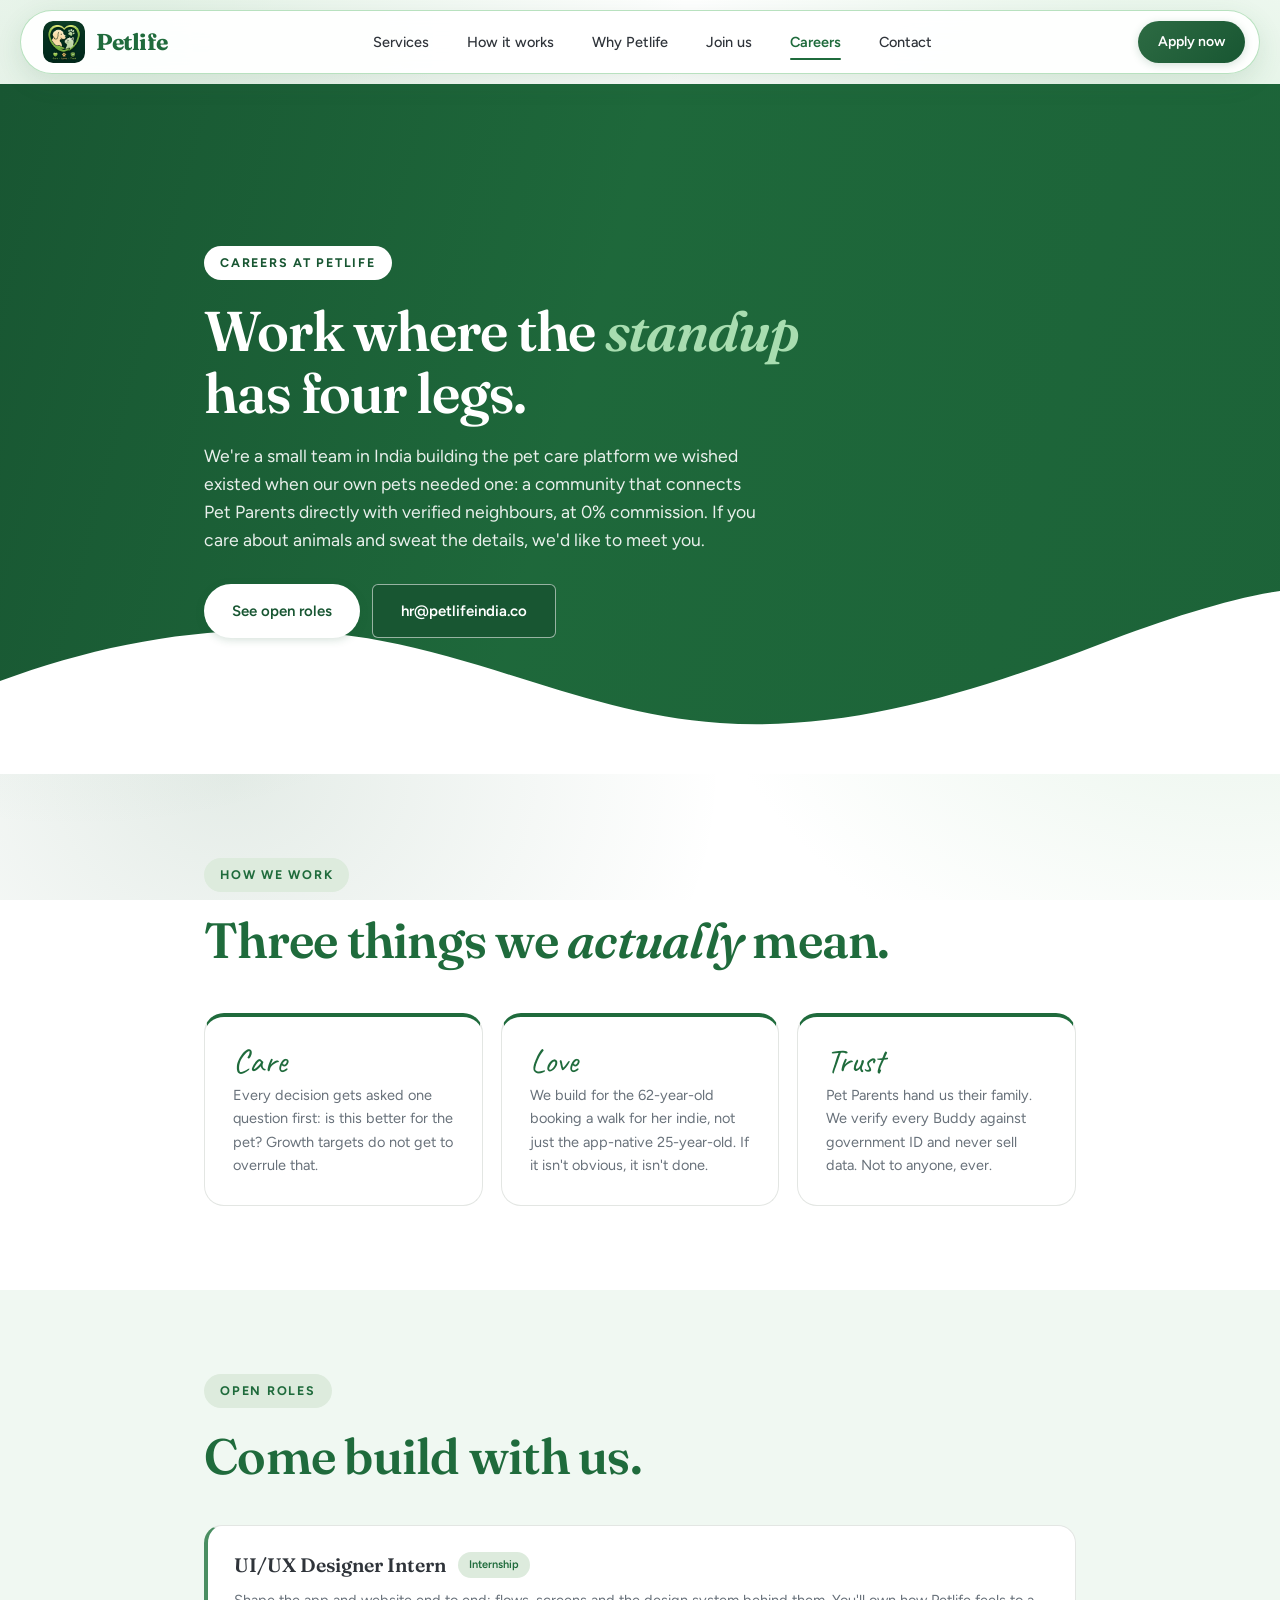
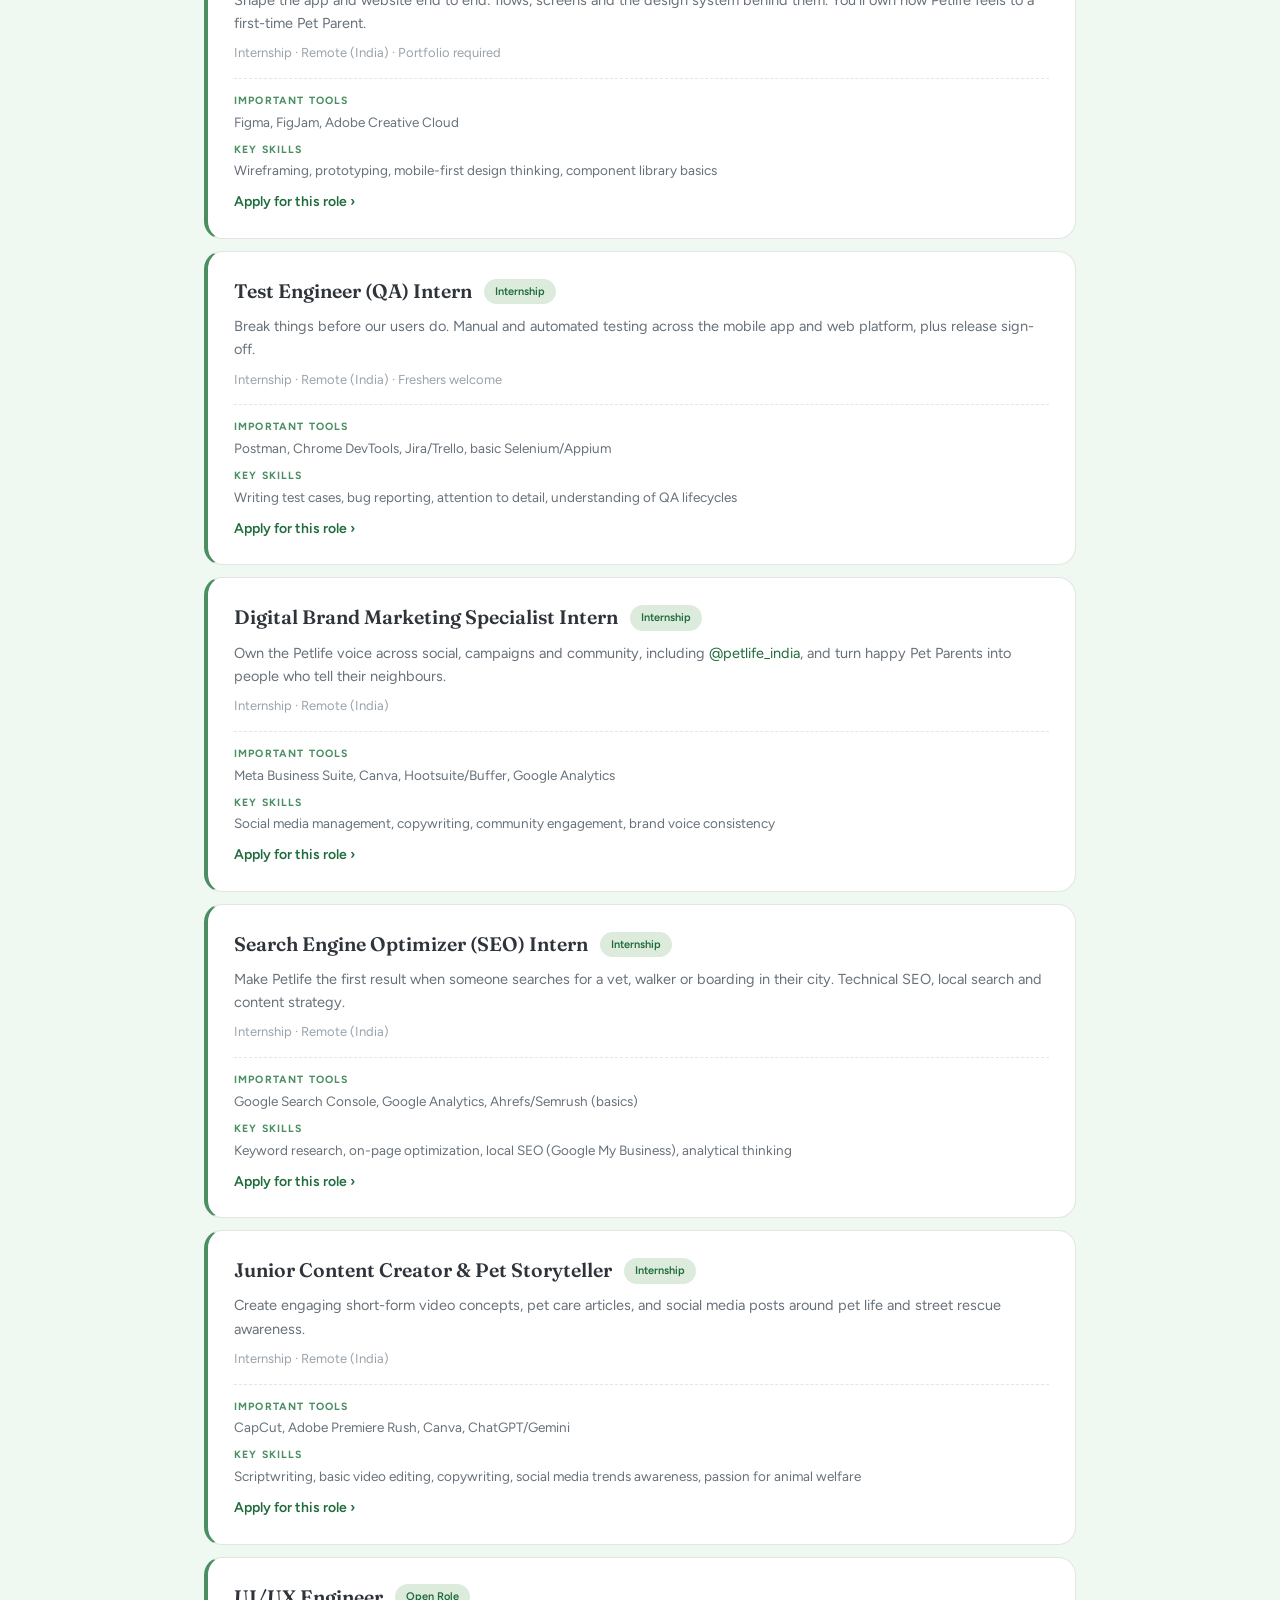
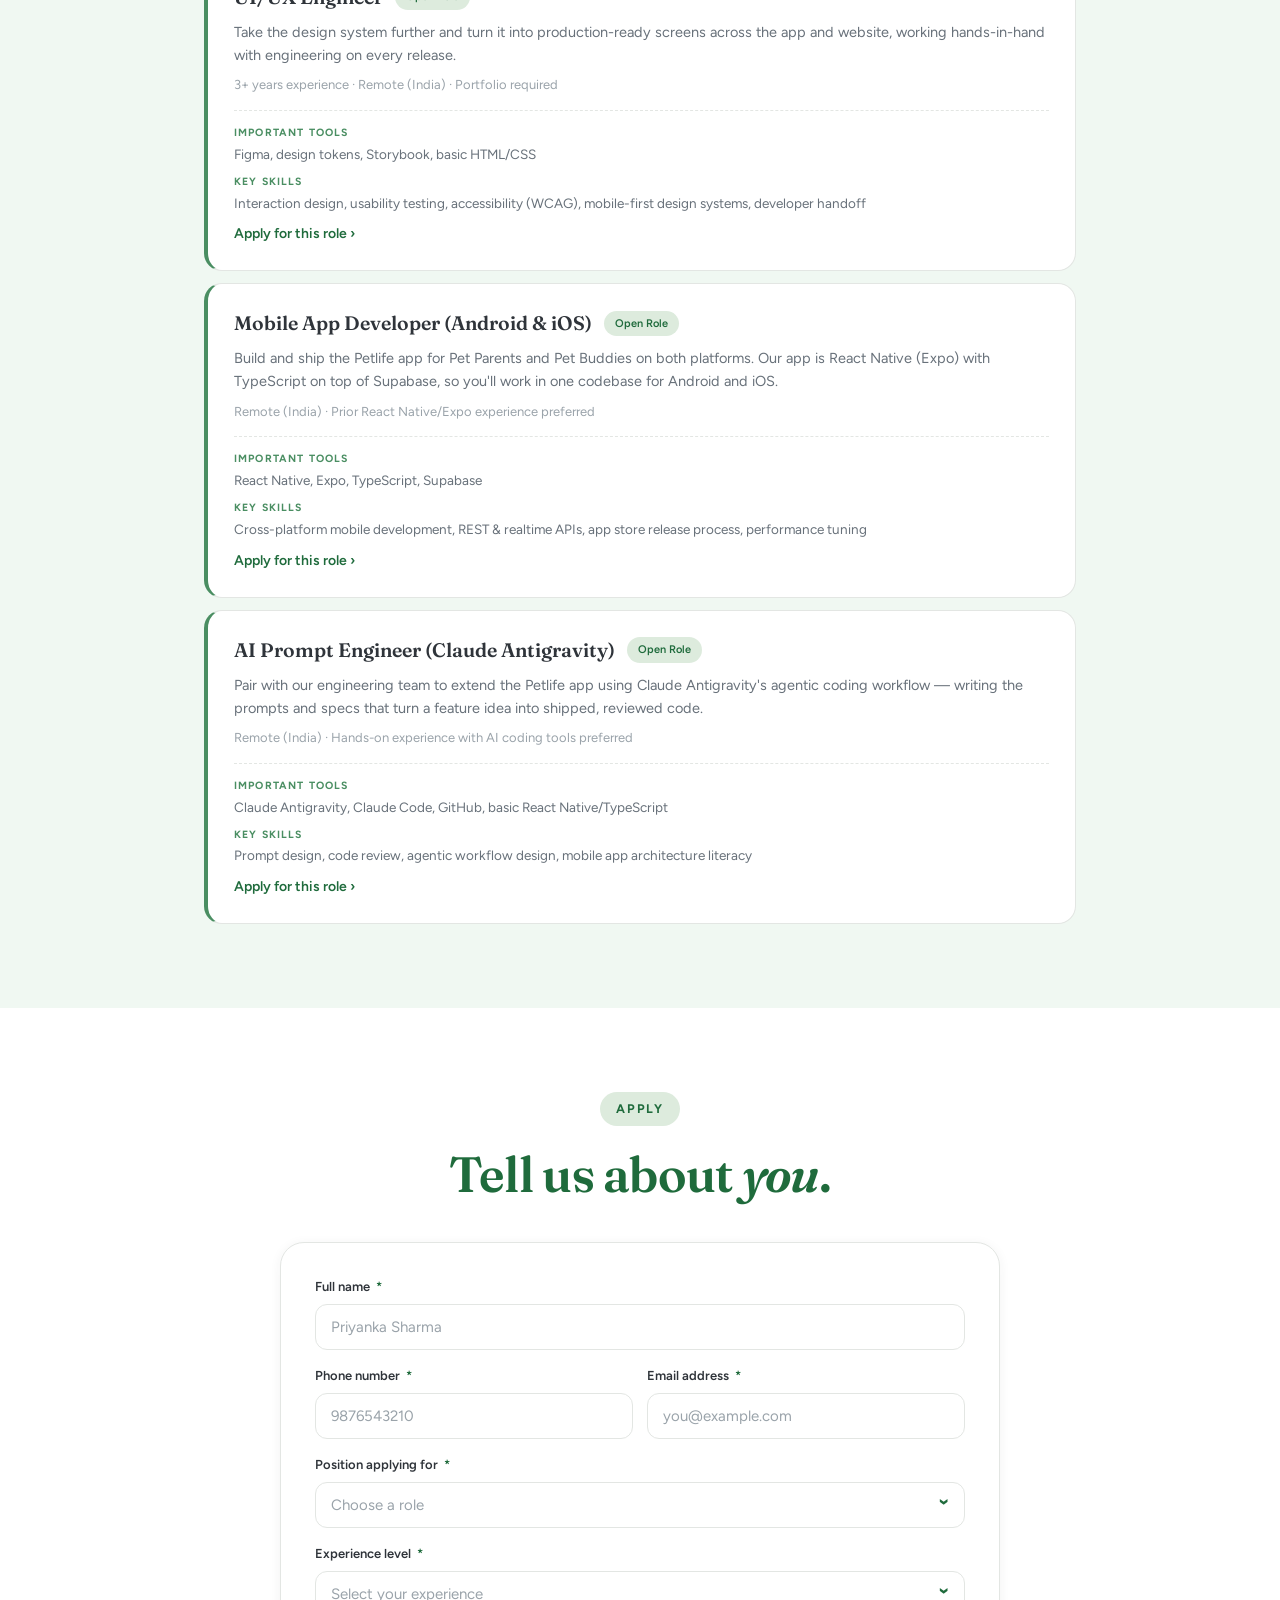
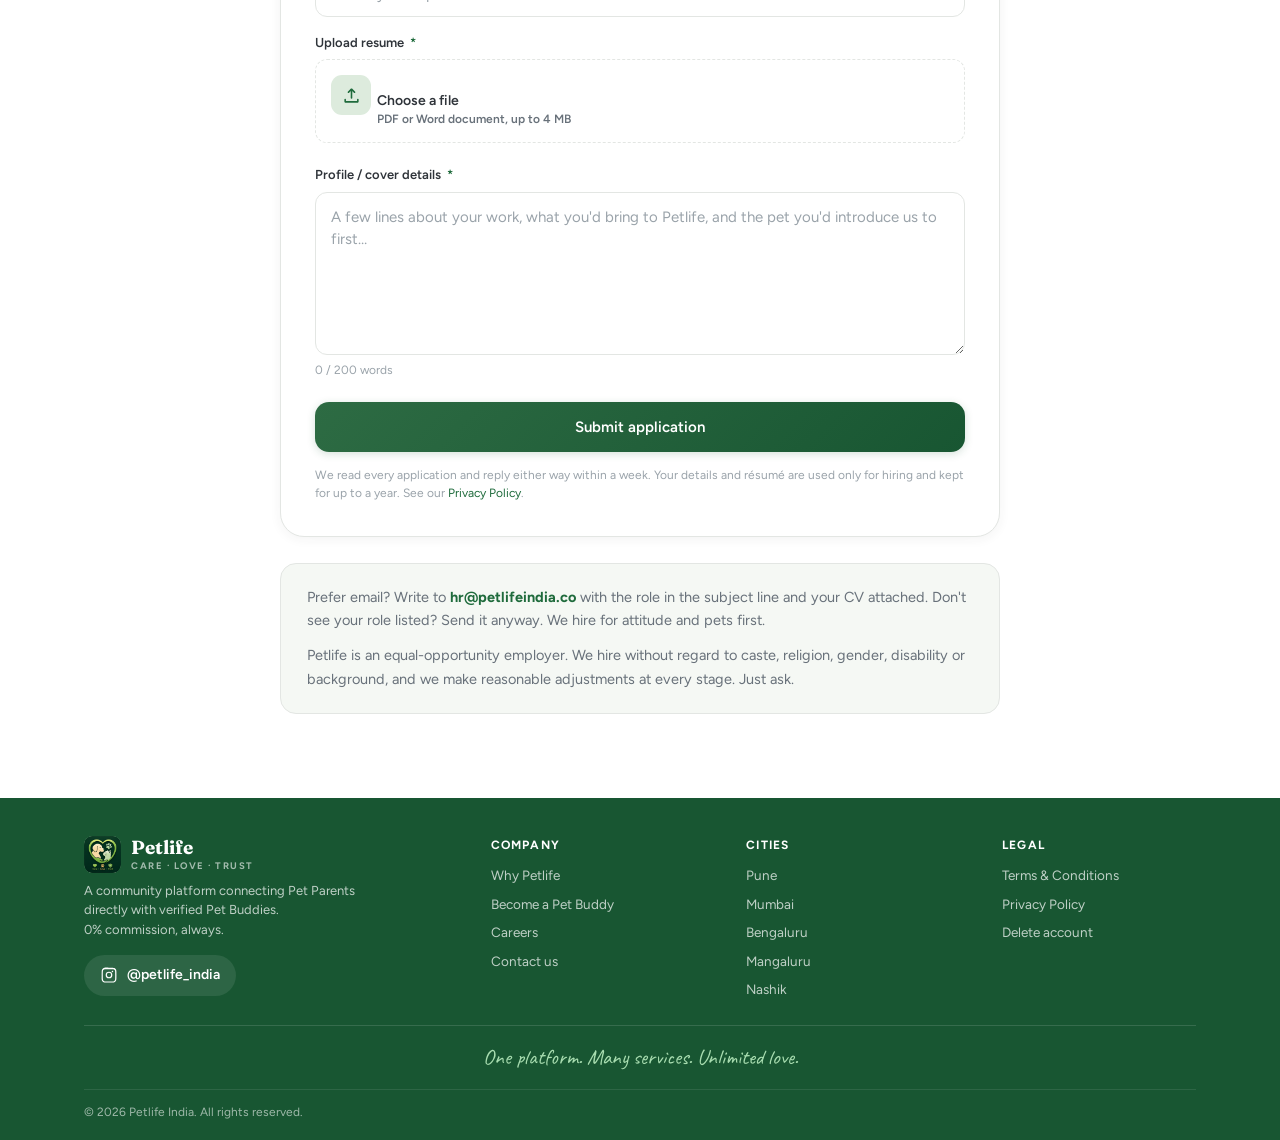
<file: Website/careers.html>
<!DOCTYPE html>
<html lang="en">
<head>
  <meta charset="UTF-8">
  <meta name="viewport" content="width=device-width, initial-scale=1.0">
  <title>Careers at Petlife India | Open Roles &amp; Internships</title>
  <meta name="description" content="Open roles and internships at Petlife: UI/UX, mobile development, AI prompt engineering, QA, marketing, SEO and content. Apply online.">
  <meta name="robots" content="index, follow">
  <link rel="canonical" href="https://petlifeindia.co/careers">
  <meta property="og:site_name" content="Petlife India">
  <meta property="og:title" content="Careers at Petlife India | Open Roles &amp; Internships">
  <meta property="og:description" content="Open roles at Petlife: UI/UX Engineer, Mobile App Developer, AI Prompt Engineer, plus internships in UI/UX Design, QA, Digital Brand Marketing, SEO and Content Creation. Apply in about two minutes.">
  <meta property="og:type" content="website">
  <meta property="og:url" content="https://petlifeindia.co/careers">
  <meta property="og:image" content="https://petlifeindia.co/petlife/logo.png">
  <meta property="og:locale" content="en_IN">
  <meta name="twitter:card" content="summary">
  <meta name="twitter:title" content="Careers at Petlife India | Open Roles &amp; Internships">
  <meta name="twitter:description" content="Open roles at Petlife: UI/UX Engineer, Mobile App Developer, AI Prompt Engineer, plus internships in UI/UX Design, QA, Digital Brand Marketing, SEO and Content Creation. Apply in about two minutes.">
  <meta name="twitter:image" content="https://petlifeindia.co/petlife/logo.png">
  <meta name="theme-color" content="#1F6B3C">
  <link rel="icon" href="/favicon.ico" sizes="any">
  <link rel="icon" type="image/png" sizes="48x48" href="/petlife/favicon-48.png">
  <link rel="icon" type="image/png" sizes="32x32" href="/petlife/favicon-32.png">
  <link rel="icon" type="image/png" sizes="16x16" href="/petlife/favicon-16.png">
  <link rel="apple-touch-icon" sizes="180x180" href="/petlife/apple-touch-icon.png">
  <link rel="manifest" href="/manifest.json">
  <link rel="preconnect" href="https://fonts.googleapis.com">
  <link rel="preconnect" href="https://fonts.gstatic.com" crossorigin>
  <link href="https://fonts.googleapis.com/css2?family=Fraunces:ital,opsz,wght@0,9..144,400;0,9..144,500;0,9..144,600;0,9..144,700;1,9..144,400;1,9..144,600&family=Figtree:wght@400;500;600;700;800&family=Caveat:wght@600;700&display=swap" rel="stylesheet">
  <link rel="stylesheet" href="css/styles.css?v=20261117">
  <!-- Google Jobs eligibility: one JobPosting per open role. Keep validThrough
       current and remove entries as roles close - Google drops expired postings
       and stale ones breach its job-posting policy. -->
  <script type="application/ld+json">
  [
    {
      "@context": "https://schema.org",
      "@type": "JobPosting",
      "title": "UI/UX Designer Intern",
      "description": "<p>Shape the app and website end to end: flows, screens and the design system behind them. You'll own how Petlife feels to a first-time Pet Parent.</p><p><strong>Important tools:</strong> Figma, FigJam, Adobe Creative Cloud</p><p><strong>Key skills:</strong> Wireframing, prototyping, mobile-first design thinking, component library basics</p>",
      "identifier": {
        "@type": "PropertyValue",
        "name": "Petlife",
        "value": "ui_ux_designer"
      },
      "datePosted": "2026-07-28",
      "validThrough": "2027-01-31",
      "employmentType": "INTERN",
      "hiringOrganization": {
        "@type": "Organization",
        "name": "Petlife",
        "sameAs": "https://petlifeindia.co",
        "logo": "https://petlifeindia.co/petlife/logo.png",
        "address": {
          "@type": "PostalAddress",
          "streetAddress": "Plot No. 97, Ulwe",
          "addressLocality": "Navi Mumbai",
          "addressRegion": "Maharashtra",
          "postalCode": "410206",
          "addressCountry": "IN"
        }
      },
      "url": "https://petlifeindia.co/careers",
      "directApply": true,
      "jobLocationType": "TELECOMMUTE",
      "applicantLocationRequirements": {
        "@type": "Country",
        "name": "India"
      },
      "experienceRequirements": "Internship. Portfolio required."
    },
    {
      "@context": "https://schema.org",
      "@type": "JobPosting",
      "title": "Test Engineer (QA) Intern",
      "description": "<p>Break things before our users do. Manual and automated testing across the mobile app and web platform, plus release sign-off. Freshers welcome.</p><p><strong>Important tools:</strong> Postman, Chrome DevTools, Jira/Trello, basic Selenium/Appium</p><p><strong>Key skills:</strong> Writing test cases, bug reporting, attention to detail, understanding of QA lifecycles</p>",
      "identifier": {
        "@type": "PropertyValue",
        "name": "Petlife",
        "value": "test_engineer"
      },
      "datePosted": "2026-07-28",
      "validThrough": "2027-01-31",
      "employmentType": "INTERN",
      "hiringOrganization": {
        "@type": "Organization",
        "name": "Petlife",
        "sameAs": "https://petlifeindia.co",
        "logo": "https://petlifeindia.co/petlife/logo.png",
        "address": {
          "@type": "PostalAddress",
          "streetAddress": "Plot No. 97, Ulwe",
          "addressLocality": "Navi Mumbai",
          "addressRegion": "Maharashtra",
          "postalCode": "410206",
          "addressCountry": "IN"
        }
      },
      "url": "https://petlifeindia.co/careers",
      "directApply": true,
      "jobLocationType": "TELECOMMUTE",
      "applicantLocationRequirements": {
        "@type": "Country",
        "name": "India"
      },
      "experienceRequirements": "Internship. Freshers welcome."
    },
    {
      "@context": "https://schema.org",
      "@type": "JobPosting",
      "title": "Digital Brand Marketing Specialist Intern",
      "description": "<p>Own the Petlife voice across social, campaigns and community, and turn happy Pet Parents into people who tell their neighbours.</p><p><strong>Important tools:</strong> Meta Business Suite, Canva, Hootsuite/Buffer, Google Analytics</p><p><strong>Key skills:</strong> Social media management, copywriting, community engagement, brand voice consistency</p>",
      "identifier": {
        "@type": "PropertyValue",
        "name": "Petlife",
        "value": "digital_brand_marketing"
      },
      "datePosted": "2026-07-28",
      "validThrough": "2027-01-31",
      "employmentType": "INTERN",
      "hiringOrganization": {
        "@type": "Organization",
        "name": "Petlife",
        "sameAs": "https://petlifeindia.co",
        "logo": "https://petlifeindia.co/petlife/logo.png",
        "address": {
          "@type": "PostalAddress",
          "streetAddress": "Plot No. 97, Ulwe",
          "addressLocality": "Navi Mumbai",
          "addressRegion": "Maharashtra",
          "postalCode": "410206",
          "addressCountry": "IN"
        }
      },
      "url": "https://petlifeindia.co/careers",
      "directApply": true,
      "jobLocationType": "TELECOMMUTE",
      "applicantLocationRequirements": {
        "@type": "Country",
        "name": "India"
      },
      "experienceRequirements": "Internship."
    },
    {
      "@context": "https://schema.org",
      "@type": "JobPosting",
      "title": "Search Engine Optimizer (SEO) Intern",
      "description": "<p>Make Petlife the first result when someone searches for a vet, walker or boarding in their city. Technical SEO, local search and content strategy.</p><p><strong>Important tools:</strong> Google Search Console, Google Analytics, Ahrefs/Semrush (basics)</p><p><strong>Key skills:</strong> Keyword research, on-page optimization, local SEO (Google Business Profile), analytical thinking</p>",
      "identifier": {
        "@type": "PropertyValue",
        "name": "Petlife",
        "value": "seo"
      },
      "datePosted": "2026-07-28",
      "validThrough": "2027-01-31",
      "employmentType": "INTERN",
      "hiringOrganization": {
        "@type": "Organization",
        "name": "Petlife",
        "sameAs": "https://petlifeindia.co",
        "logo": "https://petlifeindia.co/petlife/logo.png",
        "address": {
          "@type": "PostalAddress",
          "streetAddress": "Plot No. 97, Ulwe",
          "addressLocality": "Navi Mumbai",
          "addressRegion": "Maharashtra",
          "postalCode": "410206",
          "addressCountry": "IN"
        }
      },
      "url": "https://petlifeindia.co/careers",
      "directApply": true,
      "jobLocationType": "TELECOMMUTE",
      "applicantLocationRequirements": {
        "@type": "Country",
        "name": "India"
      },
      "experienceRequirements": "Internship."
    },
    {
      "@context": "https://schema.org",
      "@type": "JobPosting",
      "title": "Junior Content Creator & Pet Storyteller",
      "description": "<p>Create engaging short-form video concepts, pet care articles, and social media posts around pet life and street rescue awareness.</p><p><strong>Important tools:</strong> CapCut, Adobe Premiere Rush, Canva, ChatGPT/Gemini</p><p><strong>Key skills:</strong> Scriptwriting, basic video editing, copywriting, social media trends awareness, passion for animal welfare</p>",
      "identifier": {
        "@type": "PropertyValue",
        "name": "Petlife",
        "value": "content_creator"
      },
      "datePosted": "2026-07-28",
      "validThrough": "2027-01-31",
      "employmentType": "INTERN",
      "hiringOrganization": {
        "@type": "Organization",
        "name": "Petlife",
        "sameAs": "https://petlifeindia.co",
        "logo": "https://petlifeindia.co/petlife/logo.png",
        "address": {
          "@type": "PostalAddress",
          "streetAddress": "Plot No. 97, Ulwe",
          "addressLocality": "Navi Mumbai",
          "addressRegion": "Maharashtra",
          "postalCode": "410206",
          "addressCountry": "IN"
        }
      },
      "url": "https://petlifeindia.co/careers",
      "directApply": true,
      "jobLocationType": "TELECOMMUTE",
      "applicantLocationRequirements": {
        "@type": "Country",
        "name": "India"
      },
      "experienceRequirements": "Internship."
    },
    {
      "@context": "https://schema.org",
      "@type": "JobPosting",
      "title": "UI/UX Engineer",
      "description": "<p>Take the design system further and turn it into production-ready screens across the app and website, working hands-in-hand with engineering on every release. 3+ years of experience; portfolio required.</p><p><strong>Important tools:</strong> Figma, design tokens, Storybook, basic HTML/CSS</p><p><strong>Key skills:</strong> Interaction design, usability testing, accessibility (WCAG), mobile-first design systems, developer handoff</p>",
      "identifier": {
        "@type": "PropertyValue",
        "name": "Petlife",
        "value": "ui_ux_engineer"
      },
      "datePosted": "2026-07-28",
      "validThrough": "2027-01-31",
      "employmentType": "FULL_TIME",
      "hiringOrganization": {
        "@type": "Organization",
        "name": "Petlife",
        "sameAs": "https://petlifeindia.co",
        "logo": "https://petlifeindia.co/petlife/logo.png",
        "address": {
          "@type": "PostalAddress",
          "streetAddress": "Plot No. 97, Ulwe",
          "addressLocality": "Navi Mumbai",
          "addressRegion": "Maharashtra",
          "postalCode": "410206",
          "addressCountry": "IN"
        }
      },
      "url": "https://petlifeindia.co/careers",
      "directApply": true,
      "jobLocationType": "TELECOMMUTE",
      "applicantLocationRequirements": {
        "@type": "Country",
        "name": "India"
      },
      "experienceRequirements": "3+ years of professional UI/UX experience. Portfolio required."
    },
    {
      "@context": "https://schema.org",
      "@type": "JobPosting",
      "title": "Mobile App Developer (Android & iOS)",
      "description": "<p>Build and ship the Petlife app for Pet Parents and Pet Buddies on both platforms. Our app is React Native (Expo) with TypeScript on top of Supabase, so you'll work in one codebase for Android and iOS. Prior React Native/Expo experience preferred.</p><p><strong>Important tools:</strong> React Native, Expo, TypeScript, Supabase</p><p><strong>Key skills:</strong> Cross-platform mobile development, REST & realtime APIs, app store release process, performance tuning</p>",
      "identifier": {
        "@type": "PropertyValue",
        "name": "Petlife",
        "value": "mobile_developer"
      },
      "datePosted": "2026-07-28",
      "validThrough": "2027-01-31",
      "employmentType": "FULL_TIME",
      "hiringOrganization": {
        "@type": "Organization",
        "name": "Petlife",
        "sameAs": "https://petlifeindia.co",
        "logo": "https://petlifeindia.co/petlife/logo.png",
        "address": {
          "@type": "PostalAddress",
          "streetAddress": "Plot No. 97, Ulwe",
          "addressLocality": "Navi Mumbai",
          "addressRegion": "Maharashtra",
          "postalCode": "410206",
          "addressCountry": "IN"
        }
      },
      "url": "https://petlifeindia.co/careers",
      "directApply": true,
      "jobLocationType": "TELECOMMUTE",
      "applicantLocationRequirements": {
        "@type": "Country",
        "name": "India"
      },
      "experienceRequirements": "Prior React Native / Expo experience preferred."
    },
    {
      "@context": "https://schema.org",
      "@type": "JobPosting",
      "title": "AI Prompt Engineer (Claude Antigravity)",
      "description": "<p>Pair with our engineering team to extend the Petlife app using Claude Antigravity's agentic coding workflow - writing the prompts and specs that turn a feature idea into shipped, reviewed code. Hands-on experience with AI coding tools preferred.</p><p><strong>Important tools:</strong> Claude Antigravity, Claude Code, GitHub, basic React Native/TypeScript</p><p><strong>Key skills:</strong> Prompt design, code review, agentic workflow design, mobile app architecture literacy</p>",
      "identifier": {
        "@type": "PropertyValue",
        "name": "Petlife",
        "value": "prompt_engineer_ai"
      },
      "datePosted": "2026-07-28",
      "validThrough": "2027-01-31",
      "employmentType": "FULL_TIME",
      "hiringOrganization": {
        "@type": "Organization",
        "name": "Petlife",
        "sameAs": "https://petlifeindia.co",
        "logo": "https://petlifeindia.co/petlife/logo.png",
        "address": {
          "@type": "PostalAddress",
          "streetAddress": "Plot No. 97, Ulwe",
          "addressLocality": "Navi Mumbai",
          "addressRegion": "Maharashtra",
          "postalCode": "410206",
          "addressCountry": "IN"
        }
      },
      "url": "https://petlifeindia.co/careers",
      "directApply": true,
      "jobLocationType": "TELECOMMUTE",
      "applicantLocationRequirements": {
        "@type": "Country",
        "name": "India"
      },
      "experienceRequirements": "Hands-on experience with AI coding tools preferred."
    }
  ]
  </script>
</head>
<body>
  <header class="nav is-solid" id="nav">
    <div class="nav__inner">
      <a href="/" class="nav__logo" aria-label="Petlife home">
        <img src="petlife/logo.png" alt="" width="42" height="42">
        <span class="nav__logo-text">Petlife</span>
      </a>
      <nav class="nav__links" id="navLinks" aria-label="Main">
        <a href="/#services">Services</a>
        <a href="/#how">How it works</a>
        <a href="/#why">Why Petlife</a>
        <a href="/#join">Join us</a>
        <a href="/careers" aria-current="page">Careers</a>
        <a href="/#contact">Contact</a>
      </nav>
      <div class="nav__actions">
        <a href="#apply" class="btn btn--primary btn--sm">Apply now</a>
        <button class="nav__burger" id="navBurger" aria-label="Open menu" aria-expanded="false">
          <span></span><span></span><span></span>
        </button>
      </div>
    </div>
  </header>

  <main>

    <!-- ======================= PAGE HERO ======================= -->
    <section class="page-hero page-hero--photo">
      <div class="page-hero__media" aria-hidden="true"></div>
      <svg class="deco__wave" viewBox="0 0 1440 190" preserveAspectRatio="none" fill="currentColor" aria-hidden="true"><path d="M0 96c140-46 286-64 430-40 132 22 244 74 380 82 148 9 292-33 428-79 76-26 148-46 202-53v184H0Z"/></svg>
      <div class="container container--mid">
        <p class="eyebrow reveal">Careers at Petlife</p>
        <h1 class="page-hero__title reveal">Work where the <em>standup</em><br>has four legs.</h1>
        <p class="page-hero__sub reveal">
          We're a small team in India building the pet care platform we wished existed
          when our own pets needed one: a community that connects Pet Parents directly
          with verified neighbours, at 0% commission. If you care about animals and
          sweat the details, we'd like to meet you.
        </p>
        <div class="page-hero__ctas reveal">
          <a href="#roles" class="btn btn--primary">See open roles</a>
          <a href="mailto:hr@petlifeindia.co" class="btn btn--outline">hr@petlifeindia.co</a>
        </div>
      </div>
    </section>

    <!-- ======================= VALUES ======================= -->
    <section class="section section--tight">
      <div class="container container--mid">
        <p class="eyebrow reveal">How we work</p>
        <h2 class="section__title section__title--wide reveal">Three things we <em>actually</em> mean.</h2>

        <div class="values">
          <article class="value reveal">
            <span class="value__word">Care</span>
            <p>Every decision gets asked one question first: is this better for the pet? Growth targets do not get to overrule that.</p>
          </article>
          <article class="value reveal">
            <span class="value__word">Love</span>
            <p>We build for the 62-year-old booking a walk for her indie, not just the app-native 25-year-old. If it isn't obvious, it isn't done.</p>
          </article>
          <article class="value reveal">
            <span class="value__word">Trust</span>
            <p>Pet Parents hand us their family. We verify every Buddy against government ID and never sell data. Not to anyone, ever.</p>
          </article>
        </div>
      </div>
    </section>

    <!-- ======================= OPEN ROLES ======================= -->
    <section class="section section--tight section--surface" id="roles">
      <div class="container container--mid">
        <p class="eyebrow reveal">Open roles</p>
        <h2 class="section__title reveal">Come build with us.</h2>
        <div class="roles reveal">
          <article class="role">
            <div class="role__head">
              <h3>UI/UX Designer Intern</h3>
              <span class="badge badge--green">Internship</span>
            </div>
            <p>Shape the app and website end to end: flows, screens and the design system behind them. You'll own how Petlife feels to a first-time Pet Parent.</p>
            <p class="role__meta">Internship · Remote (India) · Portfolio required</p>
            <dl class="role__specs">
              <div><dt>Important tools</dt><dd>Figma, FigJam, Adobe Creative Cloud</dd></div>
              <div><dt>Key skills</dt><dd>Wireframing, prototyping, mobile-first design thinking, component library basics</dd></div>
            </dl>
            <button type="button" class="role__apply" data-apply="ui_ux_designer">Apply for this role ›</button>
          </article>

          <article class="role">
            <div class="role__head">
              <h3>Test Engineer (QA) Intern</h3>
              <span class="badge badge--green">Internship</span>
            </div>
            <p>Break things before our users do. Manual and automated testing across the mobile app and web platform, plus release sign-off.</p>
            <p class="role__meta">Internship · Remote (India) · Freshers welcome</p>
            <dl class="role__specs">
              <div><dt>Important tools</dt><dd>Postman, Chrome DevTools, Jira/Trello, basic Selenium/Appium</dd></div>
              <div><dt>Key skills</dt><dd>Writing test cases, bug reporting, attention to detail, understanding of QA lifecycles</dd></div>
            </dl>
            <button type="button" class="role__apply" data-apply="test_engineer">Apply for this role ›</button>
          </article>

          <article class="role">
            <div class="role__head">
              <h3>Digital Brand Marketing Specialist Intern</h3>
              <span class="badge badge--green">Internship</span>
            </div>
            <p>Own the Petlife voice across social, campaigns and community, including <a href="https://www.instagram.com/petlife_india" target="_blank" rel="noopener noreferrer">@petlife_india</a>, and turn happy Pet Parents into people who tell their neighbours.</p>
            <p class="role__meta">Internship · Remote (India)</p>
            <dl class="role__specs">
              <div><dt>Important tools</dt><dd>Meta Business Suite, Canva, Hootsuite/Buffer, Google Analytics</dd></div>
              <div><dt>Key skills</dt><dd>Social media management, copywriting, community engagement, brand voice consistency</dd></div>
            </dl>
            <button type="button" class="role__apply" data-apply="digital_brand_marketing">Apply for this role ›</button>
          </article>

          <article class="role">
            <div class="role__head">
              <h3>Search Engine Optimizer (SEO) Intern</h3>
              <span class="badge badge--green">Internship</span>
            </div>
            <p>Make Petlife the first result when someone searches for a vet, walker or boarding in their city. Technical SEO, local search and content strategy.</p>
            <p class="role__meta">Internship · Remote (India)</p>
            <dl class="role__specs">
              <div><dt>Important tools</dt><dd>Google Search Console, Google Analytics, Ahrefs/Semrush (basics)</dd></div>
              <div><dt>Key skills</dt><dd>Keyword research, on-page optimization, local SEO (Google My Business), analytical thinking</dd></div>
            </dl>
            <button type="button" class="role__apply" data-apply="seo">Apply for this role ›</button>
          </article>

          <article class="role">
            <div class="role__head">
              <h3>Junior Content Creator &amp; Pet Storyteller</h3>
              <span class="badge badge--green">Internship</span>
            </div>
            <p>Create engaging short-form video concepts, pet care articles, and social media posts around pet life and street rescue awareness.</p>
            <p class="role__meta">Internship · Remote (India)</p>
            <dl class="role__specs">
              <div><dt>Important tools</dt><dd>CapCut, Adobe Premiere Rush, Canva, ChatGPT/Gemini</dd></div>
              <div><dt>Key skills</dt><dd>Scriptwriting, basic video editing, copywriting, social media trends awareness, passion for animal welfare</dd></div>
            </dl>
            <button type="button" class="role__apply" data-apply="content_creator">Apply for this role ›</button>
          </article>

          <article class="role">
            <div class="role__head">
              <h3>UI/UX Engineer</h3>
              <span class="badge badge--green">Open Role</span>
            </div>
            <p>Take the design system further and turn it into production-ready screens across the app and website, working hands-in-hand with engineering on every release.</p>
            <p class="role__meta">3+ years experience · Remote (India) · Portfolio required</p>
            <dl class="role__specs">
              <div><dt>Important tools</dt><dd>Figma, design tokens, Storybook, basic HTML/CSS</dd></div>
              <div><dt>Key skills</dt><dd>Interaction design, usability testing, accessibility (WCAG), mobile-first design systems, developer handoff</dd></div>
            </dl>
            <button type="button" class="role__apply" data-apply="ui_ux_engineer">Apply for this role ›</button>
          </article>

          <article class="role">
            <div class="role__head">
              <h3>Mobile App Developer (Android &amp; iOS)</h3>
              <span class="badge badge--green">Open Role</span>
            </div>
            <p>Build and ship the Petlife app for Pet Parents and Pet Buddies on both platforms. Our app is React Native (Expo) with TypeScript on top of Supabase, so you'll work in one codebase for Android and iOS.</p>
            <p class="role__meta">Remote (India) · Prior React Native/Expo experience preferred</p>
            <dl class="role__specs">
              <div><dt>Important tools</dt><dd>React Native, Expo, TypeScript, Supabase</dd></div>
              <div><dt>Key skills</dt><dd>Cross-platform mobile development, REST &amp; realtime APIs, app store release process, performance tuning</dd></div>
            </dl>
            <button type="button" class="role__apply" data-apply="mobile_developer">Apply for this role ›</button>
          </article>

          <article class="role">
            <div class="role__head">
              <h3>AI Prompt Engineer (Claude Antigravity)</h3>
              <span class="badge badge--green">Open Role</span>
            </div>
            <p>Pair with our engineering team to extend the Petlife app using Claude Antigravity's agentic coding workflow — writing the prompts and specs that turn a feature idea into shipped, reviewed code.</p>
            <p class="role__meta">Remote (India) · Hands-on experience with AI coding tools preferred</p>
            <dl class="role__specs">
              <div><dt>Important tools</dt><dd>Claude Antigravity, Claude Code, GitHub, basic React Native/TypeScript</dd></div>
              <div><dt>Key skills</dt><dd>Prompt design, code review, agentic workflow design, mobile app architecture literacy</dd></div>
            </dl>
            <button type="button" class="role__apply" data-apply="prompt_engineer_ai">Apply for this role ›</button>
          </article>
        </div>
      </div>
    </section>

    <!-- ======================= APPLICATION FORM ======================= -->
    <section class="section section--tight" id="apply">
      <div class="container">
        <div class="apply-wrap">
          <p class="eyebrow eyebrow--center reveal">Apply</p>
          <h2 class="section__title section__title--center reveal">Tell us about <em>you</em>.</h2>

          <form class="form-card reveal" id="careerForm" novalidate style="margin-top:40px">
            <div class="field">
              <label for="j-name">Full name <span aria-hidden="true">*</span></label>
              <input type="text" id="j-name" name="name" autocomplete="name" required maxlength="80" placeholder="Priyanka Sharma">
              <p class="field__error" data-error-for="j-name"></p>
            </div>

            <div class="field-row">
              <div class="field">
                <label for="j-phone">Phone number <span aria-hidden="true">*</span></label>
                <input type="tel" id="j-phone" name="phone" autocomplete="tel" required maxlength="10" minlength="10" inputmode="numeric" pattern="[0-9]{10}" placeholder="9876543210">
                <p class="field__error" data-error-for="j-phone"></p>
              </div>
              <div class="field">
                <label for="j-email">Email address <span aria-hidden="true">*</span></label>
                <input type="email" id="j-email" name="email" autocomplete="email" required maxlength="80" placeholder="you@example.com">
                <p class="field__error" data-error-for="j-email"></p>
              </div>
            </div>

            <div class="field">
              <label for="j-position">Position applying for <span aria-hidden="true">*</span></label>
              <div class="select-wrap">
                <select id="j-position" name="position" required>
                  <option value="" selected disabled>Choose a role</option>
                  <option value="ui_ux_designer">UI/UX Designer Intern</option>
                  <option value="test_engineer">Test Engineer (QA) Intern</option>
                  <option value="digital_brand_marketing">Digital Brand Marketing Specialist Intern</option>
                  <option value="seo">Search Engine Optimizer (SEO) Intern</option>
                  <option value="content_creator">Junior Content Creator &amp; Pet Storyteller</option>
                  <option value="ui_ux_engineer">UI/UX Engineer</option>
                  <option value="mobile_developer">Mobile App Developer (Android &amp; iOS)</option>
                  <option value="prompt_engineer_ai">AI Prompt Engineer (Claude Antigravity)</option>
                </select>
              </div>
              <p class="field__error" data-error-for="j-position"></p>
            </div>

            <div class="field">
              <label for="j-experience">Experience level <span aria-hidden="true">*</span></label>
              <div class="select-wrap">
                <select id="j-experience" name="experience_level" required>
                  <option value="" selected disabled>Select your experience</option>
                  <option value="fresher">Fresher</option>
                  <option value="lt3">Less than 3 years</option>
                  <option value="3to6">3 to 6 years</option>
                  <option value="6to10">6 to 10 years</option>
                  <option value="10plus">10+ years</option>
                </select>
              </div>
              <p class="field__error" data-error-for="j-experience"></p>
            </div>

            <div class="field">
              <label for="j-resume">Upload resume <span aria-hidden="true">*</span></label>
              <label class="filedrop" id="fileDrop" for="j-resume">
                <span class="filedrop__ico" aria-hidden="true">
                  <svg viewBox="0 0 24 24" width="19" height="19" fill="currentColor"><path d="M12 3a1 1 0 0 1 .7.3l4 4a1 1 0 0 1-1.4 1.4L13 6.4V15a1 1 0 0 1-2 0V6.4L8.7 8.7a1 1 0 0 1-1.4-1.4l4-4A1 1 0 0 1 12 3ZM4 16a1 1 0 0 1 1 1v2h14v-2a1 1 0 1 1 2 0v3a1 1 0 0 1-1 1H4a1 1 0 0 1-1-1v-3a1 1 0 0 1 1-1Z"/></svg>
                </span>
                <span class="filedrop__text">
                  <strong id="fileName">Choose a file</strong>
                  <span id="fileHint">PDF or Word document, up to 4 MB</span>
                </span>
                <input type="file" id="j-resume" name="resume" accept=".pdf,.doc,.docx,application/pdf,application/msword,application/vnd.openxmlformats-officedocument.wordprocessingml.document" required>
              </label>
              <p class="field__error" data-error-for="j-resume"></p>
            </div>

            <div class="field">
              <label for="j-cover">Profile / cover details <span aria-hidden="true">*</span></label>
              <textarea id="j-cover" name="cover_note" rows="6" required placeholder="A few lines about your work, what you'd bring to Petlife, and the pet you'd introduce us to first…"></textarea>
              <p class="field__hint" id="wordCount">0 / 200 words</p>
              <p class="field__error" data-error-for="j-cover"></p>
            </div>

            <input type="text" name="company" class="honeypot" tabindex="-1" autocomplete="off" aria-hidden="true">

            <button type="submit" class="btn btn--primary btn--full">Submit application</button>
            <p class="form-card__status" data-status role="status" aria-live="polite"></p>
            <p class="form-card__fine">We read every application and reply either way within a week. Your details and résumé are used only for hiring and kept for up to a year. See our <a href="/privacy">Privacy Policy</a>.</p>
          </form>

          <div class="apply-note reveal">
            <p>Prefer email? Write to <strong><a href="mailto:hr@petlifeindia.co">hr@petlifeindia.co</a></strong>
              with the role in the subject line and your CV attached. Don't see your role listed?
              Send it anyway. We hire for attitude and pets first.</p>
            <p style="margin-top:12px">Petlife is an equal-opportunity employer. We hire without regard to
              caste, religion, gender, disability or background, and we make reasonable
              adjustments at every stage. Just ask.</p>
          </div>
        </div>
      </div>
    </section>
  </main>

  <!-- ======================= FOOTER ======================= -->
  <footer class="footer">
    <div class="container">
      <div class="footer__top">
        <div class="footer__brand">
          <div class="footer__logo">
            <img src="petlife/logo.png" alt="" width="46" height="46" loading="lazy" decoding="async">
            <span>Petlife<em>Care · Love · Trust</em></span>
          </div>
          <p>A community platform connecting Pet Parents<br>directly with verified Pet Buddies.<br>0% commission, always.</p>
          <div class="footer__social">
            <a href="https://www.instagram.com/petlife_india" target="_blank" rel="noopener noreferrer" aria-label="Petlife on Instagram">
              <svg viewBox="0 0 24 24" width="18" height="18" fill="currentColor" aria-hidden="true"><path d="M12 2.2c3.2 0 3.6 0 4.9.07 1.2.06 1.8.25 2.2.42.6.23 1 .5 1.4.94.44.43.71.84.94 1.4.17.44.36 1.05.42 2.2.06 1.3.07 1.7.07 4.9s0 3.6-.07 4.9c-.06 1.2-.25 1.8-.42 2.2-.23.6-.5 1-.94 1.4-.43.44-.84.71-1.4.94-.44.17-1.05.36-2.2.42-1.3.06-1.7.07-4.9.07s-3.6 0-4.9-.07c-1.2-.06-1.8-.25-2.2-.42-.6-.23-1-.5-1.4-.94-.44-.43-.71-.84-.94-1.4-.17-.44-.36-1.05-.42-2.2C2.2 15.6 2.2 15.2 2.2 12s0-3.6.07-4.9c.06-1.2.25-1.8.42-2.2.23-.6.5-1 .94-1.4.43-.44.84-.71 1.4-.94.44-.17 1.05-.36 2.2-.42C8.4 2.2 8.8 2.2 12 2.2Zm0 1.98c-3.15 0-3.5.01-4.73.07-.94.04-1.4.2-1.72.32-.35.14-.6.3-.86.56-.26.26-.42.5-.56.86-.13.33-.28.78-.32 1.72-.06 1.23-.07 1.58-.07 4.73s.01 3.5.07 4.73c.4.94.2 1.4.32 1.72.14.35.3.6.56.86.26.26.5.42.86.56.33.13.78.28 1.72.32 1.23.06 1.58.07 4.73.07s3.5-.01 4.73-.07c.94-.04 1.4-.2 1.72-.32.35-.14.6-.3.86-.56.26-.26.42-.5.56-.86.13-.33.28-.78.32-1.72.06-1.23.07-1.58.07-4.73s-.01-3.5-.07-4.73c-.04-.94-.2-1.4-.32-1.72a2.3 2.3 0 0 0-.56-.86 2.3 2.3 0 0 0-.86-.56c-.33-.13-.78-.28-1.72-.32-1.23-.06-1.58-.07-4.73-.07Zm0 3.37a4.45 4.45 0 1 1 0 8.9 4.45 4.45 0 0 1 0-8.9Zm0 7.34a2.89 2.89 0 1 0 0-5.78 2.89 2.89 0 0 0 0 5.78Zm5.67-7.54a1.04 1.04 0 1 1-2.08 0 1.04 1.04 0 0 1 2.08 0Z"/></svg>
              <span>@petlife_india</span>
            </a>
          </div>
        </div>
        <nav class="footer__col" aria-label="Company">
          <h4>Company</h4>
          <a href="/#why">Why Petlife</a>
          <a href="/#join">Become a Pet Buddy</a>
          <a href="/careers">Careers</a>
          <a href="/#contact">Contact us</a>
        </nav>
        <nav class="footer__col" aria-label="Cities">
          <h4>Cities</h4>
          <a href="/pet-services/pune">Pune</a>
          <a href="/pet-services/mumbai">Mumbai</a>
          <a href="/pet-services/bangalore">Bengaluru</a>
          <a href="/pet-services/mangaluru">Mangaluru</a>
          <a href="/pet-services/nashik">Nashik</a>
        </nav>
        <nav class="footer__col" aria-label="Legal">
          <h4>Legal</h4>
          <a href="/terms">Terms &amp; Conditions</a>
          <a href="/privacy">Privacy Policy</a>
          <a href="/delete-account">Delete account</a>
        </nav>
      </div>
      <p class="footer__script" aria-hidden="true">One platform. Many services. Unlimited love.</p>


      <div class="footer__bottom">
        <p>&copy; 2026 Petlife India. All rights reserved.</p>
      </div>
    </div>
  </footer>

  <script src="js/config.js?v=20261117"></script>
  <script src="js/main.js?v=20261117"></script>
</body>
</html>
</file>
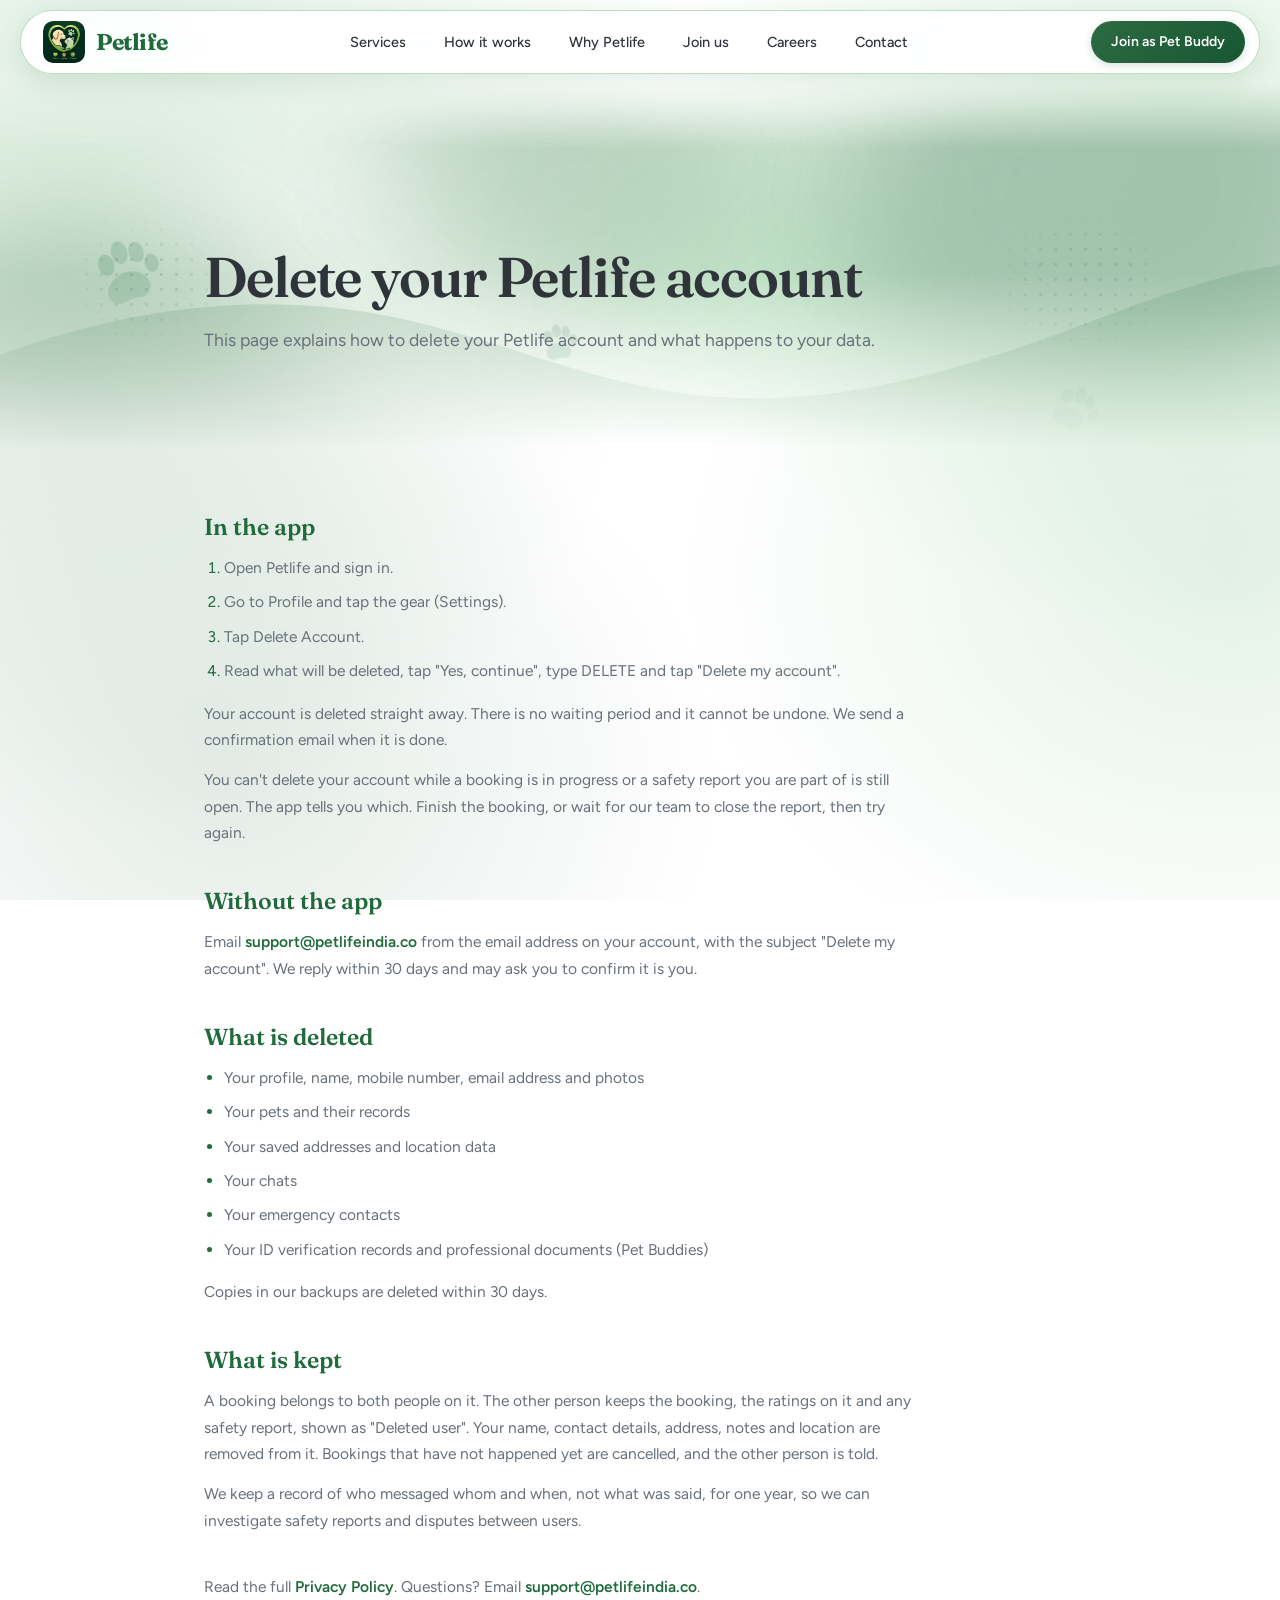
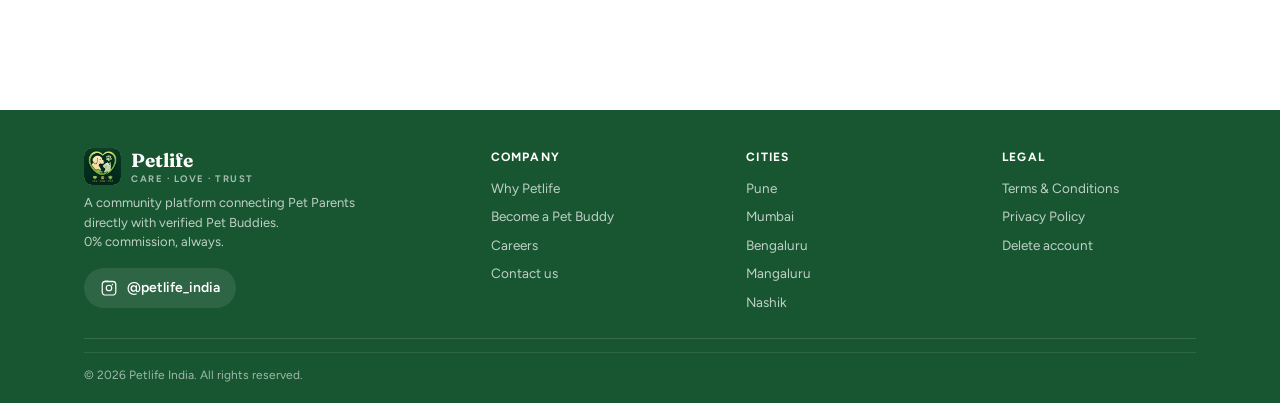
<file: Website/delete-account.html>
<!DOCTYPE html>
<html lang="en">
<head>
  <meta charset="UTF-8">
  <meta name="viewport" content="width=device-width, initial-scale=1.0">
  <title>Delete your Petlife account | Petlife India</title>
  <meta name="description" content="How to delete your Petlife account, in the app or by email, and what is deleted and kept.">
  <meta name="robots" content="index, follow">
  <link rel="canonical" href="https://petlifeindia.co/delete-account">
  <meta property="og:site_name" content="Petlife India">
  <meta property="og:title" content="Delete your Petlife account | Petlife India">
  <meta property="og:type" content="website">
  <meta property="og:url" content="https://petlifeindia.co/delete-account">
  <meta name="twitter:card" content="summary">
  <meta name="twitter:title" content="Delete your Petlife account | Petlife India">
  <meta name="twitter:description" content="How to delete your Petlife account, in the app or by email, and what is deleted and kept.">
  <meta name="twitter:image" content="https://petlifeindia.co/petlife/logo.png">
  <meta name="theme-color" content="#1F6B3C">
  <link rel="icon" href="/favicon.ico" sizes="any">
  <link rel="icon" type="image/png" sizes="48x48" href="/petlife/favicon-48.png">
  <link rel="icon" type="image/png" sizes="32x32" href="/petlife/favicon-32.png">
  <link rel="icon" type="image/png" sizes="16x16" href="/petlife/favicon-16.png">
  <link rel="apple-touch-icon" sizes="180x180" href="/petlife/apple-touch-icon.png">
  <link rel="manifest" href="/manifest.json">
  <link rel="preconnect" href="https://fonts.googleapis.com">
  <link rel="preconnect" href="https://fonts.gstatic.com" crossorigin>
  <link href="https://fonts.googleapis.com/css2?family=Fraunces:ital,opsz,wght@0,9..144,400;0,9..144,500;0,9..144,600;0,9..144,700;1,9..144,400;1,9..144,600&family=Figtree:wght@400;500;600;700;800&family=Caveat:wght@600;700&display=swap" rel="stylesheet">
  <link rel="stylesheet" href="css/styles.css?v=20261117">
</head>
<body>
  <header class="nav is-solid" id="nav">
    <div class="nav__inner">
      <a href="/" class="nav__logo" aria-label="Petlife home">
        <img src="petlife/logo.png" alt="" width="42" height="42">
        <span class="nav__logo-text">Petlife</span>
      </a>
      <nav class="nav__links" id="navLinks" aria-label="Main">
        <a href="/#services">Services</a>
        <a href="/#how">How it works</a>
        <a href="/#why">Why Petlife</a>
        <a href="/#join">Join us</a>
        <a href="/careers">Careers</a>
        <a href="/#contact">Contact</a>
      </nav>
      <div class="nav__actions">
        <a href="/#join" class="btn btn--primary btn--sm">Join as Pet Buddy</a>
        <button class="nav__burger" id="navBurger" aria-label="Open menu" aria-expanded="false">
          <span></span><span></span><span></span>
        </button>
      </div>
    </div>
  </header>

  <main>
    <section class="page-hero">
      <!-- Same decorative layer as the home hero, so every page header shares its greens. -->
      <div class="deco" aria-hidden="true">
        <span class="deco__wash"></span>
        <span class="deco__blob deco__blob--4"></span>
        <span class="deco__blob deco__blob--3"></span>
        <span class="deco__blob deco__blob--5"></span>
        <span class="deco__blob deco__blob--6"></span>
        <span class="deco__blob deco__blob--1"></span>
        <span class="deco__blob deco__blob--2"></span>
        <span class="deco__dots deco__dots--1"></span>
        <span class="deco__dots deco__dots--2"></span>
        <svg class="deco__paw deco__paw--1" viewBox="0 0 64 64" fill="currentColor"><ellipse cx="17" cy="20" rx="7" ry="9.5"/><ellipse cx="31" cy="13" rx="7" ry="10"/><ellipse cx="45" cy="17" rx="6.5" ry="9"/><ellipse cx="55" cy="30" rx="6" ry="8"/><path d="M31 31c8 0 15 5.4 17 12.2 1.9 6.4-2.6 12.3-9.2 12.6-3.9.2-6-1.3-9.5-1.3-3.4 0-5.6 1.6-9.4 1.3-6.6-.5-10.8-6.4-8.8-12.7C13.2 36.3 23 31 31 31Z"/></svg>
        <svg class="deco__paw deco__paw--2" viewBox="0 0 64 64" fill="currentColor"><ellipse cx="17" cy="20" rx="7" ry="9.5"/><ellipse cx="31" cy="13" rx="7" ry="10"/><ellipse cx="45" cy="17" rx="6.5" ry="9"/><ellipse cx="55" cy="30" rx="6" ry="8"/><path d="M31 31c8 0 15 5.4 17 12.2 1.9 6.4-2.6 12.3-9.2 12.6-3.9.2-6-1.3-9.5-1.3-3.4 0-5.6 1.6-9.4 1.3-6.6-.5-10.8-6.4-8.8-12.7C13.2 36.3 23 31 31 31Z"/></svg>
        <svg class="deco__paw deco__paw--3" viewBox="0 0 64 64" fill="currentColor"><ellipse cx="17" cy="20" rx="7" ry="9.5"/><ellipse cx="31" cy="13" rx="7" ry="10"/><ellipse cx="45" cy="17" rx="6.5" ry="9"/><ellipse cx="55" cy="30" rx="6" ry="8"/><path d="M31 31c8 0 15 5.4 17 12.2 1.9 6.4-2.6 12.3-9.2 12.6-3.9.2-6-1.3-9.5-1.3-3.4 0-5.6 1.6-9.4 1.3-6.6-.5-10.8-6.4-8.8-12.7C13.2 36.3 23 31 31 31Z"/></svg>
      </div>
      <svg class="deco__wave" viewBox="0 0 1440 190" preserveAspectRatio="none" fill="currentColor" aria-hidden="true"><path d="M0 96c140-46 286-64 430-40 132 22 244 74 380 82 148 9 292-33 428-79 76-26 148-46 202-53v184H0Z"/></svg>
      <div class="container container--mid">
        <h1 class="page-hero__title">Delete your Petlife account</h1>
        <p class="page-hero__sub page-hero__sub--wide">
          This page explains how to delete your Petlife account and what happens to your data.
        </p>
      </div>
    </section>

    <section class="legal">
      <div class="container container--mid">
          <div class="legal__body">

            <section id="in-the-app">
              <h2>In the app</h2>
              <ol>
              <li>Open Petlife and sign in.</li>
              <li>Go to Profile and tap the gear (Settings).</li>
              <li>Tap Delete Account.</li>
              <li>Read what will be deleted, tap "Yes, continue", type DELETE and tap "Delete my account".</li>
              </ol>
              <p>Your account is deleted straight away. There is no waiting period and it cannot be undone. We send a confirmation email when it is done.</p>
              <p>You can't delete your account while a booking is in progress or a safety report you are part of is still open. The app tells you which. Finish the booking, or wait for our team to close the report, then try again.</p>
            </section>

            <section id="without-the-app">
              <h2>Without the app</h2>
              <p>Email <a href="mailto:support@petlifeindia.co">support@petlifeindia.co</a> from the email address on your account, with the subject "Delete my account". We reply within 30 days and may ask you to confirm it is you.</p>
            </section>

            <section id="what-is-deleted">
              <h2>What is deleted</h2>
              <ul>
              <li>Your profile, name, mobile number, email address and photos</li>
              <li>Your pets and their records</li>
              <li>Your saved addresses and location data</li>
              <li>Your chats</li>
              <li>Your emergency contacts</li>
              <li>Your ID verification records and professional documents (Pet Buddies)</li>
              </ul>
              <p>Copies in our backups are deleted within 30 days.</p>
            </section>

            <section id="what-is-kept">
              <h2>What is kept</h2>
              <p>A booking belongs to both people on it. The other person keeps the booking, the ratings on it and any safety report, shown as "Deleted user". Your name, contact details, address, notes and location are removed from it. Bookings that have not happened yet are cancelled, and the other person is told.</p>
              <p>We keep a record of who messaged whom and when, not what was said, for one year, so we can investigate safety reports and disputes between users.</p>
            </section>

            <p>Read the full <a href="/privacy">Privacy Policy</a>. Questions? Email <a href="mailto:support@petlifeindia.co">support@petlifeindia.co</a>.</p>

          </div>
      </div>
    </section>
  </main>

  <footer class="footer">
    <div class="container">
      <div class="footer__top">
        <div class="footer__brand">
          <div class="footer__logo">
            <img src="petlife/logo.png" alt="" width="46" height="46" loading="lazy" decoding="async">
            <span>Petlife<em>Care · Love · Trust</em></span>
          </div>
          <p>A community platform connecting Pet Parents<br>directly with verified Pet Buddies.<br>0% commission, always.</p>
          <div class="footer__social">
            <a href="https://www.instagram.com/petlife_india" target="_blank" rel="noopener noreferrer" aria-label="Petlife on Instagram">
              <svg viewBox="0 0 24 24" width="18" height="18" fill="currentColor" aria-hidden="true"><path d="M12 2.2c3.2 0 3.6 0 4.9.07 1.2.06 1.8.25 2.2.42.6.23 1 .5 1.4.94.44.43.71.84.94 1.4.17.44.36 1.05.42 2.2.06 1.3.07 1.7.07 4.9s0 3.6-.07 4.9c-.06 1.2-.25 1.8-.42 2.2-.23.6-.5 1-.94 1.4-.43.44-.84.71-1.4.94-.44.17-1.05.36-2.2.42-1.3.06-1.7.07-4.9.07s-3.6 0-4.9-.07c-1.2-.06-1.8-.25-2.2-.42-.6-.23-1-.5-1.4-.94-.44-.43-.71-.84-.94-1.4-.17-.44-.36-1.05-.42-2.2C2.2 15.6 2.2 15.2 2.2 12s0-3.6.07-4.9c.06-1.2.25-1.8.42-2.2.23-.6.5-1 .94-1.4.43-.44.84-.71 1.4-.94.44-.17 1.05-.36 2.2-.42C8.4 2.2 8.8 2.2 12 2.2Zm0 1.98c-3.15 0-3.5.01-4.73.07-.94.04-1.4.2-1.72.32-.35.14-.6.3-.86.56-.26.26-.42.5-.56.86-.13.33-.28.78-.32 1.72-.06 1.23-.07 1.58-.07 4.73s.01 3.5.07 4.73c.4.94.2 1.4.32 1.72.14.35.3.6.56.86.26.26.5.42.86.56.33.13.78.28 1.72.32 1.23.06 1.58.07 4.73.07s3.5-.01 4.73-.07c.94-.04 1.4-.2 1.72-.32.35-.14.6-.3.86-.56.26-.26.42-.5.56-.86.13-.33.28-.78.32-1.72.06-1.23.07-1.58.07-4.73s-.01-3.5-.07-4.73c-.04-.94-.2-1.4-.32-1.72a2.3 2.3 0 0 0-.56-.86 2.3 2.3 0 0 0-.86-.56c-.33-.13-.78-.28-1.72-.32-1.23-.06-1.58-.07-4.73-.07Zm0 3.37a4.45 4.45 0 1 1 0 8.9 4.45 4.45 0 0 1 0-8.9Zm0 7.34a2.89 2.89 0 1 0 0-5.78 2.89 2.89 0 0 0 0 5.78Zm5.67-7.54a1.04 1.04 0 1 1-2.08 0 1.04 1.04 0 0 1 2.08 0Z"/></svg>
              <span>@petlife_india</span>
            </a>
          </div>
        </div>
        <nav class="footer__col" aria-label="Company">
          <h4>Company</h4>
          <a href="/#why">Why Petlife</a>
          <a href="/#join">Become a Pet Buddy</a>
          <a href="/careers">Careers</a>
          <a href="/#contact">Contact us</a>
        </nav>
        <nav class="footer__col" aria-label="Cities">
          <h4>Cities</h4>
          <a href="/pet-services/pune">Pune</a>
          <a href="/pet-services/mumbai">Mumbai</a>
          <a href="/pet-services/bangalore">Bengaluru</a>
          <a href="/pet-services/mangaluru">Mangaluru</a>
          <a href="/pet-services/nashik">Nashik</a>
        </nav>
        <nav class="footer__col" aria-label="Legal">
          <h4>Legal</h4>
          <a href="/terms">Terms &amp; Conditions</a>
          <a href="/privacy">Privacy Policy</a>
          <a href="/delete-account" aria-current="page">Delete account</a>
        </nav>
      </div>


      <div class="footer__bottom">
        <p>&copy; 2026 Petlife India. All rights reserved.</p>
      </div>
    </div>
  </footer>

  <script src="js/config.js?v=20261117"></script>
  <script src="js/main.js?v=20261117"></script>
</body>
</html>
</file>
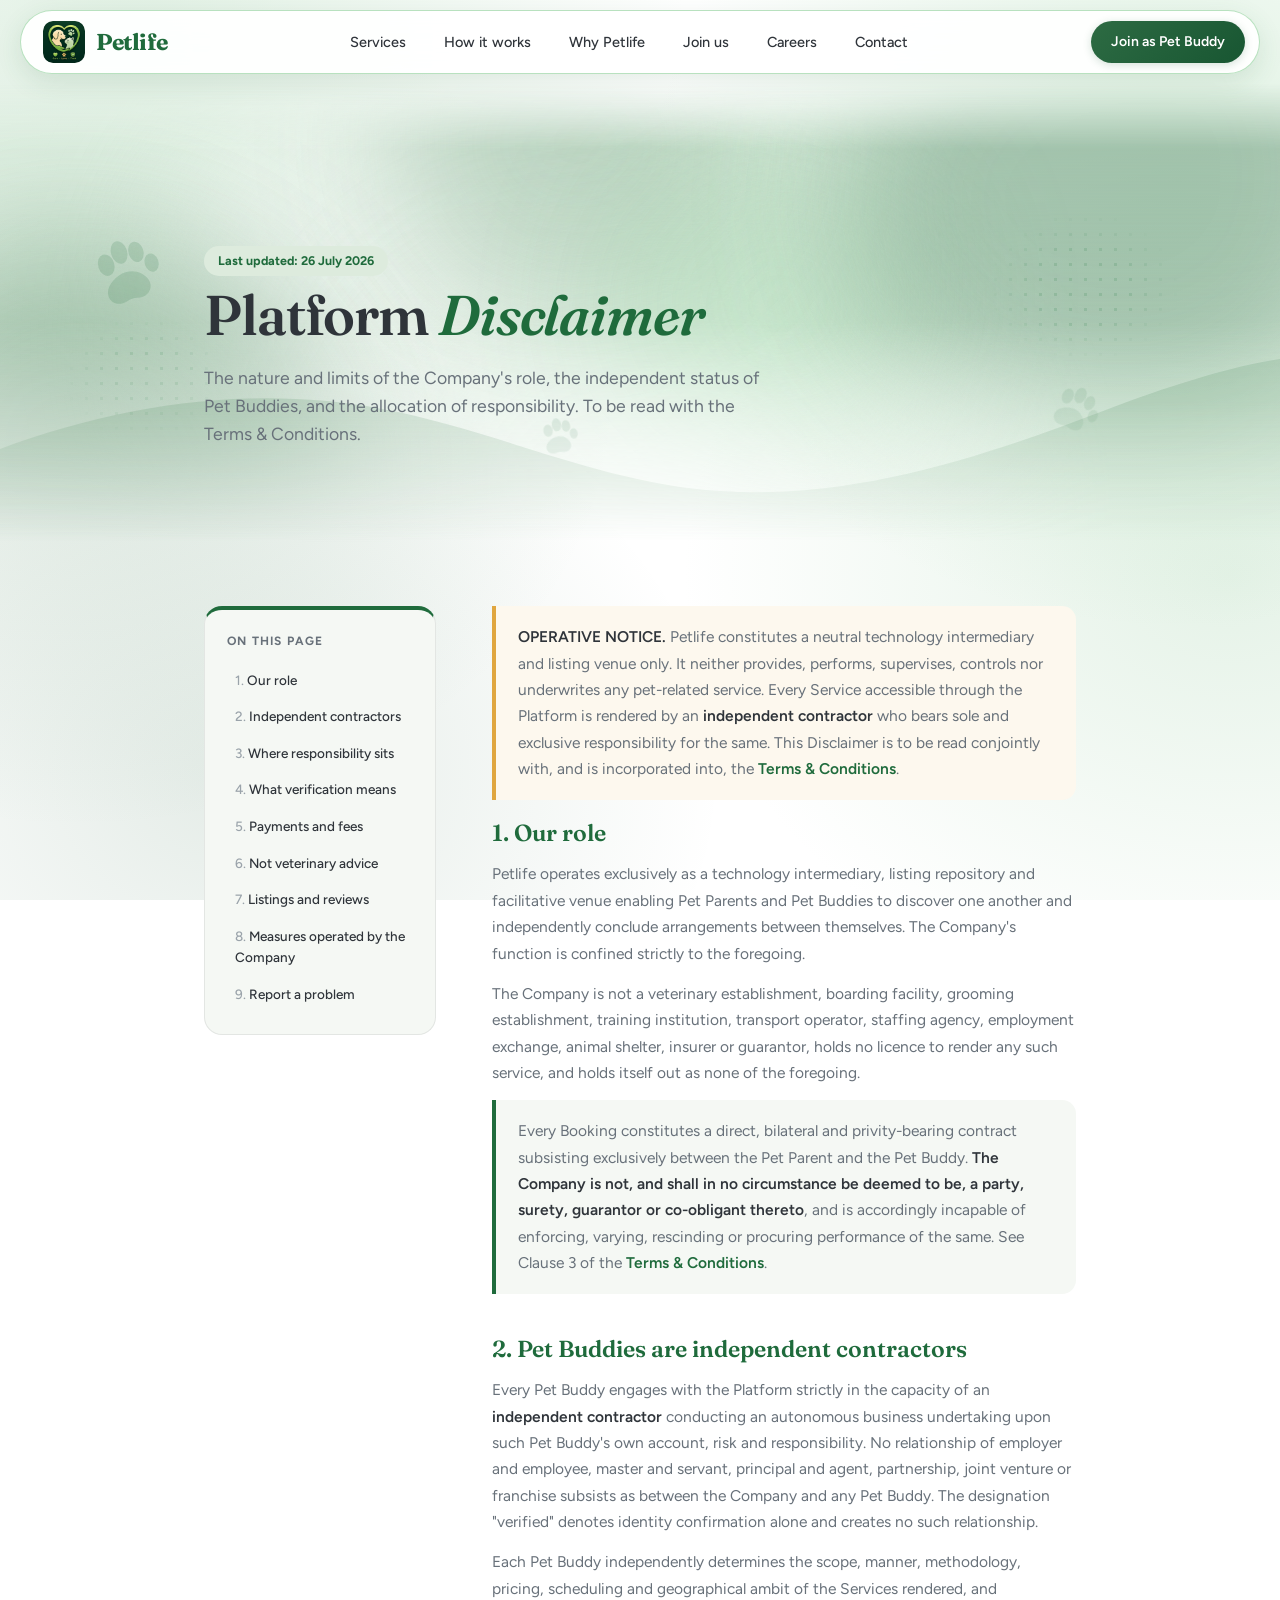
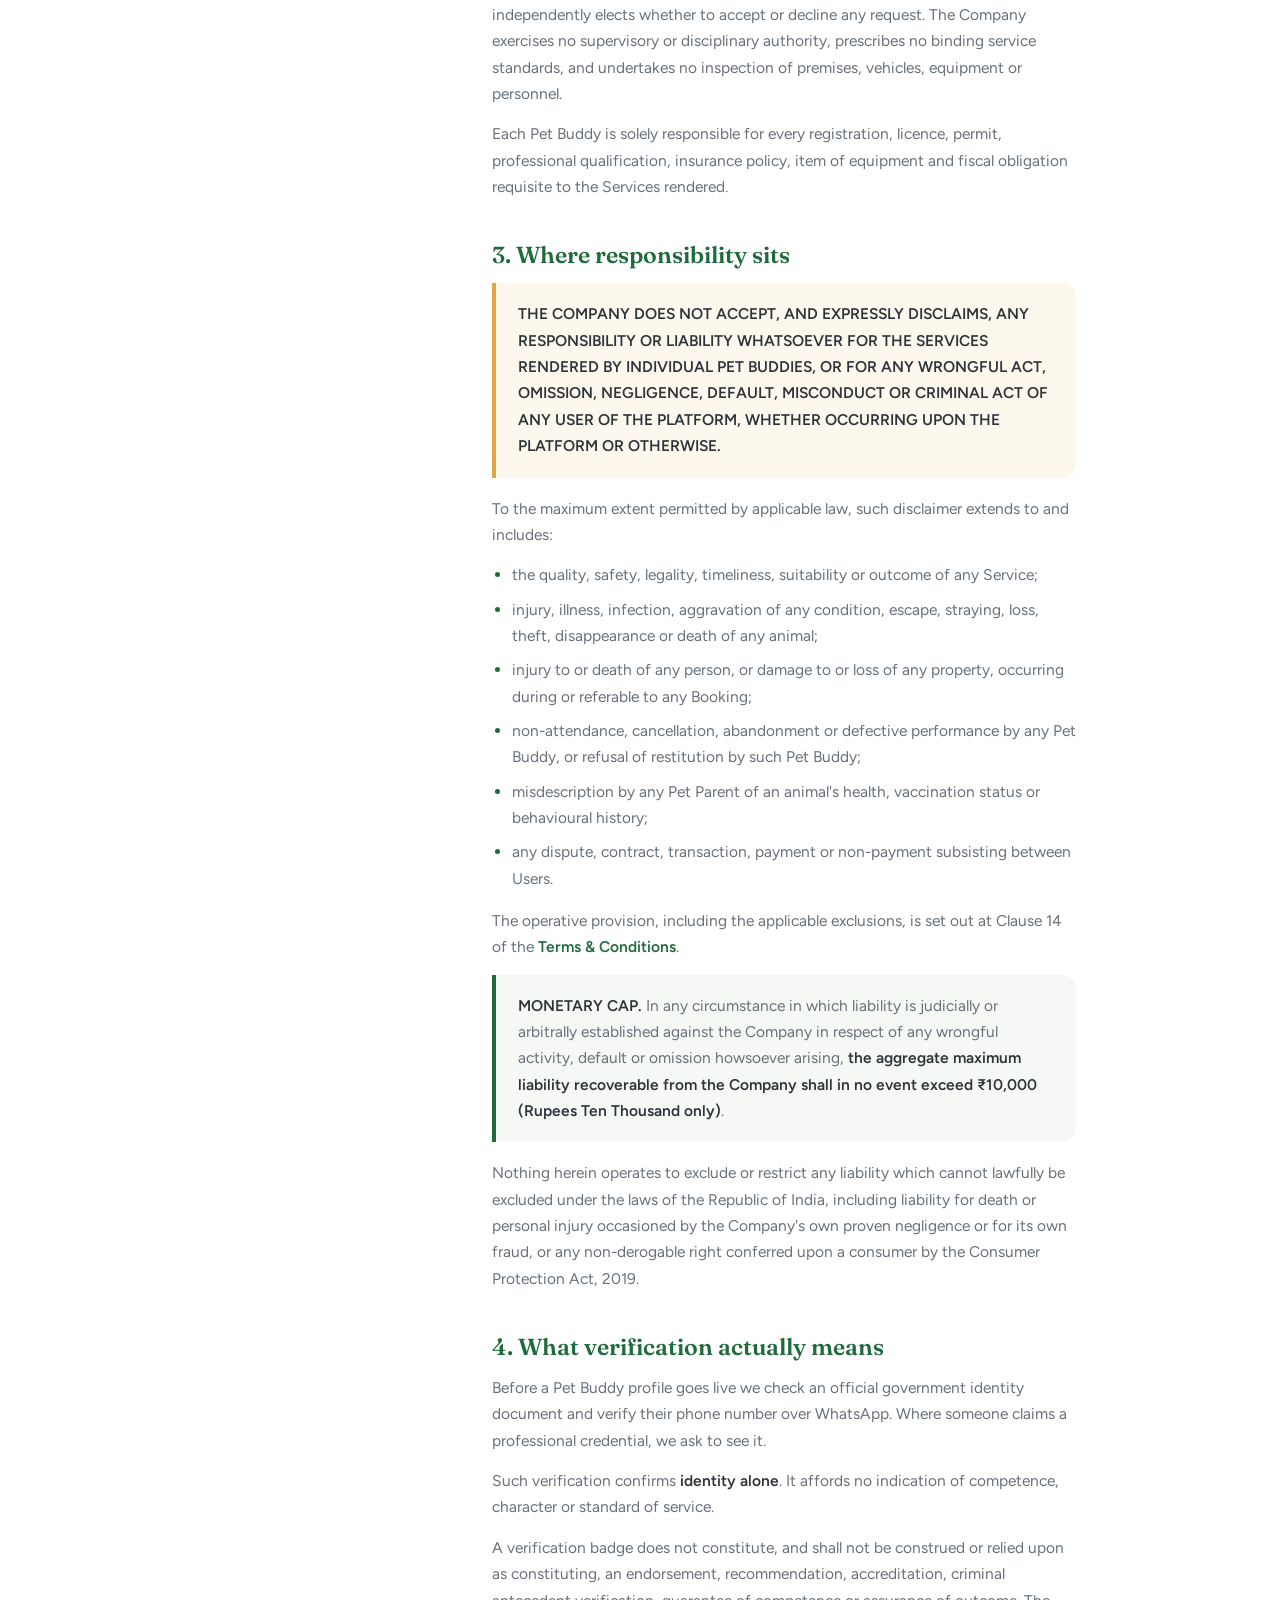
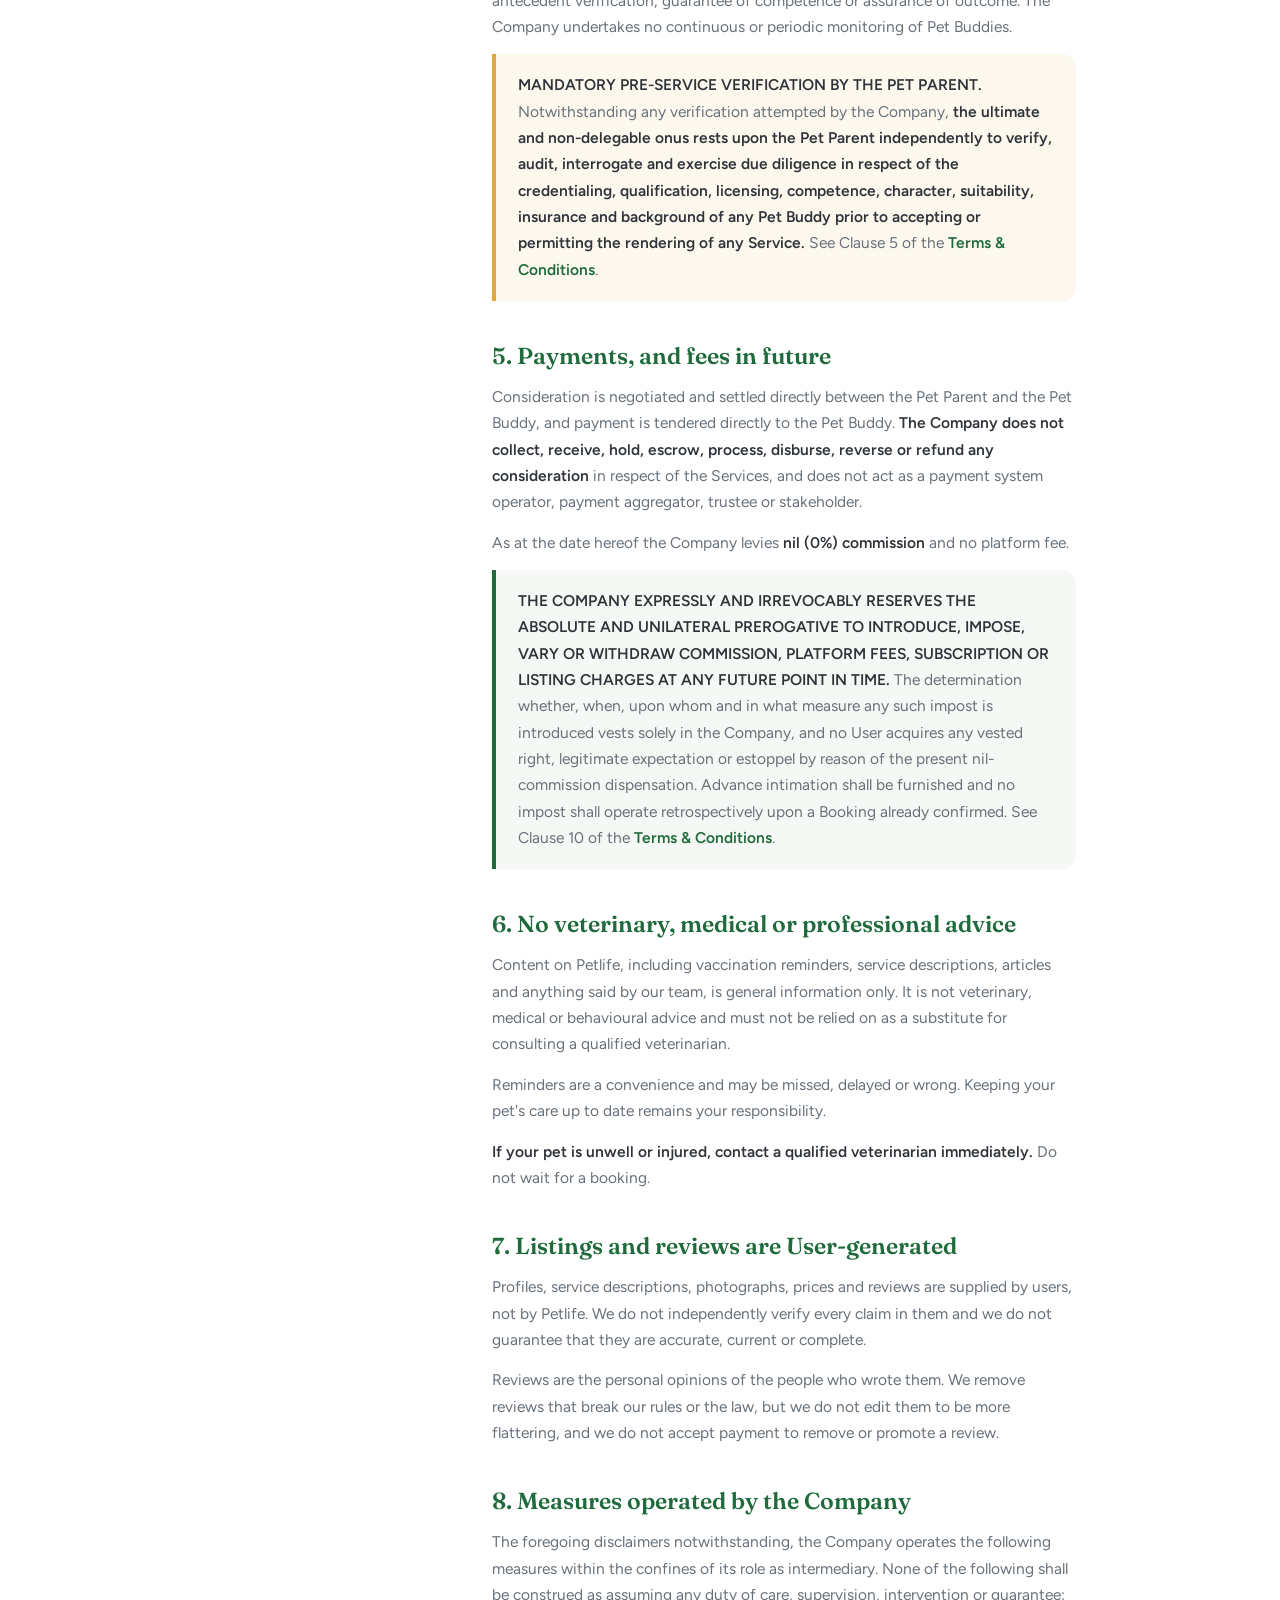
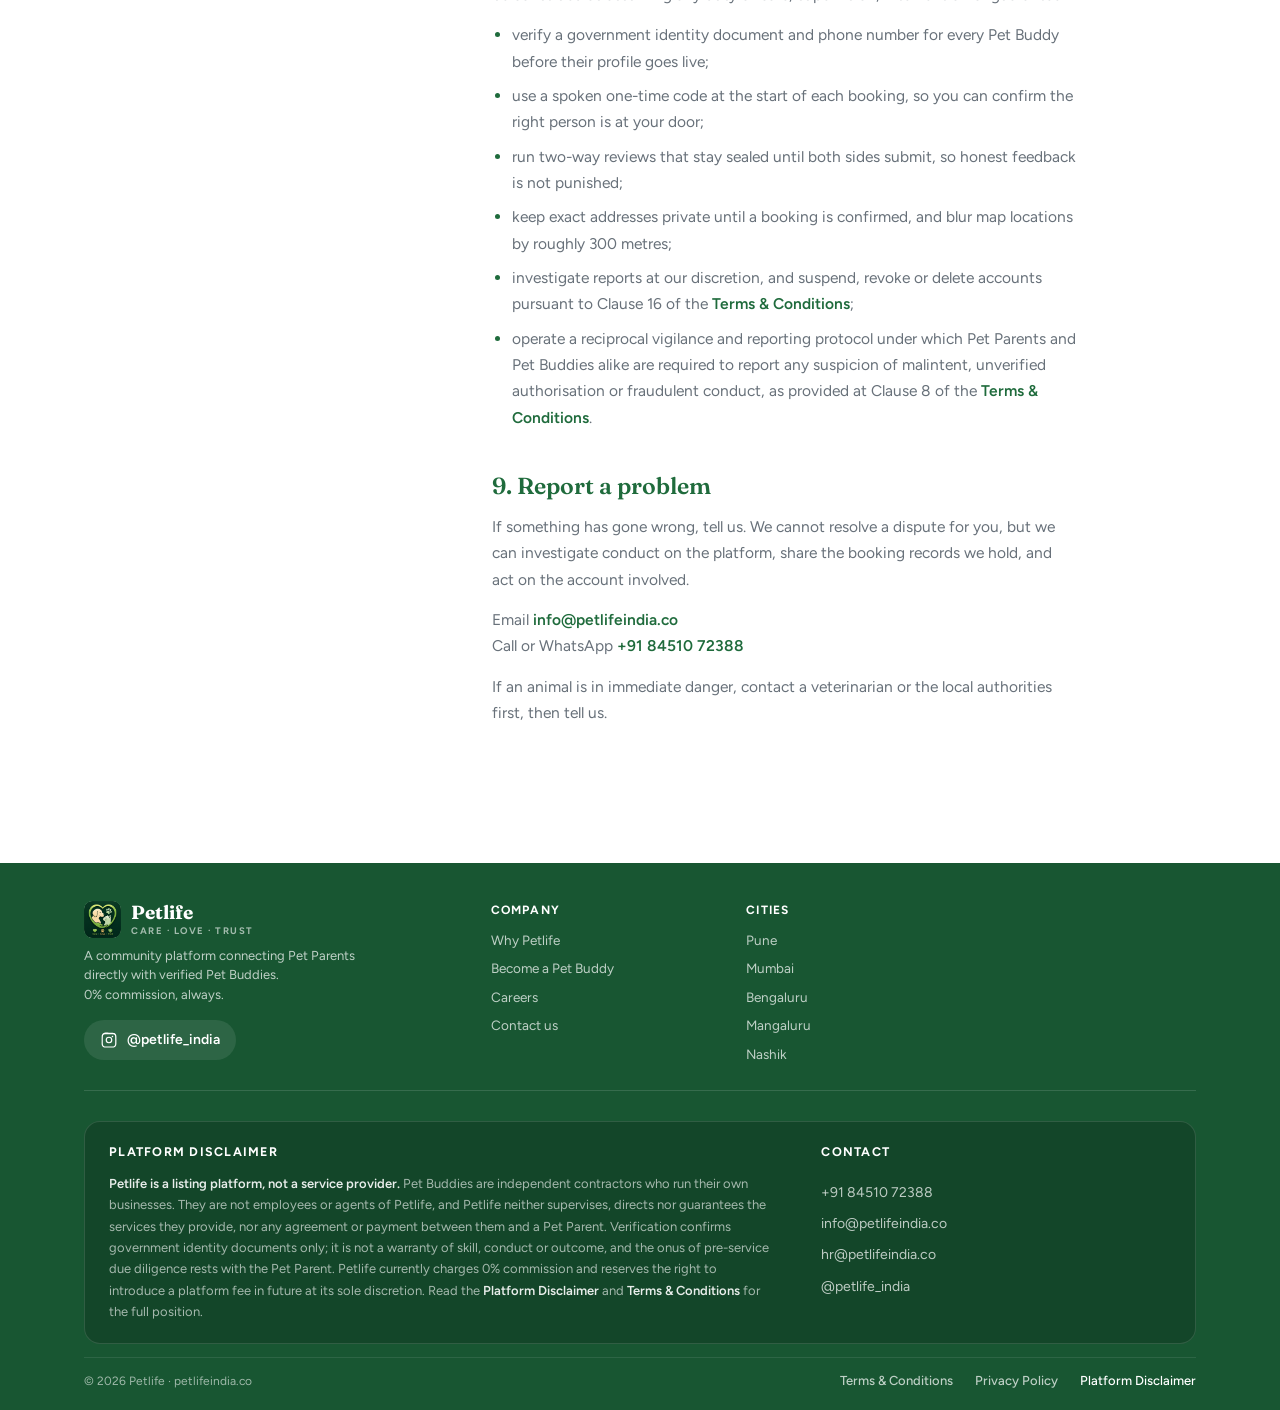
<file: Website/disclaimer.html>
<!DOCTYPE html>
<html lang="en">
<head>
  <meta charset="UTF-8">
  <meta name="viewport" content="width=device-width, initial-scale=1.0">
  <title>Platform Disclaimer | Petlife India</title>
  <meta name="description" content="Petlife is a listing platform connecting Pet Parents with independent Pet Buddies. We do not provide or supervise the pet care services delivered.">
  <meta name="robots" content="index, follow">
  <link rel="canonical" href="https://petlifeindia.co/disclaimer">
  <meta property="og:site_name" content="Petlife India">
  <meta property="og:title" content="Platform Disclaimer | Petlife India">
  <meta property="og:type" content="website">
  <meta property="og:url" content="https://petlifeindia.co/disclaimer">
  <meta name="twitter:card" content="summary">
  <meta name="twitter:title" content="Platform Disclaimer | Petlife India">
  <meta name="twitter:description" content="Petlife (Petlife India) is a listing platform that introduces Pet Parents to independent Pet Buddies. We do not provide pet care services and are not responsible for the services independent providers deliver.">
  <meta name="twitter:image" content="https://petlifeindia.co/petlife/logo.png">
  <meta name="theme-color" content="#1F6B3C">
  <link rel="icon" href="/favicon.ico" sizes="any">
  <link rel="icon" type="image/png" sizes="48x48" href="/petlife/favicon-48.png">
  <link rel="icon" type="image/png" sizes="32x32" href="/petlife/favicon-32.png">
  <link rel="icon" type="image/png" sizes="16x16" href="/petlife/favicon-16.png">
  <link rel="apple-touch-icon" sizes="180x180" href="/petlife/apple-touch-icon.png">
  <link rel="manifest" href="/manifest.json">
  <link rel="preconnect" href="https://fonts.googleapis.com">
  <link rel="preconnect" href="https://fonts.gstatic.com" crossorigin>
  <link href="https://fonts.googleapis.com/css2?family=Fraunces:ital,opsz,wght@0,9..144,400;0,9..144,500;0,9..144,600;0,9..144,700;1,9..144,400;1,9..144,600&family=Figtree:wght@400;500;600;700;800&family=Caveat:wght@600;700&display=swap" rel="stylesheet">
  <link rel="stylesheet" href="css/styles.css?v=20261117">
</head>
<body>

  <header class="nav is-solid" id="nav">
    <div class="nav__inner">
      <a href="/" class="nav__logo" aria-label="Petlife home">
        <img src="petlife/logo.png" alt="" width="42" height="42">
        <span class="nav__logo-text">Petlife</span>
      </a>
      <nav class="nav__links" id="navLinks" aria-label="Main">
        <a href="/#services">Services</a>
        <a href="/#how">How it works</a>
        <a href="/#why">Why Petlife</a>
        <a href="/#join">Join us</a>
        <a href="/careers">Careers</a>
        <a href="/#contact">Contact</a>
      </nav>
      <div class="nav__actions">
        <a href="/#join" class="btn btn--primary btn--sm">Join as Pet Buddy</a>
        <button class="nav__burger" id="navBurger" aria-label="Open menu" aria-expanded="false">
          <span></span><span></span><span></span>
        </button>
      </div>
    </div>
  </header>

  <main>
    <section class="page-hero">
      <!-- Same decorative layer as the home hero, so every page header shares its greens. -->
      <div class="deco" aria-hidden="true">
        <span class="deco__wash"></span>
        <span class="deco__blob deco__blob--4"></span>
        <span class="deco__blob deco__blob--3"></span>
        <span class="deco__blob deco__blob--5"></span>
        <span class="deco__blob deco__blob--6"></span>
        <span class="deco__blob deco__blob--1"></span>
        <span class="deco__blob deco__blob--2"></span>
        <span class="deco__dots deco__dots--1"></span>
        <span class="deco__dots deco__dots--2"></span>
        <svg class="deco__paw deco__paw--1" viewBox="0 0 64 64" fill="currentColor"><ellipse cx="17" cy="20" rx="7" ry="9.5"/><ellipse cx="31" cy="13" rx="7" ry="10"/><ellipse cx="45" cy="17" rx="6.5" ry="9"/><ellipse cx="55" cy="30" rx="6" ry="8"/><path d="M31 31c8 0 15 5.4 17 12.2 1.9 6.4-2.6 12.3-9.2 12.6-3.9.2-6-1.3-9.5-1.3-3.4 0-5.6 1.6-9.4 1.3-6.6-.5-10.8-6.4-8.8-12.7C13.2 36.3 23 31 31 31Z"/></svg>
        <svg class="deco__paw deco__paw--2" viewBox="0 0 64 64" fill="currentColor"><ellipse cx="17" cy="20" rx="7" ry="9.5"/><ellipse cx="31" cy="13" rx="7" ry="10"/><ellipse cx="45" cy="17" rx="6.5" ry="9"/><ellipse cx="55" cy="30" rx="6" ry="8"/><path d="M31 31c8 0 15 5.4 17 12.2 1.9 6.4-2.6 12.3-9.2 12.6-3.9.2-6-1.3-9.5-1.3-3.4 0-5.6 1.6-9.4 1.3-6.6-.5-10.8-6.4-8.8-12.7C13.2 36.3 23 31 31 31Z"/></svg>
        <svg class="deco__paw deco__paw--3" viewBox="0 0 64 64" fill="currentColor"><ellipse cx="17" cy="20" rx="7" ry="9.5"/><ellipse cx="31" cy="13" rx="7" ry="10"/><ellipse cx="45" cy="17" rx="6.5" ry="9"/><ellipse cx="55" cy="30" rx="6" ry="8"/><path d="M31 31c8 0 15 5.4 17 12.2 1.9 6.4-2.6 12.3-9.2 12.6-3.9.2-6-1.3-9.5-1.3-3.4 0-5.6 1.6-9.4 1.3-6.6-.5-10.8-6.4-8.8-12.7C13.2 36.3 23 31 31 31Z"/></svg>
      </div>
      <svg class="deco__wave" viewBox="0 0 1440 190" preserveAspectRatio="none" fill="currentColor" aria-hidden="true"><path d="M0 96c140-46 286-64 430-40 132 22 244 74 380 82 148 9 292-33 428-79 76-26 148-46 202-53v184H0Z"/></svg>
      <div class="container container--mid">
        <p class="legal__meta">
          <span class="legal__updated">Last updated: 26 July 2026</span>
        </p>
        <h1 class="page-hero__title">Platform <em>Disclaimer</em></h1>
        <p class="page-hero__sub">
          The nature and limits of the Company's role, the independent status of Pet
          Buddies, and the allocation of responsibility. To be read with the
          Terms &amp; Conditions.
        </p>
      </div>
    </section>

    <section class="legal">
      <div class="container container--mid">
        <div class="legal__layout">

          <nav class="legal__toc" aria-label="On this page">
            <h2>On this page</h2>
            <ol>
              <li><a href="#role">Our role</a></li>
              <li><a href="#contractors">Independent contractors</a></li>
              <li><a href="#responsibility">Where responsibility sits</a></li>
              <li><a href="#verification">What verification means</a></li>
              <li><a href="#payments">Payments and fees</a></li>
              <li><a href="#medical">Not veterinary advice</a></li>
              <li><a href="#content">Listings and reviews</a></li>
              <li><a href="#we-do">Measures operated by the Company</a></li>
              <li><a href="#report">Report a problem</a></li>
            </ol>
          </nav>

          <div class="legal__body">

            <div class="legal-note legal-note--warn">
              <p><strong>OPERATIVE NOTICE.</strong> Petlife constitutes a neutral technology intermediary and listing venue only. It neither provides, performs, supervises, controls nor underwrites any pet-related service. Every Service accessible through the Platform is rendered by an <strong>independent contractor</strong> who bears sole and exclusive responsibility for the same. This Disclaimer is to be read conjointly with, and is incorporated into, the <a href="/terms">Terms &amp; Conditions</a>.</p>
            </div>

            <section id="role">
              <h2>1. Our role</h2>
              <p>Petlife operates exclusively as a technology intermediary, listing repository and facilitative venue enabling Pet Parents and Pet Buddies to discover one another and independently conclude arrangements between themselves. The Company's function is confined strictly to the foregoing.</p>
              <p>The Company is not a veterinary establishment, boarding facility, grooming establishment, training institution, transport operator, staffing agency, employment exchange, animal shelter, insurer or guarantor, holds no licence to render any such service, and holds itself out as none of the foregoing.</p>
              <div class="legal-note">
                <p>Every Booking constitutes a direct, bilateral and privity-bearing contract subsisting exclusively between the Pet Parent and the Pet Buddy. <strong>The Company is not, and shall in no circumstance be deemed to be, a party, surety, guarantor or co-obligant thereto</strong>, and is accordingly incapable of enforcing, varying, rescinding or procuring performance of the same. See Clause 3 of the <a href="/terms#nature">Terms &amp; Conditions</a>.</p>
              </div>
            </section>

            <section id="contractors">
              <h2>2. Pet Buddies are independent contractors</h2>
              <p>Every Pet Buddy engages with the Platform strictly in the capacity of an <strong>independent contractor</strong> conducting an autonomous business undertaking upon such Pet Buddy's own account, risk and responsibility. No relationship of employer and employee, master and servant, principal and agent, partnership, joint venture or franchise subsists as between the Company and any Pet Buddy. The designation "verified" denotes identity confirmation alone and creates no such relationship.</p>
              <p>Each Pet Buddy independently determines the scope, manner, methodology, pricing, scheduling and geographical ambit of the Services rendered, and independently elects whether to accept or decline any request. The Company exercises no supervisory or disciplinary authority, prescribes no binding service standards, and undertakes no inspection of premises, vehicles, equipment or personnel.</p>
              <p>Each Pet Buddy is solely responsible for every registration, licence, permit, professional qualification, insurance policy, item of equipment and fiscal obligation requisite to the Services rendered.</p>
            </section>

            <section id="responsibility">
              <h2>3. Where responsibility sits</h2>
              <div class="legal-note legal-note--warn">
                <p><strong>THE COMPANY DOES NOT ACCEPT, AND EXPRESSLY DISCLAIMS, ANY RESPONSIBILITY OR LIABILITY WHATSOEVER FOR THE SERVICES RENDERED BY INDIVIDUAL PET BUDDIES, OR FOR ANY WRONGFUL ACT, OMISSION, NEGLIGENCE, DEFAULT, MISCONDUCT OR CRIMINAL ACT OF ANY USER OF THE PLATFORM, WHETHER OCCURRING UPON THE PLATFORM OR OTHERWISE.</strong></p>
              </div>
              <p>To the maximum extent permitted by applicable law, such disclaimer extends to and includes:</p>
              <ul>
                <li>the quality, safety, legality, timeliness, suitability or outcome of any Service;</li>
                <li>injury, illness, infection, aggravation of any condition, escape, straying, loss, theft, disappearance or death of any animal;</li>
                <li>injury to or death of any person, or damage to or loss of any property, occurring during or referable to any Booking;</li>
                <li>non-attendance, cancellation, abandonment or defective performance by any Pet Buddy, or refusal of restitution by such Pet Buddy;</li>
                <li>misdescription by any Pet Parent of an animal's health, vaccination status or behavioural history;</li>
                <li>any dispute, contract, transaction, payment or non-payment subsisting between Users.</li>
              </ul>
              <p>The operative provision, including the applicable exclusions, is set out at Clause 14 of the <a href="/terms#liability">Terms &amp; Conditions</a>.</p>
              <div class="legal-note">
                <p><strong>MONETARY CAP.</strong> In any circumstance in which liability is judicially or arbitrally established against the Company in respect of any wrongful activity, default or omission howsoever arising, <strong>the aggregate maximum liability recoverable from the Company shall in no event exceed ₹10,000 (Rupees Ten Thousand only)</strong>.</p>
              </div>
              <p>Nothing herein operates to exclude or restrict any liability which cannot lawfully be excluded under the laws of the Republic of India, including liability for death or personal injury occasioned by the Company's own proven negligence or for its own fraud, or any non-derogable right conferred upon a consumer by the Consumer Protection Act, 2019.</p>
            </section>

            <section id="verification">
              <h2>4. What verification actually means</h2>
              <p>Before a Pet Buddy profile goes live we check an official government identity document and verify their phone number over WhatsApp. Where someone claims a professional credential, we ask to see it.</p>
              <p>Such verification confirms <strong>identity alone</strong>. It affords no indication of competence, character or standard of service.</p>
              <p>A verification badge does not constitute, and shall not be construed or relied upon as constituting, an endorsement, recommendation, accreditation, criminal antecedent verification, guarantee of competence or assurance of outcome. The Company undertakes no continuous or periodic monitoring of Pet Buddies.</p>
              <div class="legal-note legal-note--warn">
                <p><strong>MANDATORY PRE-SERVICE VERIFICATION BY THE PET PARENT.</strong> Notwithstanding any verification attempted by the Company, <strong>the ultimate and non-delegable onus rests upon the Pet Parent independently to verify, audit, interrogate and exercise due diligence in respect of the credentialing, qualification, licensing, competence, character, suitability, insurance and background of any Pet Buddy prior to accepting or permitting the rendering of any Service.</strong> See Clause 5 of the <a href="/terms#verification">Terms &amp; Conditions</a>.</p>
              </div>
            </section>

            <section id="payments">
              <h2>5. Payments, and fees in future</h2>
              <p>Consideration is negotiated and settled directly between the Pet Parent and the Pet Buddy, and payment is tendered directly to the Pet Buddy. <strong>The Company does not collect, receive, hold, escrow, process, disburse, reverse or refund any consideration</strong> in respect of the Services, and does not act as a payment system operator, payment aggregator, trustee or stakeholder.</p>
              <p>As at the date hereof the Company levies <strong>nil (0%) commission</strong> and no platform fee.</p>
              <div class="legal-note">
                <p><strong>THE COMPANY EXPRESSLY AND IRREVOCABLY RESERVES THE ABSOLUTE AND UNILATERAL PREROGATIVE TO INTRODUCE, IMPOSE, VARY OR WITHDRAW COMMISSION, PLATFORM FEES, SUBSCRIPTION OR LISTING CHARGES AT ANY FUTURE POINT IN TIME.</strong> The determination whether, when, upon whom and in what measure any such impost is introduced vests solely in the Company, and no User acquires any vested right, legitimate expectation or estoppel by reason of the present nil-commission dispensation. Advance intimation shall be furnished and no impost shall operate retrospectively upon a Booking already confirmed. See Clause 10 of the <a href="/terms#commission">Terms &amp; Conditions</a>.</p>
              </div>
            </section>

            <section id="medical">
              <h2>6. No veterinary, medical or professional advice</h2>
              <p>Content on Petlife, including vaccination reminders, service descriptions, articles and anything said by our team, is general information only. It is not veterinary, medical or behavioural advice and must not be relied on as a substitute for consulting a qualified veterinarian.</p>
              <p>Reminders are a convenience and may be missed, delayed or wrong. Keeping your pet's care up to date remains your responsibility.</p>
              <p><strong>If your pet is unwell or injured, contact a qualified veterinarian immediately.</strong> Do not wait for a booking.</p>
            </section>

            <section id="content">
              <h2>7. Listings and reviews are User-generated</h2>
              <p>Profiles, service descriptions, photographs, prices and reviews are supplied by users, not by Petlife. We do not independently verify every claim in them and we do not guarantee that they are accurate, current or complete.</p>
              <p>Reviews are the personal opinions of the people who wrote them. We remove reviews that break our rules or the law, but we do not edit them to be more flattering, and we do not accept payment to remove or promote a review.</p>
            </section>

            <section id="we-do">
              <h2>8. Measures operated by the Company</h2>
              <p>The foregoing disclaimers notwithstanding, the Company operates the following measures within the confines of its role as intermediary. None of the following shall be construed as assuming any duty of care, supervision, intervention or guarantee:</p>
              <ul>
                <li>verify a government identity document and phone number for every Pet Buddy before their profile goes live;</li>
                <li>use a spoken one-time code at the start of each booking, so you can confirm the right person is at your door;</li>
                <li>run two-way reviews that stay sealed until both sides submit, so honest feedback is not punished;</li>
                <li>keep exact addresses private until a booking is confirmed, and blur map locations by roughly 300 metres;</li>
                <li>investigate reports at our discretion, and suspend, revoke or delete accounts pursuant to Clause 16 of the <a href="/terms#suspension">Terms &amp; Conditions</a>;</li>
                <li>operate a reciprocal vigilance and reporting protocol under which Pet Parents and Pet Buddies alike are required to report any suspicion of malintent, unverified authorisation or fraudulent conduct, as provided at Clause 8 of the <a href="/terms#vigilance">Terms &amp; Conditions</a>.</li>
              </ul>
            </section>

            <section id="report">
              <h2>9. Report a problem</h2>
              <p>If something has gone wrong, tell us. We cannot resolve a dispute for you, but we can investigate conduct on the platform, share the booking records we hold, and act on the account involved.</p>
              <p>
                Email <a href="mailto:info@petlifeindia.co">info@petlifeindia.co</a><br>
                Call or WhatsApp <a href="tel:+918451072388">+91 84510 72388</a>
              </p>
              <p>If an animal is in immediate danger, contact a veterinarian or the local authorities first, then tell us.</p>
            </section>

          </div>
        </div>
      </div>
    </section>
  </main>

  <footer class="footer">
    <div class="container">
      <div class="footer__top">
        <div class="footer__brand">
          <div class="footer__logo">
            <img src="petlife/logo.png" alt="" width="46" height="46" loading="lazy" decoding="async">
            <span>Petlife<em>Care · Love · Trust</em></span>
          </div>
          <p>A community platform connecting Pet Parents<br>directly with verified Pet Buddies.<br>0% commission, always.</p>
          <div class="footer__social">
            <a href="https://www.instagram.com/petlife_india" target="_blank" rel="noopener noreferrer" aria-label="Petlife on Instagram">
              <svg viewBox="0 0 24 24" width="18" height="18" fill="currentColor" aria-hidden="true"><path d="M12 2.2c3.2 0 3.6 0 4.9.07 1.2.06 1.8.25 2.2.42.6.23 1 .5 1.4.94.44.43.71.84.94 1.4.17.44.36 1.05.42 2.2.06 1.3.07 1.7.07 4.9s0 3.6-.07 4.9c-.06 1.2-.25 1.8-.42 2.2-.23.6-.5 1-.94 1.4-.43.44-.84.71-1.4.94-.44.17-1.05.36-2.2.42-1.3.06-1.7.07-4.9.07s-3.6 0-4.9-.07c-1.2-.06-1.8-.25-2.2-.42-.6-.23-1-.5-1.4-.94-.44-.43-.71-.84-.94-1.4-.17-.44-.36-1.05-.42-2.2C2.2 15.6 2.2 15.2 2.2 12s0-3.6.07-4.9c.06-1.2.25-1.8.42-2.2.23-.6.5-1 .94-1.4.43-.44.84-.71 1.4-.94.44-.17 1.05-.36 2.2-.42C8.4 2.2 8.8 2.2 12 2.2Zm0 1.98c-3.15 0-3.5.01-4.73.07-.94.04-1.4.2-1.72.32-.35.14-.6.3-.86.56-.26.26-.42.5-.56.86-.13.33-.28.78-.32 1.72-.06 1.23-.07 1.58-.07 4.73s.01 3.5.07 4.73c.4.94.2 1.4.32 1.72.14.35.3.6.56.86.26.26.5.42.86.56.33.13.78.28 1.72.32 1.23.06 1.58.07 4.73.07s3.5-.01 4.73-.07c.94-.04 1.4-.2 1.72-.32.35-.14.6-.3.86-.56.26-.26.42-.5.56-.86.13-.33.28-.78.32-1.72.06-1.23.07-1.58.07-4.73s-.01-3.5-.07-4.73c-.04-.94-.2-1.4-.32-1.72a2.3 2.3 0 0 0-.56-.86 2.3 2.3 0 0 0-.86-.56c-.33-.13-.78-.28-1.72-.32-1.23-.06-1.58-.07-4.73-.07Zm0 3.37a4.45 4.45 0 1 1 0 8.9 4.45 4.45 0 0 1 0-8.9Zm0 7.34a2.89 2.89 0 1 0 0-5.78 2.89 2.89 0 0 0 0 5.78Zm5.67-7.54a1.04 1.04 0 1 1-2.08 0 1.04 1.04 0 0 1 2.08 0Z"/></svg>
              <span>@petlife_india</span>
            </a>
          </div>
        </div>
        <nav class="footer__col" aria-label="Company">
          <h4>Company</h4>
          <a href="/#why">Why Petlife</a>
          <a href="/#join">Become a Pet Buddy</a>
          <a href="/careers">Careers</a>
          <a href="/#contact">Contact us</a>
        </nav>
        <nav class="footer__col" aria-label="Cities">
          <h4>Cities</h4>
          <a href="/pet-services/pune">Pune</a>
          <a href="/pet-services/mumbai">Mumbai</a>
          <a href="/pet-services/bangalore">Bengaluru</a>
          <a href="/pet-services/mangaluru">Mangaluru</a>
          <a href="/pet-services/nashik">Nashik</a>
        </nav>
      </div>

      <!-- ===== Legal footer area: disclaimer + contact; legal nav sits directly below ===== -->
      <div class="footer__legalbar">
        <div class="footer__legalbar-main">
          <h4>Platform disclaimer</h4>
          <p class="footer__notice">
            <strong>Petlife is a listing platform, not a service provider.</strong>
            Pet Buddies are independent contractors who run their own businesses. They are not
            employees or agents of Petlife, and Petlife neither supervises, directs nor guarantees
            the services they provide, nor any agreement or payment between them and a Pet Parent.
            Verification confirms government identity documents only; it is not a warranty of skill,
            conduct or outcome, and the onus of pre-service due diligence rests with the Pet Parent.
            Petlife currently charges 0% commission and reserves the right to introduce a platform
            fee in future at its sole discretion. Read the
            <a href="/disclaimer">Platform Disclaimer</a> and
            <a href="/terms">Terms &amp; Conditions</a> for the full position.
          </p>
        </div>
        <div class="footer__legalbar-contact">
          <h4>Contact</h4>
          <a href="tel:+918451072388">+91 84510 72388</a>
          <a href="mailto:info@petlifeindia.co">info@petlifeindia.co</a>
          <a href="mailto:hr@petlifeindia.co">hr@petlifeindia.co</a>
          <a href="https://www.instagram.com/petlife_india" target="_blank" rel="noopener noreferrer">@petlife_india</a>
        </div>
      </div>

      <div class="footer__bottom">
        <p>© 2026 Petlife · petlifeindia.co</p>
        <nav class="footer__legal" aria-label="Legal links">
          <a href="/terms">Terms &amp; Conditions</a>
          <a href="/privacy">Privacy Policy</a>
          <a href="/disclaimer" aria-current="page">Platform Disclaimer</a>
        </nav>
      </div>
    </div>
  </footer>

  <script src="js/config.js?v=20261117"></script>
  <script src="js/main.js?v=20261117"></script>
</body>
</html>
</file>
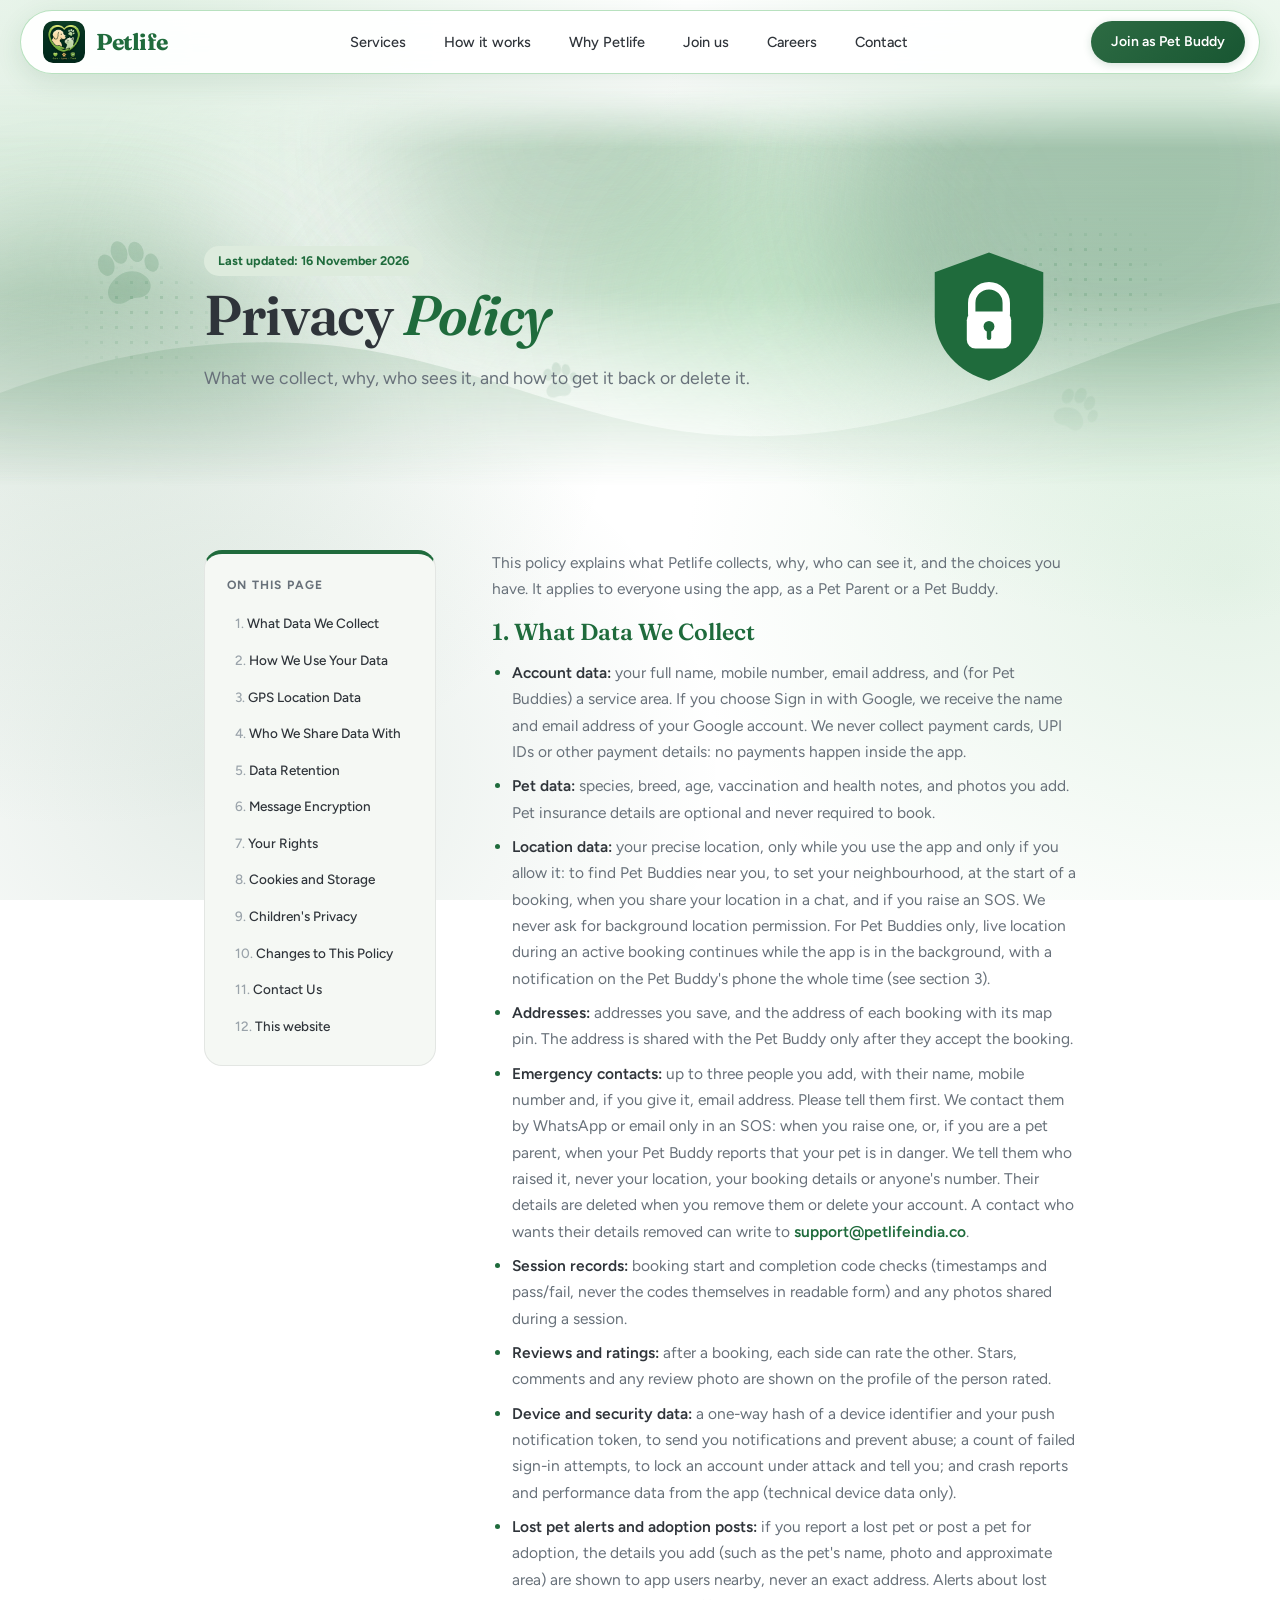
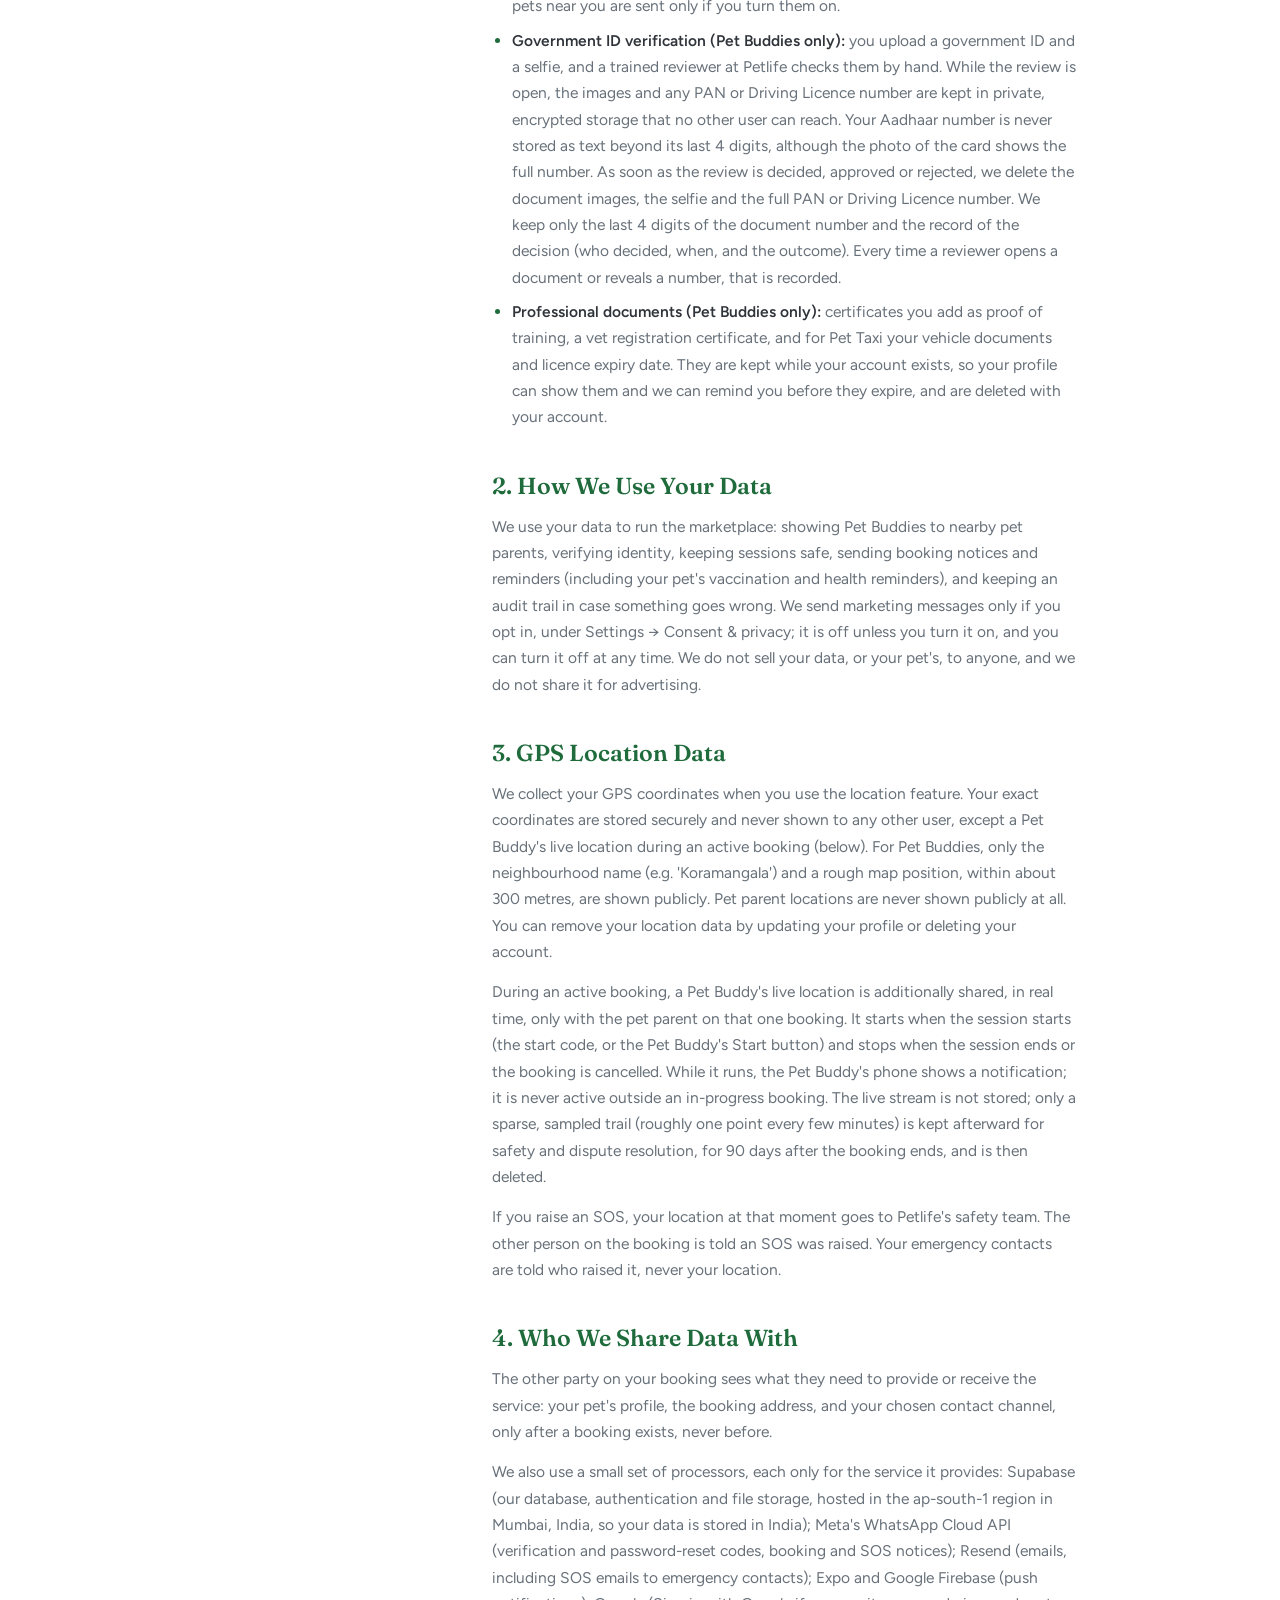
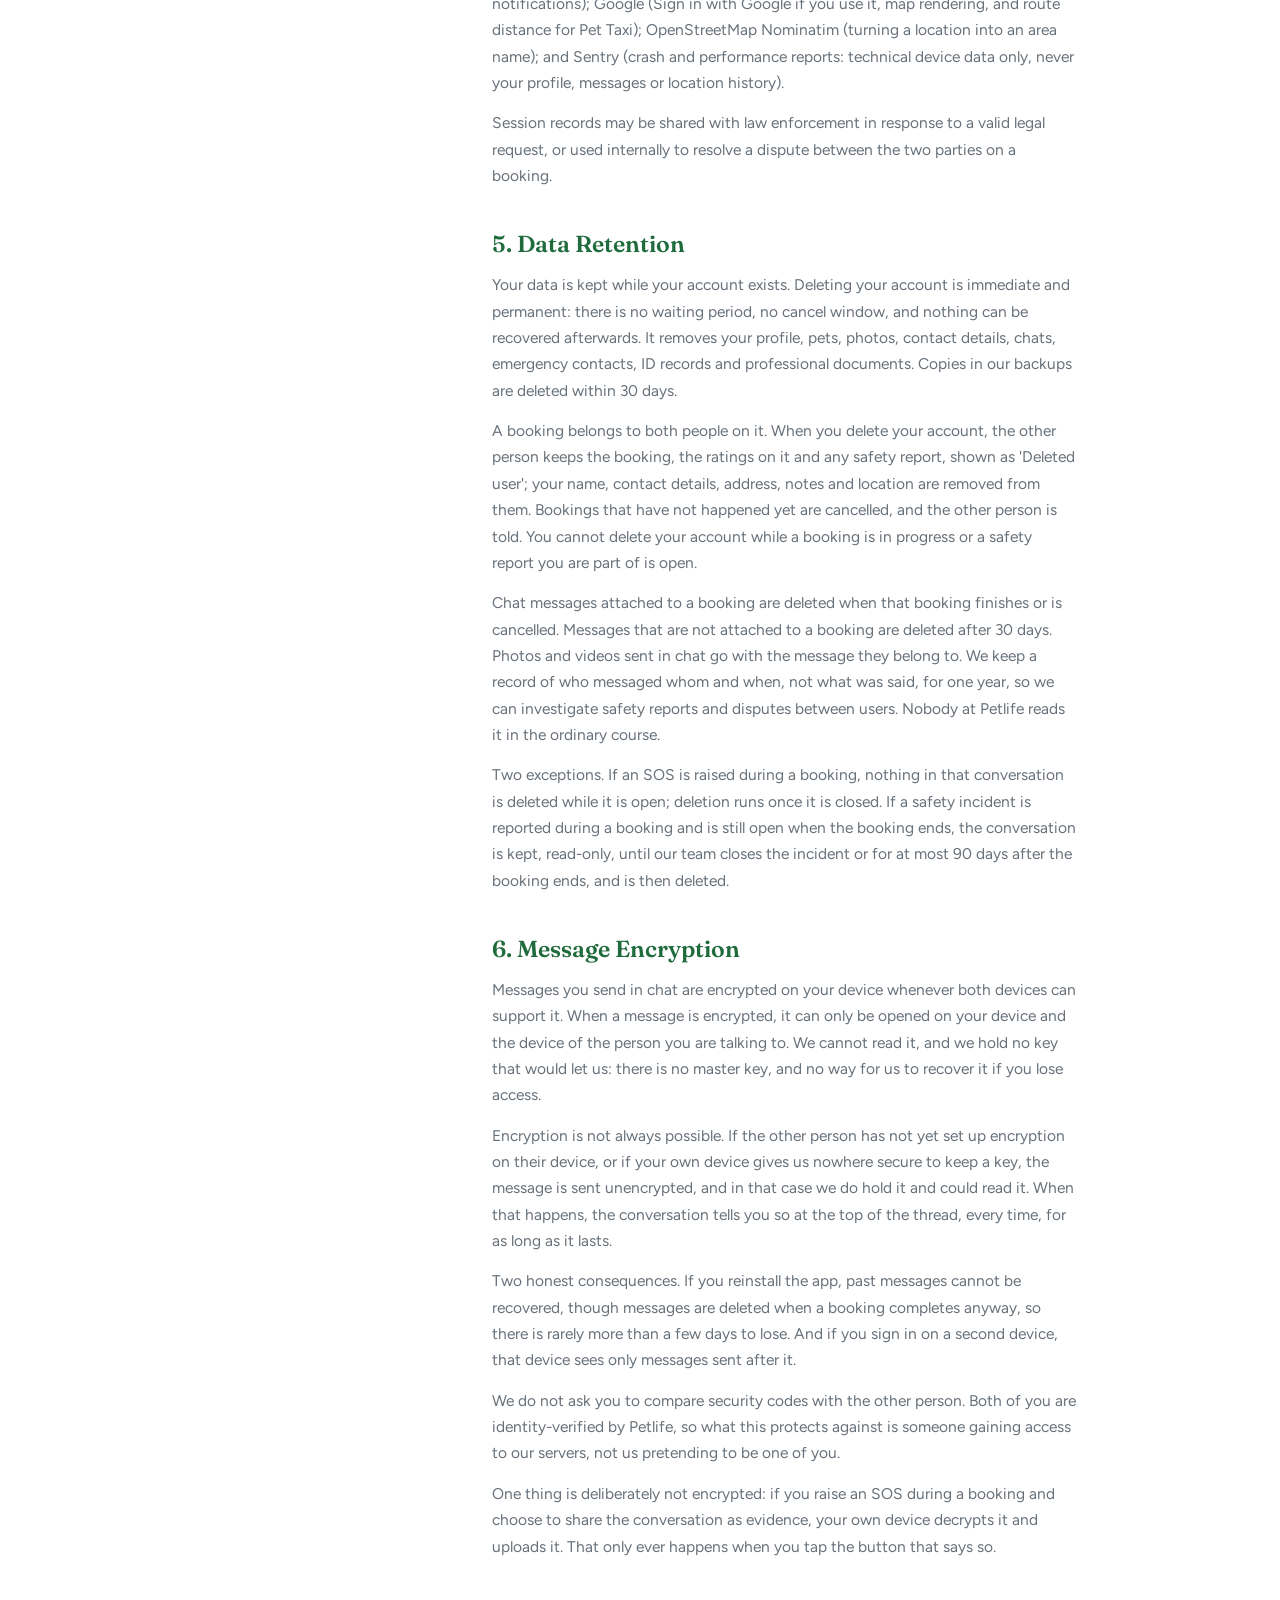
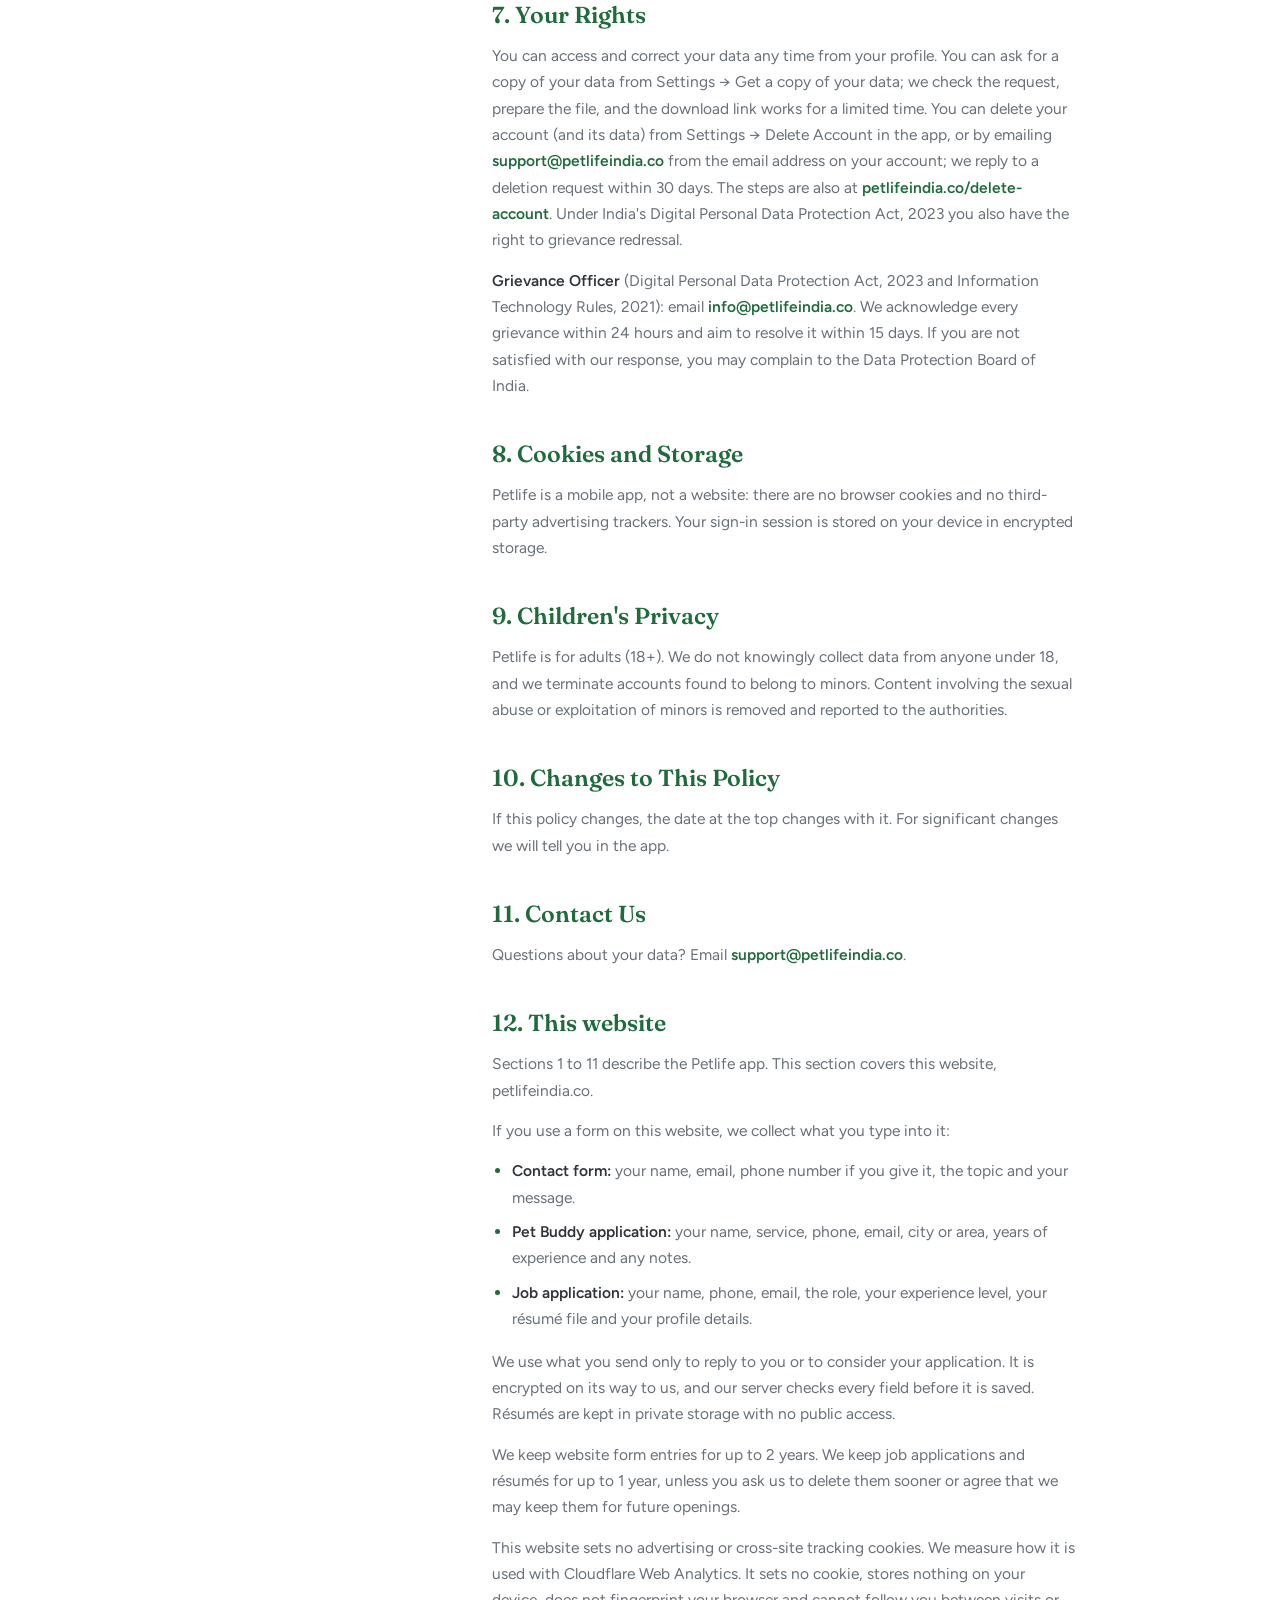
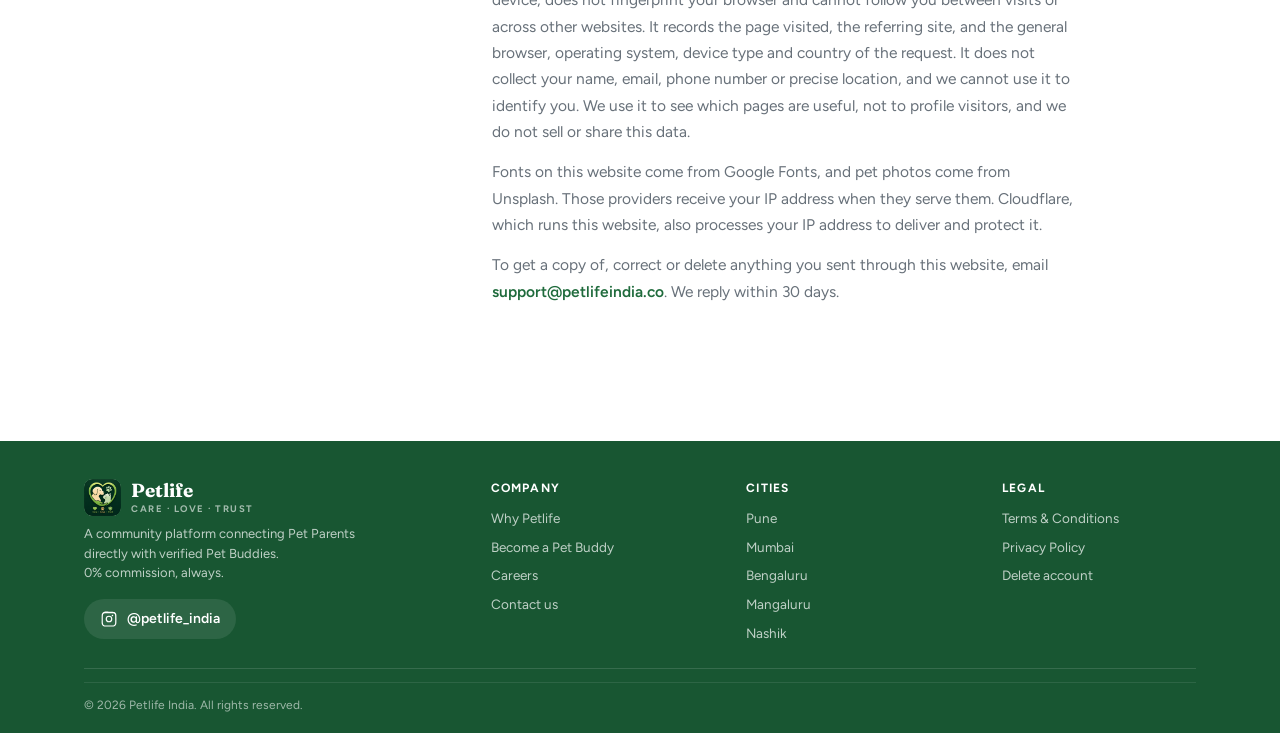
<file: Website/privacy.html>
<!DOCTYPE html>
<html lang="en">
<head>
  <meta charset="UTF-8">
  <meta name="viewport" content="width=device-width, initial-scale=1.0">
  <title>Privacy Policy | Petlife India</title>
  <meta name="description" content="How Petlife collects, uses, shares and protects your personal data, including ID documents and location. Your rights under India's DPDP Act.">
  <meta name="robots" content="index, follow">
  <link rel="canonical" href="https://petlifeindia.co/privacy">
  <meta property="og:site_name" content="Petlife India">
  <meta property="og:title" content="Privacy Policy | Petlife India">
  <meta property="og:type" content="website">
  <meta property="og:url" content="https://petlifeindia.co/privacy">
  <meta name="twitter:card" content="summary">
  <meta name="twitter:title" content="Privacy Policy | Petlife India">
  <meta name="twitter:description" content="How Petlife (Petlife India) collects, uses, shares and protects the personal data of Pet Parents and Pet Buddies, including identity documents, location and pet details. Your rights under India's DPDP Act.">
  <meta name="twitter:image" content="https://petlifeindia.co/petlife/logo.png">
  <meta name="theme-color" content="#1F6B3C">
  <link rel="icon" href="/favicon.ico" sizes="any">
  <link rel="icon" type="image/png" sizes="48x48" href="/petlife/favicon-48.png">
  <link rel="icon" type="image/png" sizes="32x32" href="/petlife/favicon-32.png">
  <link rel="icon" type="image/png" sizes="16x16" href="/petlife/favicon-16.png">
  <link rel="apple-touch-icon" sizes="180x180" href="/petlife/apple-touch-icon.png">
  <link rel="manifest" href="/manifest.json">
  <link rel="preconnect" href="https://fonts.googleapis.com">
  <link rel="preconnect" href="https://fonts.gstatic.com" crossorigin>
  <link href="https://fonts.googleapis.com/css2?family=Fraunces:ital,opsz,wght@0,9..144,400;0,9..144,500;0,9..144,600;0,9..144,700;1,9..144,400;1,9..144,600&family=Figtree:wght@400;500;600;700;800&family=Caveat:wght@600;700&display=swap" rel="stylesheet">
  <link rel="stylesheet" href="css/styles.css?v=20261117">
</head>
<body>
  <header class="nav is-solid" id="nav">
    <div class="nav__inner">
      <a href="/" class="nav__logo" aria-label="Petlife home">
        <img src="petlife/logo.png" alt="" width="42" height="42">
        <span class="nav__logo-text">Petlife</span>
      </a>
      <nav class="nav__links" id="navLinks" aria-label="Main">
        <a href="/#services">Services</a>
        <a href="/#how">How it works</a>
        <a href="/#why">Why Petlife</a>
        <a href="/#join">Join us</a>
        <a href="/careers">Careers</a>
        <a href="/#contact">Contact</a>
      </nav>
      <div class="nav__actions">
        <a href="/#join" class="btn btn--primary btn--sm">Join as Pet Buddy</a>
        <button class="nav__burger" id="navBurger" aria-label="Open menu" aria-expanded="false">
          <span></span><span></span><span></span>
        </button>
      </div>
    </div>
  </header>

  <main>
    <section class="page-hero">
      <!-- Same decorative layer as the home hero, so every page header shares its greens. -->
      <div class="deco" aria-hidden="true">
        <span class="deco__wash"></span>
        <span class="deco__blob deco__blob--4"></span>
        <span class="deco__blob deco__blob--3"></span>
        <span class="deco__blob deco__blob--5"></span>
        <span class="deco__blob deco__blob--6"></span>
        <span class="deco__blob deco__blob--1"></span>
        <span class="deco__blob deco__blob--2"></span>
        <span class="deco__dots deco__dots--1"></span>
        <span class="deco__dots deco__dots--2"></span>
        <svg class="deco__paw deco__paw--1" viewBox="0 0 64 64" fill="currentColor"><ellipse cx="17" cy="20" rx="7" ry="9.5"/><ellipse cx="31" cy="13" rx="7" ry="10"/><ellipse cx="45" cy="17" rx="6.5" ry="9"/><ellipse cx="55" cy="30" rx="6" ry="8"/><path d="M31 31c8 0 15 5.4 17 12.2 1.9 6.4-2.6 12.3-9.2 12.6-3.9.2-6-1.3-9.5-1.3-3.4 0-5.6 1.6-9.4 1.3-6.6-.5-10.8-6.4-8.8-12.7C13.2 36.3 23 31 31 31Z"/></svg>
        <svg class="deco__paw deco__paw--2" viewBox="0 0 64 64" fill="currentColor"><ellipse cx="17" cy="20" rx="7" ry="9.5"/><ellipse cx="31" cy="13" rx="7" ry="10"/><ellipse cx="45" cy="17" rx="6.5" ry="9"/><ellipse cx="55" cy="30" rx="6" ry="8"/><path d="M31 31c8 0 15 5.4 17 12.2 1.9 6.4-2.6 12.3-9.2 12.6-3.9.2-6-1.3-9.5-1.3-3.4 0-5.6 1.6-9.4 1.3-6.6-.5-10.8-6.4-8.8-12.7C13.2 36.3 23 31 31 31Z"/></svg>
        <svg class="deco__paw deco__paw--3" viewBox="0 0 64 64" fill="currentColor"><ellipse cx="17" cy="20" rx="7" ry="9.5"/><ellipse cx="31" cy="13" rx="7" ry="10"/><ellipse cx="45" cy="17" rx="6.5" ry="9"/><ellipse cx="55" cy="30" rx="6" ry="8"/><path d="M31 31c8 0 15 5.4 17 12.2 1.9 6.4-2.6 12.3-9.2 12.6-3.9.2-6-1.3-9.5-1.3-3.4 0-5.6 1.6-9.4 1.3-6.6-.5-10.8-6.4-8.8-12.7C13.2 36.3 23 31 31 31Z"/></svg>
      </div>
      <svg class="deco__wave" viewBox="0 0 1440 190" preserveAspectRatio="none" fill="currentColor" aria-hidden="true"><path d="M0 96c140-46 286-64 430-40 132 22 244 74 380 82 148 9 292-33 428-79 76-26 148-46 202-53v184H0Z"/></svg>
      <div class="container container--mid">
        <p class="legal__meta">
          <span class="legal__updated">Last updated: 16 November 2026</span>
        </p>
        <h1 class="page-hero__title">Privacy <em>Policy</em></h1>
        <p class="page-hero__sub page-hero__sub--wide">
          What we collect, why, who sees it, and how to get it back or delete it.
        </p>
        <svg class="legal-art" viewBox="0 0 120 120" role="img"
             aria-label="A shield and padlock representing protected personal data" focusable="false">
          <path d="M60 6 L104 22 V58 c0 26-19 44-44 52 C36 104 16 84 16 58 V22 Z" fill="#1F6B3C"/>
          <path d="M46 56 v-9 a14 14 0 0 1 28 0 v9" fill="none" stroke="#FFFFFF" stroke-width="6"
                stroke-linecap="round"/>
          <rect x="42" y="54" width="36" height="30" rx="7" fill="#FFFFFF"/>
          <circle cx="60" cy="66" r="4.4" fill="#1F6B3C"/>
          <rect x="58.2" y="68" width="3.6" height="9" rx="1.8" fill="#1F6B3C"/>
        </svg>
      </div>
    </section>

    <section class="legal">
      <div class="container container--mid">
        <div class="legal__layout">

          <nav class="legal__toc" aria-label="On this page">
            <h2>On this page</h2>
            <ol>
              <li><a href="#collect">What Data We Collect</a></li>
              <li><a href="#use">How We Use Your Data</a></li>
              <li><a href="#location">GPS Location Data</a></li>
              <li><a href="#share">Who We Share Data With</a></li>
              <li><a href="#keep">Data Retention</a></li>
              <li><a href="#encryption">Message Encryption</a></li>
              <li><a href="#rights">Your Rights</a></li>
              <li><a href="#cookies">Cookies and Storage</a></li>
              <li><a href="#children">Children&#x27;s Privacy</a></li>
              <li><a href="#changes">Changes to This Policy</a></li>
              <li><a href="#contact">Contact Us</a></li>
              <li><a href="#website">This website</a></li>
            </ol>
          </nav>

          <div class="legal__body">

            <p>This policy explains what Petlife collects, why, who can see it, and the choices you have. It applies to everyone using the app, as a Pet Parent or a Pet Buddy.</p>

            <section id="collect">
              <h2>1. What Data We Collect</h2>
              <ul>
                <li><strong>Account data:</strong> your full name, mobile number, email address, and (for Pet Buddies) a service area. If you choose Sign in with Google, we receive the name and email address of your Google account. We never collect payment cards, UPI IDs or other payment details: no payments happen inside the app.</li>
                <li><strong>Pet data:</strong> species, breed, age, vaccination and health notes, and photos you add. Pet insurance details are optional and never required to book.</li>
                <li><strong>Location data:</strong> your precise location, only while you use the app and only if you allow it: to find Pet Buddies near you, to set your neighbourhood, at the start of a booking, when you share your location in a chat, and if you raise an SOS. We never ask for background location permission. For Pet Buddies only, live location during an active booking continues while the app is in the background, with a notification on the Pet Buddy's phone the whole time (see section 3).</li>
                <li><strong>Addresses:</strong> addresses you save, and the address of each booking with its map pin. The address is shared with the Pet Buddy only after they accept the booking.</li>
                <li><strong>Emergency contacts:</strong> up to three people you add, with their name, mobile number and, if you give it, email address. Please tell them first. We contact them by WhatsApp or email only in an SOS: when you raise one, or, if you are a pet parent, when your Pet Buddy reports that your pet is in danger. We tell them who raised it, never your location, your booking details or anyone's number. Their details are deleted when you remove them or delete your account. A contact who wants their details removed can write to <a href="mailto:support@petlifeindia.co">support@petlifeindia.co</a>.</li>
                <li><strong>Session records:</strong> booking start and completion code checks (timestamps and pass/fail, never the codes themselves in readable form) and any photos shared during a session.</li>
                <li><strong>Reviews and ratings:</strong> after a booking, each side can rate the other. Stars, comments and any review photo are shown on the profile of the person rated.</li>
                <li><strong>Device and security data:</strong> a one-way hash of a device identifier and your push notification token, to send you notifications and prevent abuse; a count of failed sign-in attempts, to lock an account under attack and tell you; and crash reports and performance data from the app (technical device data only).</li>
                <li><strong>Lost pet alerts and adoption posts:</strong> if you report a lost pet or post a pet for adoption, the details you add (such as the pet's name, photo and approximate area) are shown to app users nearby, never an exact address. Alerts about lost pets near you are sent only if you turn them on.</li>
                <li><strong>Government ID verification (Pet Buddies only):</strong> you upload a government ID and a selfie, and a trained reviewer at Petlife checks them by hand. While the review is open, the images and any PAN or Driving Licence number are kept in private, encrypted storage that no other user can reach. Your Aadhaar number is never stored as text beyond its last 4 digits, although the photo of the card shows the full number. As soon as the review is decided, approved or rejected, we delete the document images, the selfie and the full PAN or Driving Licence number. We keep only the last 4 digits of the document number and the record of the decision (who decided, when, and the outcome). Every time a reviewer opens a document or reveals a number, that is recorded.</li>
                <li><strong>Professional documents (Pet Buddies only):</strong> certificates you add as proof of training, a vet registration certificate, and for Pet Taxi your vehicle documents and licence expiry date. They are kept while your account exists, so your profile can show them and we can remind you before they expire, and are deleted with your account.</li>
              </ul>
            </section>

            <section id="use">
              <h2>2. How We Use Your Data</h2>
              <p>We use your data to run the marketplace: showing Pet Buddies to nearby pet parents, verifying identity, keeping sessions safe, sending booking notices and reminders (including your pet's vaccination and health reminders), and keeping an audit trail in case something goes wrong. We send marketing messages only if you opt in, under Settings → Consent &amp; privacy; it is off unless you turn it on, and you can turn it off at any time. We do not sell your data, or your pet's, to anyone, and we do not share it for advertising.</p>
            </section>

            <section id="location">
              <h2>3. GPS Location Data</h2>
              <p>We collect your GPS coordinates when you use the location feature. Your exact coordinates are stored securely and never shown to any other user, except a Pet Buddy's live location during an active booking (below). For Pet Buddies, only the neighbourhood name (e.g. 'Koramangala') and a rough map position, within about 300 metres, are shown publicly. Pet parent locations are never shown publicly at all. You can remove your location data by updating your profile or deleting your account.</p>
              <p>During an active booking, a Pet Buddy's live location is additionally shared, in real time, only with the pet parent on that one booking. It starts when the session starts (the start code, or the Pet Buddy's Start button) and stops when the session ends or the booking is cancelled. While it runs, the Pet Buddy's phone shows a notification; it is never active outside an in-progress booking. The live stream is not stored; only a sparse, sampled trail (roughly one point every few minutes) is kept afterward for safety and dispute resolution, for 90 days after the booking ends, and is then deleted.</p>
              <p>If you raise an SOS, your location at that moment goes to Petlife's safety team. The other person on the booking is told an SOS was raised. Your emergency contacts are told who raised it, never your location.</p>
            </section>

            <section id="share">
              <h2>4. Who We Share Data With</h2>
              <p>The other party on your booking sees what they need to provide or receive the service: your pet's profile, the booking address, and your chosen contact channel, only after a booking exists, never before.</p>
              <p>We also use a small set of processors, each only for the service it provides: Supabase (our database, authentication and file storage, hosted in the ap-south-1 region in Mumbai, India, so your data is stored in India); Meta's WhatsApp Cloud API (verification and password-reset codes, booking and SOS notices); Resend (emails, including SOS emails to emergency contacts); Expo and Google Firebase (push notifications); Google (Sign in with Google if you use it, map rendering, and route distance for Pet Taxi); OpenStreetMap Nominatim (turning a location into an area name); and Sentry (crash and performance reports: technical device data only, never your profile, messages or location history).</p>
              <p>Session records may be shared with law enforcement in response to a valid legal request, or used internally to resolve a dispute between the two parties on a booking.</p>
            </section>

            <section id="keep">
              <h2>5. Data Retention</h2>
              <p>Your data is kept while your account exists. Deleting your account is immediate and permanent: there is no waiting period, no cancel window, and nothing can be recovered afterwards. It removes your profile, pets, photos, contact details, chats, emergency contacts, ID records and professional documents. Copies in our backups are deleted within 30 days.</p>
              <p>A booking belongs to both people on it. When you delete your account, the other person keeps the booking, the ratings on it and any safety report, shown as 'Deleted user'; your name, contact details, address, notes and location are removed from them. Bookings that have not happened yet are cancelled, and the other person is told. You cannot delete your account while a booking is in progress or a safety report you are part of is open.</p>
              <p>Chat messages attached to a booking are deleted when that booking finishes or is cancelled. Messages that are not attached to a booking are deleted after 30 days. Photos and videos sent in chat go with the message they belong to. We keep a record of who messaged whom and when, not what was said, for one year, so we can investigate safety reports and disputes between users. Nobody at Petlife reads it in the ordinary course.</p>
              <p>Two exceptions. If an SOS is raised during a booking, nothing in that conversation is deleted while it is open; deletion runs once it is closed. If a safety incident is reported during a booking and is still open when the booking ends, the conversation is kept, read-only, until our team closes the incident or for at most 90 days after the booking ends, and is then deleted.</p>
            </section>

            <section id="encryption">
              <h2>6. Message Encryption</h2>
              <p>Messages you send in chat are encrypted on your device whenever both devices can support it. When a message is encrypted, it can only be opened on your device and the device of the person you are talking to. We cannot read it, and we hold no key that would let us: there is no master key, and no way for us to recover it if you lose access.</p>
              <p>Encryption is not always possible. If the other person has not yet set up encryption on their device, or if your own device gives us nowhere secure to keep a key, the message is sent unencrypted, and in that case we do hold it and could read it. When that happens, the conversation tells you so at the top of the thread, every time, for as long as it lasts.</p>
              <p>Two honest consequences. If you reinstall the app, past messages cannot be recovered, though messages are deleted when a booking completes anyway, so there is rarely more than a few days to lose. And if you sign in on a second device, that device sees only messages sent after it.</p>
              <p>We do not ask you to compare security codes with the other person. Both of you are identity-verified by Petlife, so what this protects against is someone gaining access to our servers, not us pretending to be one of you.</p>
              <p>One thing is deliberately not encrypted: if you raise an SOS during a booking and choose to share the conversation as evidence, your own device decrypts it and uploads it. That only ever happens when you tap the button that says so.</p>
            </section>

            <section id="rights">
              <h2>7. Your Rights</h2>
              <p>You can access and correct your data any time from your profile. You can ask for a copy of your data from Settings → Get a copy of your data; we check the request, prepare the file, and the download link works for a limited time. You can delete your account (and its data) from Settings → Delete Account in the app, or by emailing <a href="mailto:support@petlifeindia.co">support@petlifeindia.co</a> from the email address on your account; we reply to a deletion request within 30 days. The steps are also at <a href="/delete-account">petlifeindia.co/delete-account</a>. Under India's Digital Personal Data Protection Act, 2023 you also have the right to grievance redressal.</p>
              <p><strong>Grievance Officer</strong> (Digital Personal Data Protection Act, 2023 and Information Technology Rules, 2021): email <a href="mailto:info@petlifeindia.co">info@petlifeindia.co</a>. We acknowledge every grievance within 24 hours and aim to resolve it within 15 days. If you are not satisfied with our response, you may complain to the Data Protection Board of India.</p>
            </section>

            <section id="cookies">
              <h2>8. Cookies and Storage</h2>
              <p>Petlife is a mobile app, not a website: there are no browser cookies and no third-party advertising trackers. Your sign-in session is stored on your device in encrypted storage.</p>
            </section>

            <section id="children">
              <h2>9. Children&#x27;s Privacy</h2>
              <p>Petlife is for adults (18+). We do not knowingly collect data from anyone under 18, and we terminate accounts found to belong to minors. Content involving the sexual abuse or exploitation of minors is removed and reported to the authorities.</p>
            </section>

            <section id="changes">
              <h2>10. Changes to This Policy</h2>
              <p>If this policy changes, the date at the top changes with it. For significant changes we will tell you in the app.</p>
            </section>

            <section id="contact">
              <h2>11. Contact Us</h2>
              <p>Questions about your data? Email <a href="mailto:support@petlifeindia.co">support@petlifeindia.co</a>.</p>
            </section>

            <section id="website">
              <h2>12. This website</h2>
              <p>Sections 1 to 11 describe the Petlife app. This section covers this website, petlifeindia.co.</p>
              <p>If you use a form on this website, we collect what you type into it:</p>
              <ul>
                <li><strong>Contact form:</strong> your name, email, phone number if you give it, the topic and your message.</li>
                <li><strong>Pet Buddy application:</strong> your name, service, phone, email, city or area, years of experience and any notes.</li>
                <li><strong>Job application:</strong> your name, phone, email, the role, your experience level, your résumé file and your profile details.</li>
              </ul>
              <p>We use what you send only to reply to you or to consider your application. It is encrypted on its way to us, and our server checks every field before it is saved. Résumés are kept in private storage with no public access.</p>
              <p>We keep website form entries for up to 2 years. We keep job applications and résumés for up to 1 year, unless you ask us to delete them sooner or agree that we may keep them for future openings.</p>
              <p>This website sets no advertising or cross-site tracking cookies. We measure how it is used with Cloudflare Web Analytics. It sets no cookie, stores nothing on your device, does not fingerprint your browser and cannot follow you between visits or across other websites. It records the page visited, the referring site, and the general browser, operating system, device type and country of the request. It does not collect your name, email, phone number or precise location, and we cannot use it to identify you. We use it to see which pages are useful, not to profile visitors, and we do not sell or share this data.</p>
              <p>Fonts on this website come from Google Fonts, and pet photos come from Unsplash. Those providers receive your IP address when they serve them. Cloudflare, which runs this website, also processes your IP address to deliver and protect it.</p>
              <p>To get a copy of, correct or delete anything you sent through this website, email <a href="mailto:support@petlifeindia.co">support@petlifeindia.co</a>. We reply within 30 days.</p>
            </section>


          </div>
        </div>
      </div>
    </section>
  </main>

  <footer class="footer">
    <div class="container">
      <div class="footer__top">
        <div class="footer__brand">
          <div class="footer__logo">
            <img src="petlife/logo.png" alt="" width="46" height="46" loading="lazy" decoding="async">
            <span>Petlife<em>Care · Love · Trust</em></span>
          </div>
          <p>A community platform connecting Pet Parents<br>directly with verified Pet Buddies.<br>0% commission, always.</p>
          <div class="footer__social">
            <a href="https://www.instagram.com/petlife_india" target="_blank" rel="noopener noreferrer" aria-label="Petlife on Instagram">
              <svg viewBox="0 0 24 24" width="18" height="18" fill="currentColor" aria-hidden="true"><path d="M12 2.2c3.2 0 3.6 0 4.9.07 1.2.06 1.8.25 2.2.42.6.23 1 .5 1.4.94.44.43.71.84.94 1.4.17.44.36 1.05.42 2.2.06 1.3.07 1.7.07 4.9s0 3.6-.07 4.9c-.06 1.2-.25 1.8-.42 2.2-.23.6-.5 1-.94 1.4-.43.44-.84.71-1.4.94-.44.17-1.05.36-2.2.42-1.3.06-1.7.07-4.9.07s-3.6 0-4.9-.07c-1.2-.06-1.8-.25-2.2-.42-.6-.23-1-.5-1.4-.94-.44-.43-.71-.84-.94-1.4-.17-.44-.36-1.05-.42-2.2C2.2 15.6 2.2 15.2 2.2 12s0-3.6.07-4.9c.06-1.2.25-1.8.42-2.2.23-.6.5-1 .94-1.4.43-.44.84-.71 1.4-.94.44-.17 1.05-.36 2.2-.42C8.4 2.2 8.8 2.2 12 2.2Zm0 1.98c-3.15 0-3.5.01-4.73.07-.94.04-1.4.2-1.72.32-.35.14-.6.3-.86.56-.26.26-.42.5-.56.86-.13.33-.28.78-.32 1.72-.06 1.23-.07 1.58-.07 4.73s.01 3.5.07 4.73c.4.94.2 1.4.32 1.72.14.35.3.6.56.86.26.26.5.42.86.56.33.13.78.28 1.72.32 1.23.06 1.58.07 4.73.07s3.5-.01 4.73-.07c.94-.04 1.4-.2 1.72-.32.35-.14.6-.3.86-.56.26-.26.42-.5.56-.86.13-.33.28-.78.32-1.72.06-1.23.07-1.58.07-4.73s-.01-3.5-.07-4.73c-.04-.94-.2-1.4-.32-1.72a2.3 2.3 0 0 0-.56-.86 2.3 2.3 0 0 0-.86-.56c-.33-.13-.78-.28-1.72-.32-1.23-.06-1.58-.07-4.73-.07Zm0 3.37a4.45 4.45 0 1 1 0 8.9 4.45 4.45 0 0 1 0-8.9Zm0 7.34a2.89 2.89 0 1 0 0-5.78 2.89 2.89 0 0 0 0 5.78Zm5.67-7.54a1.04 1.04 0 1 1-2.08 0 1.04 1.04 0 0 1 2.08 0Z"/></svg>
              <span>@petlife_india</span>
            </a>
          </div>
        </div>
        <nav class="footer__col" aria-label="Company">
          <h4>Company</h4>
          <a href="/#why">Why Petlife</a>
          <a href="/#join">Become a Pet Buddy</a>
          <a href="/careers">Careers</a>
          <a href="/#contact">Contact us</a>
        </nav>
        <nav class="footer__col" aria-label="Cities">
          <h4>Cities</h4>
          <a href="/pet-services/pune">Pune</a>
          <a href="/pet-services/mumbai">Mumbai</a>
          <a href="/pet-services/bangalore">Bengaluru</a>
          <a href="/pet-services/mangaluru">Mangaluru</a>
          <a href="/pet-services/nashik">Nashik</a>
        </nav>
        <nav class="footer__col" aria-label="Legal">
          <h4>Legal</h4>
          <a href="/terms">Terms &amp; Conditions</a>
          <a href="/privacy" aria-current="page">Privacy Policy</a>
          <a href="/delete-account">Delete account</a>
        </nav>
      </div>


      <div class="footer__bottom">
        <p>&copy; 2026 Petlife India. All rights reserved.</p>
      </div>
    </div>
  </footer>

  <script src="js/config.js?v=20261117"></script>
  <script src="js/main.js?v=20261117"></script>
</body>
</html>
</file>
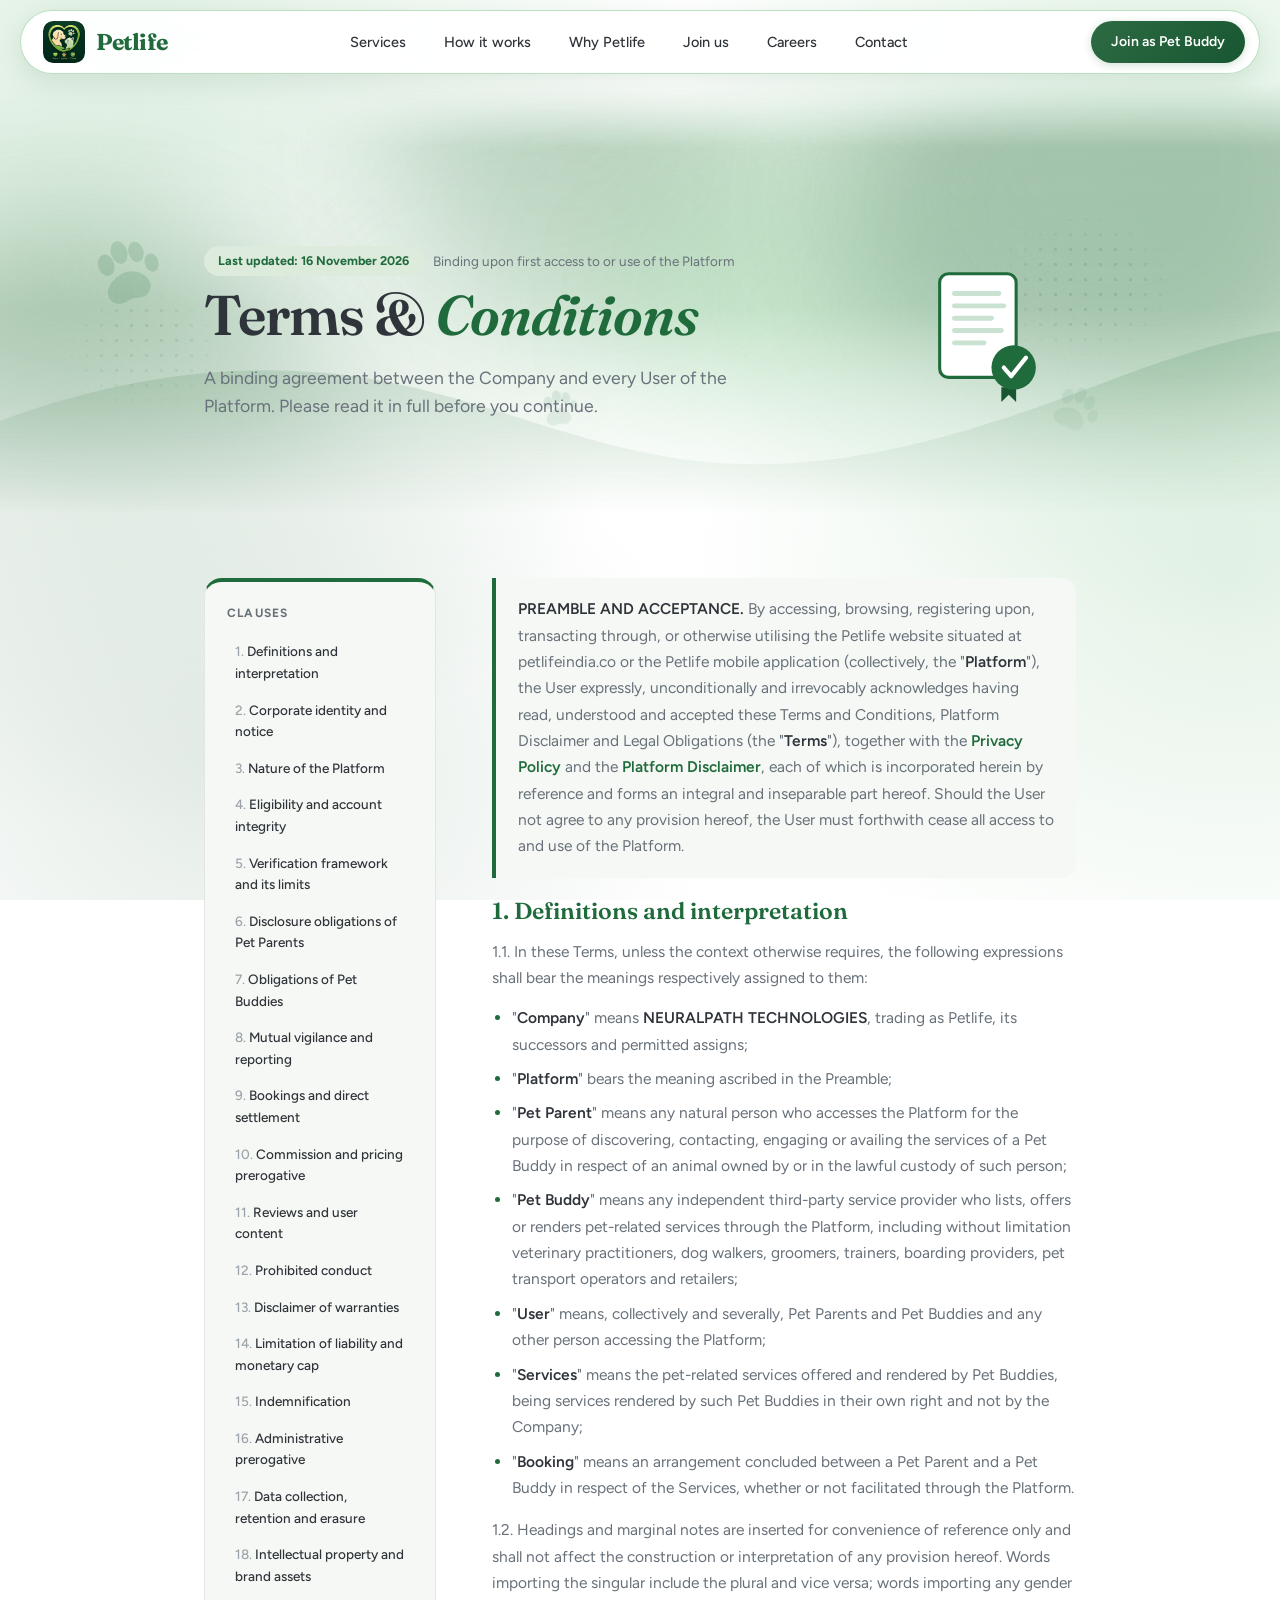
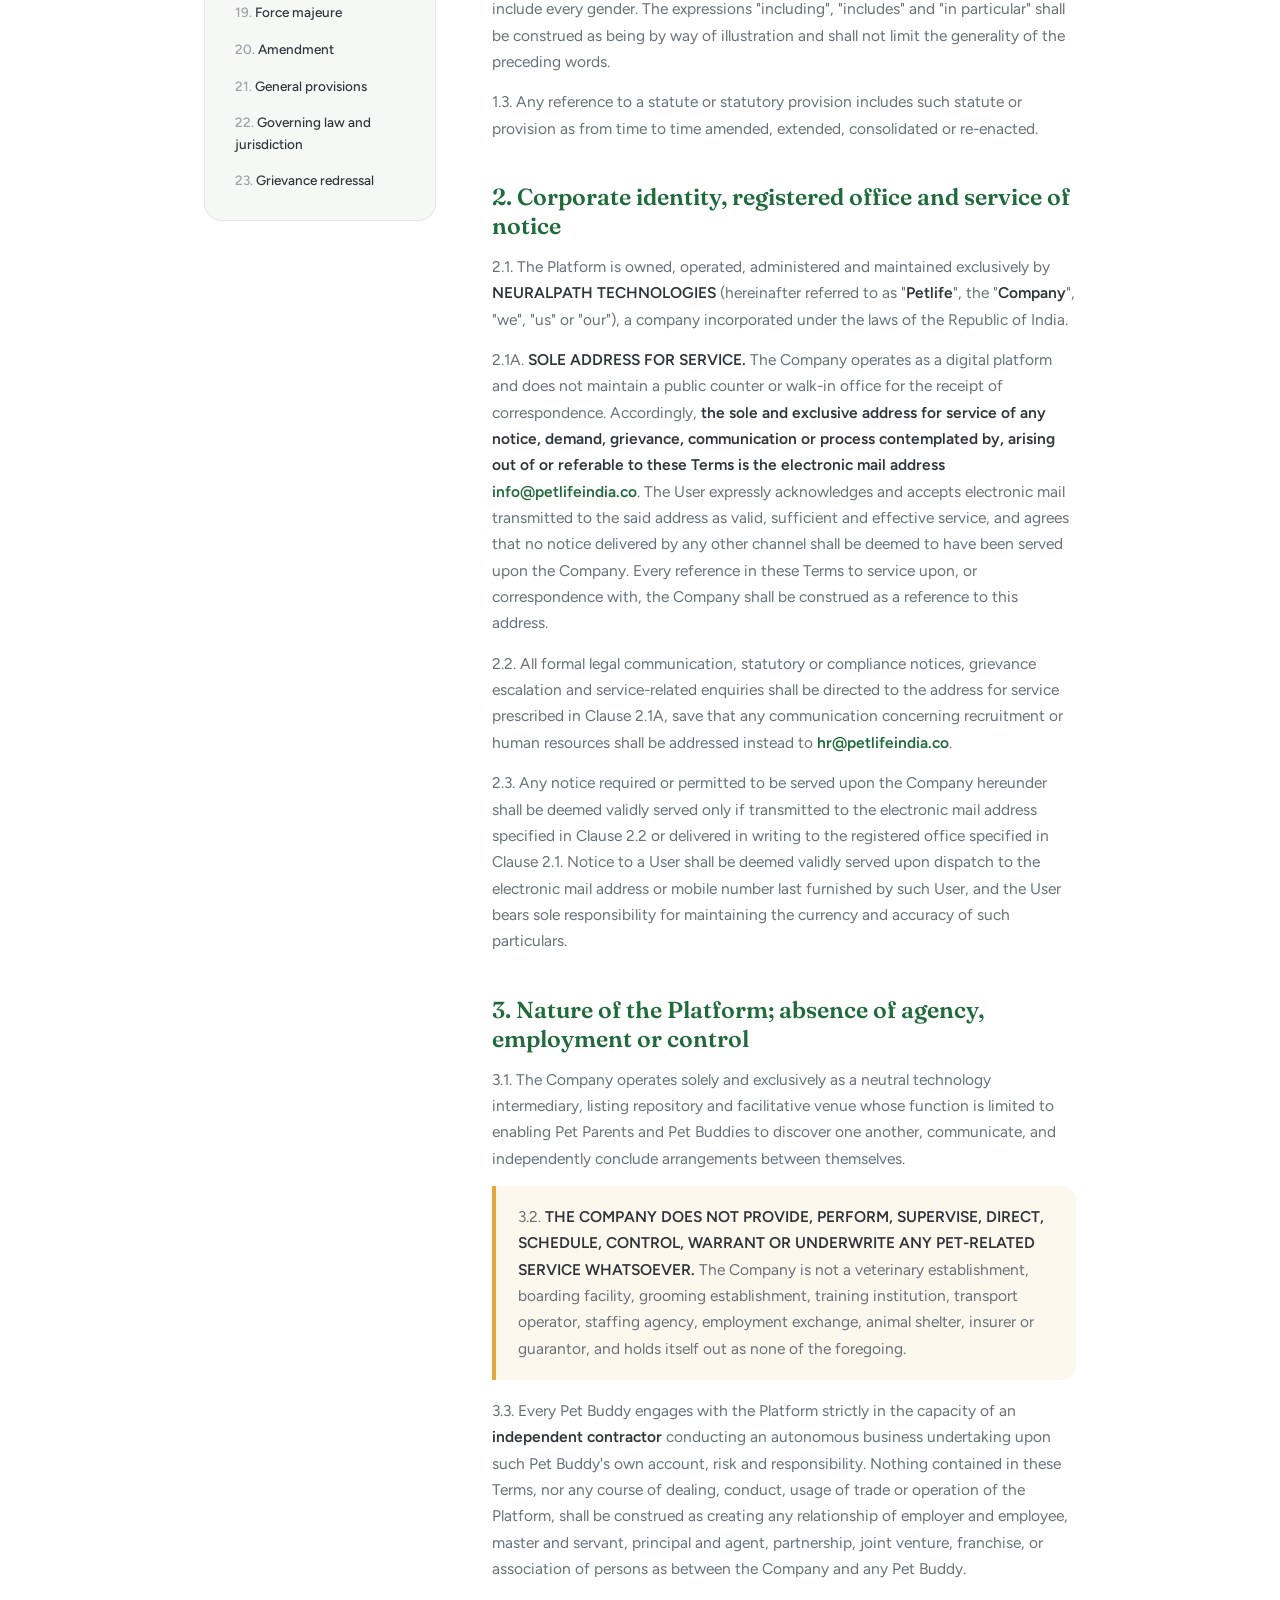
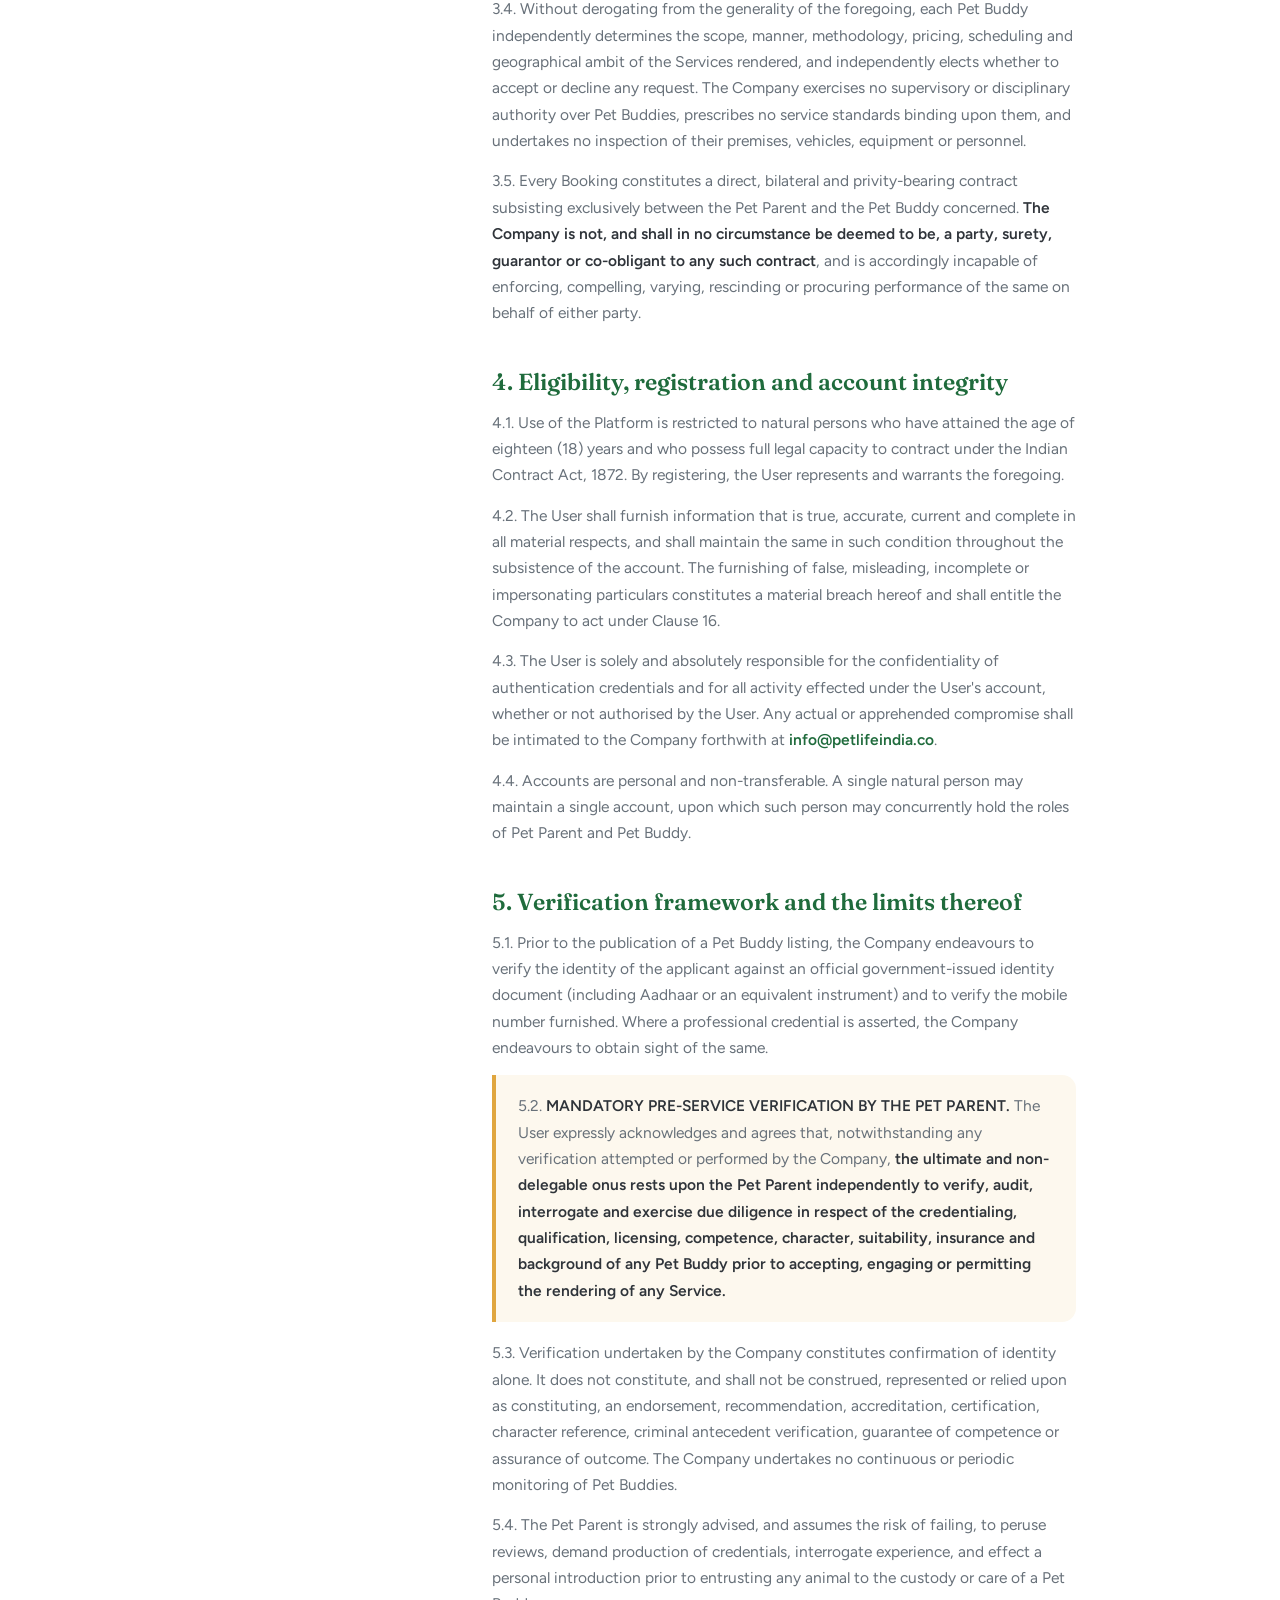
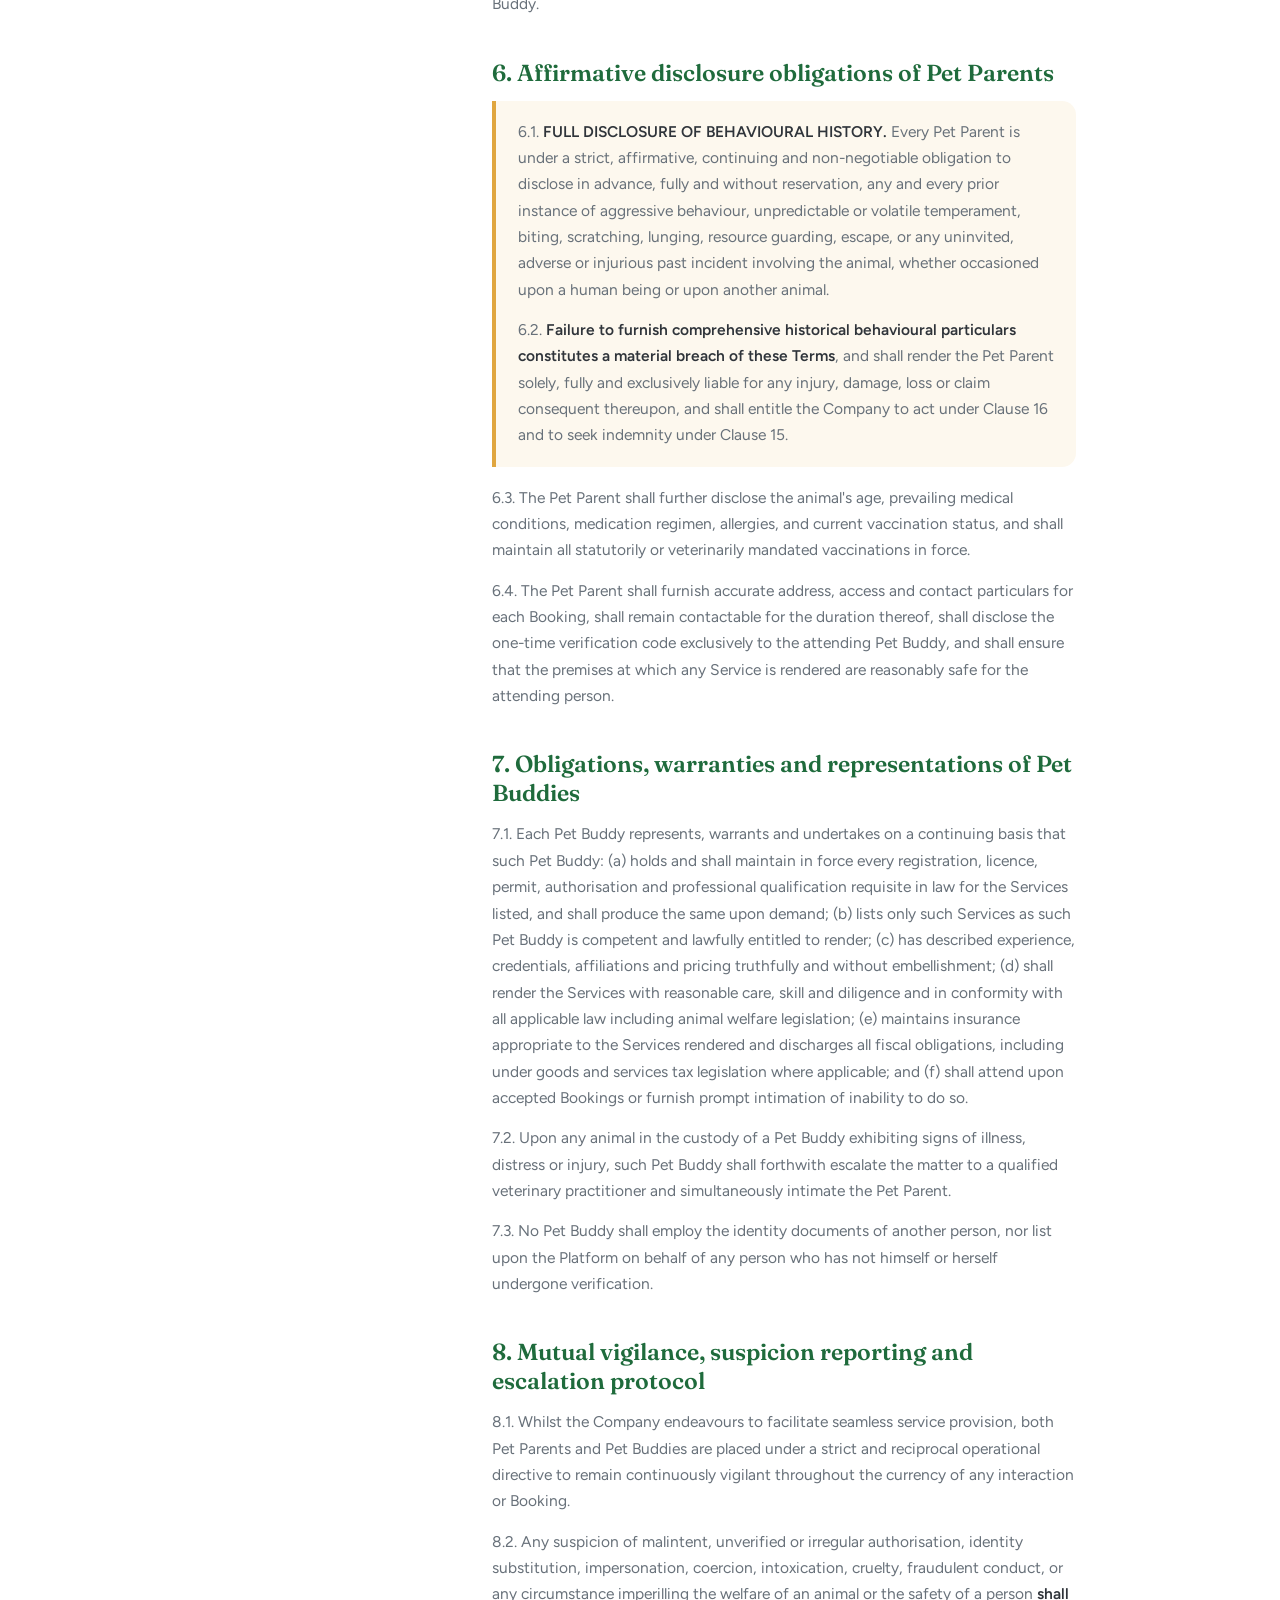
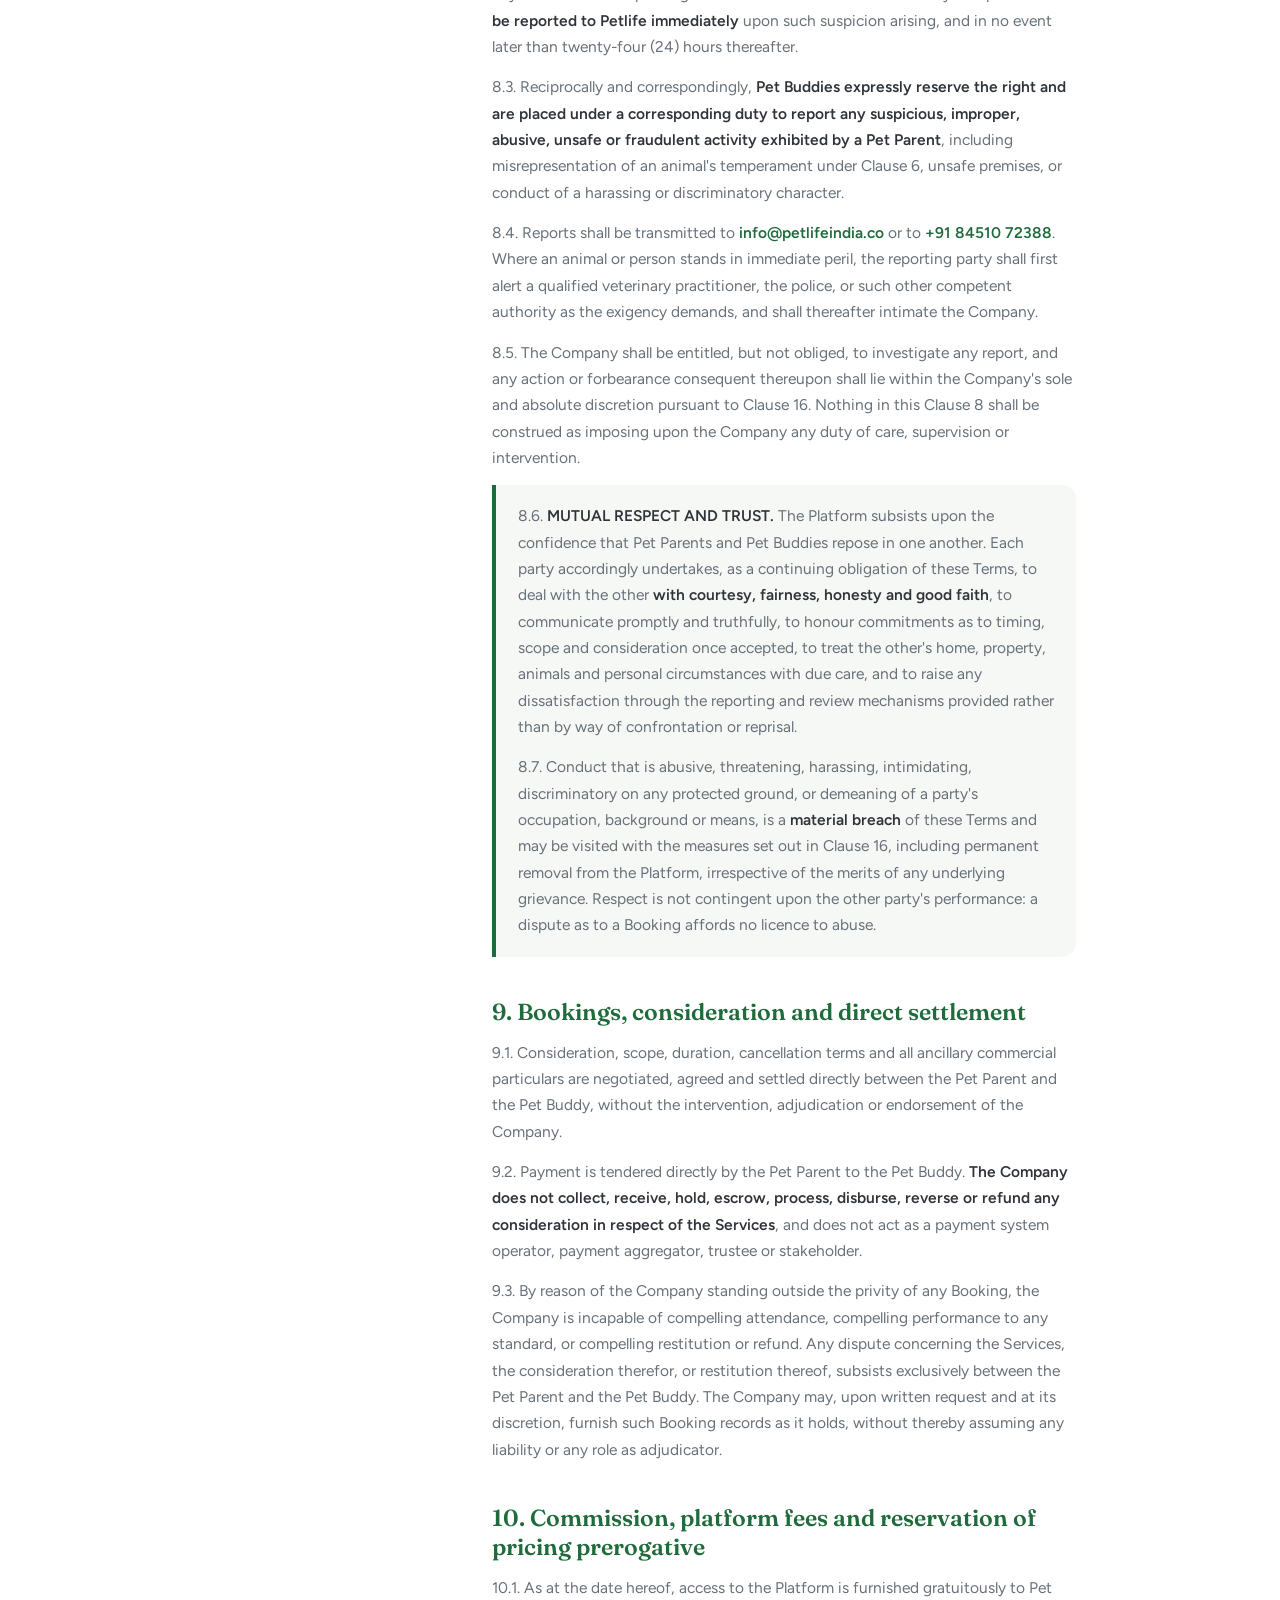
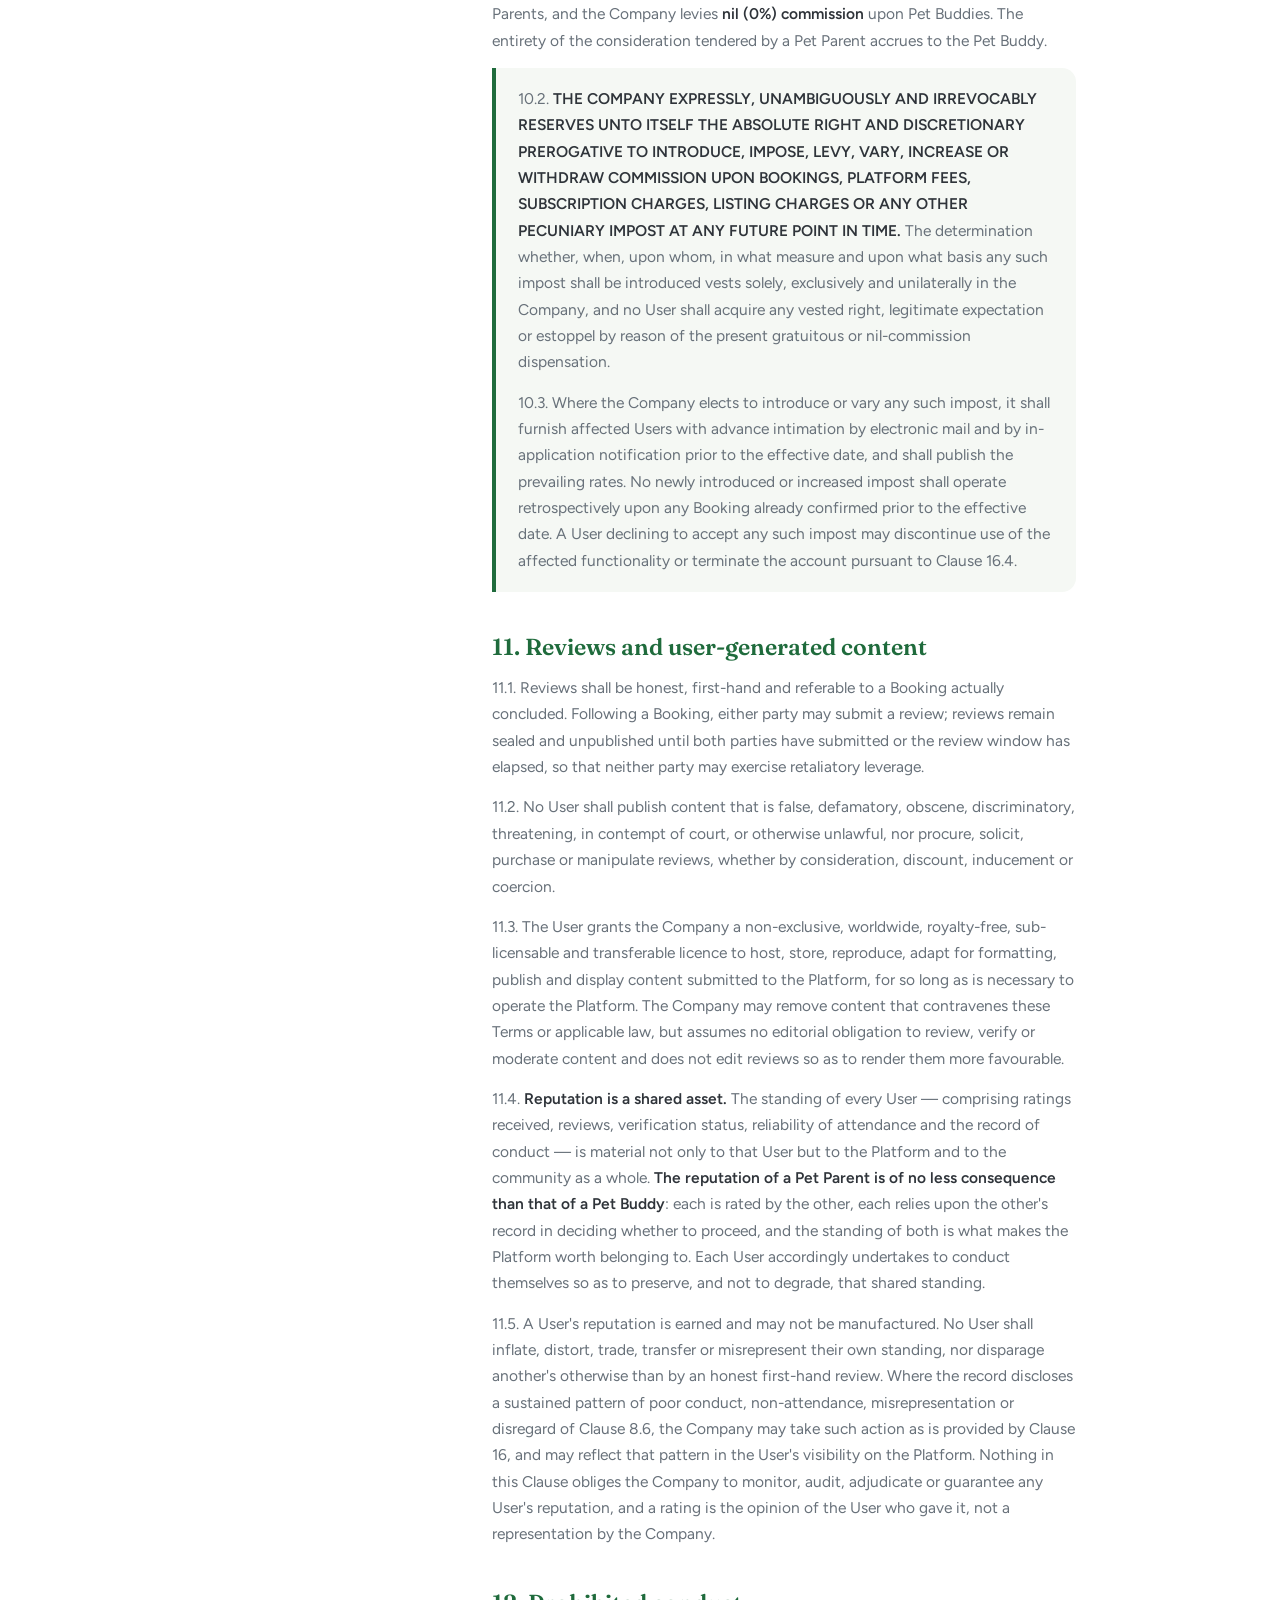
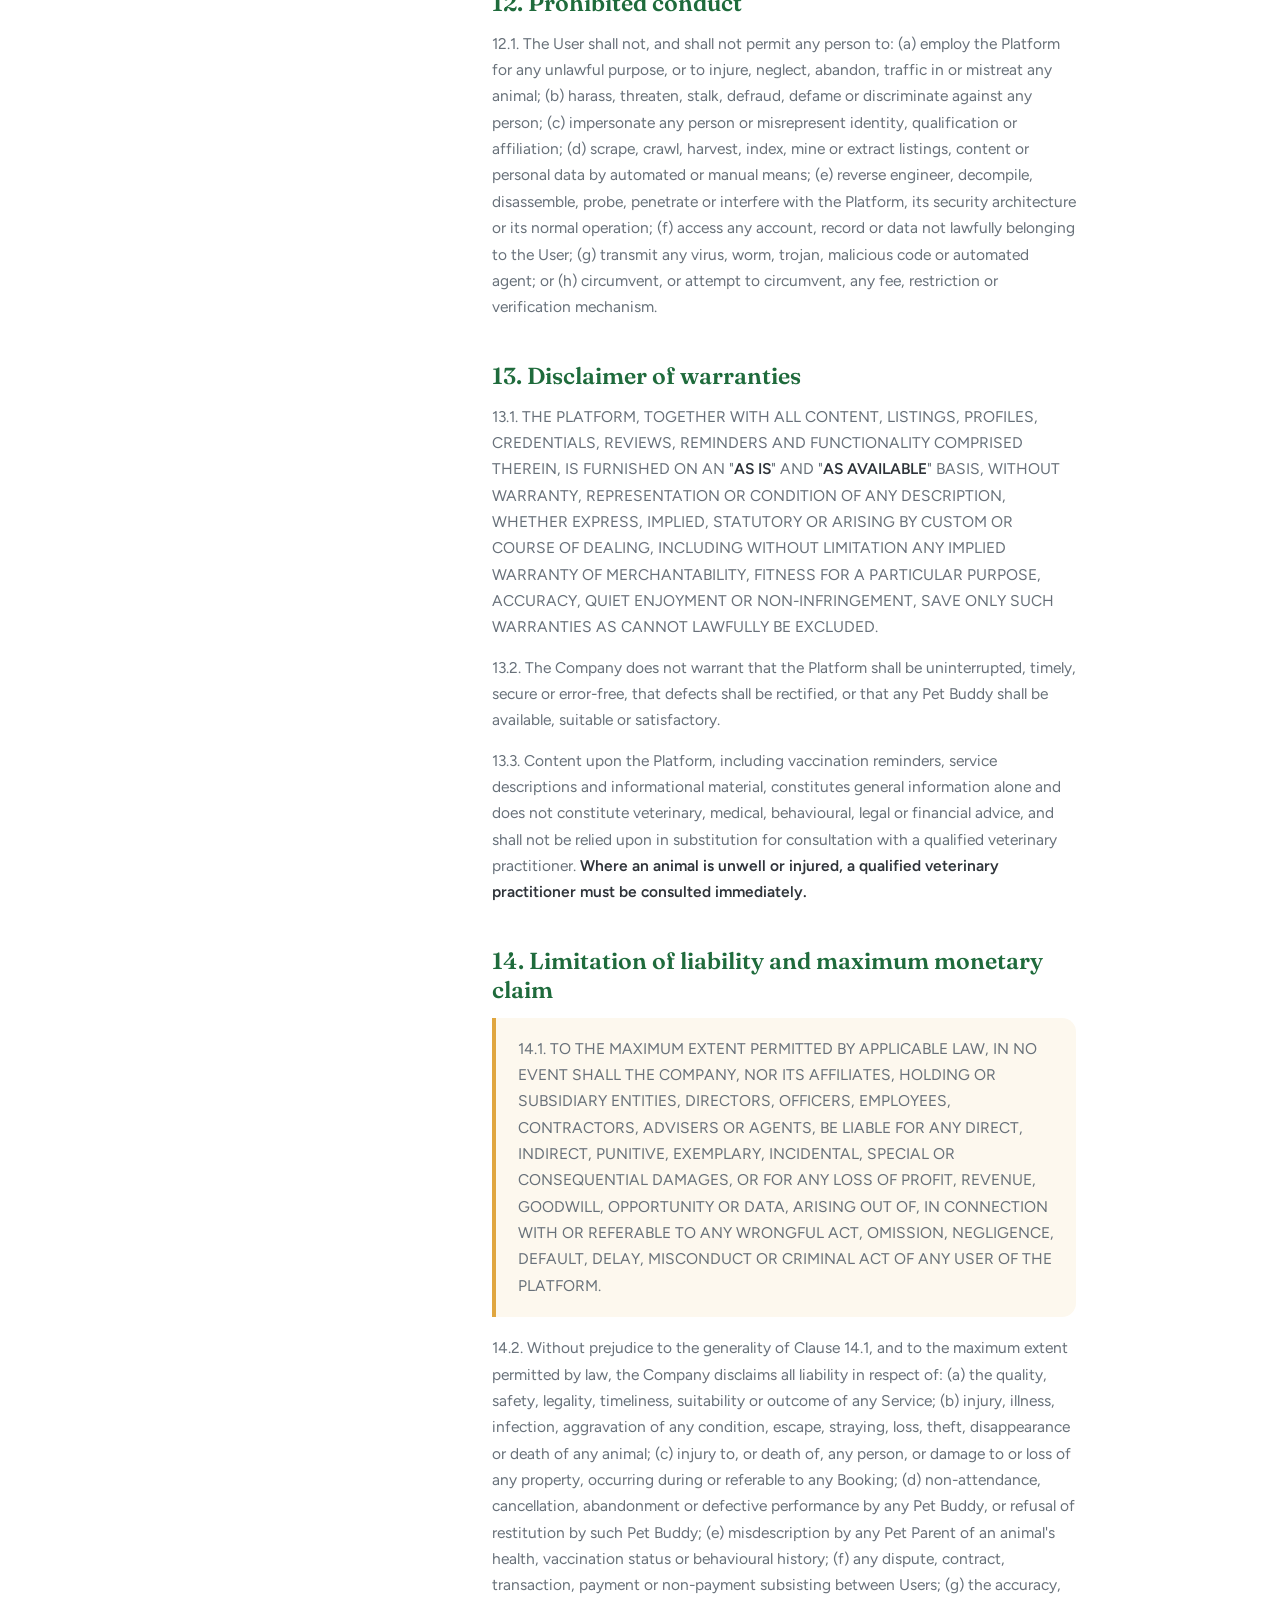
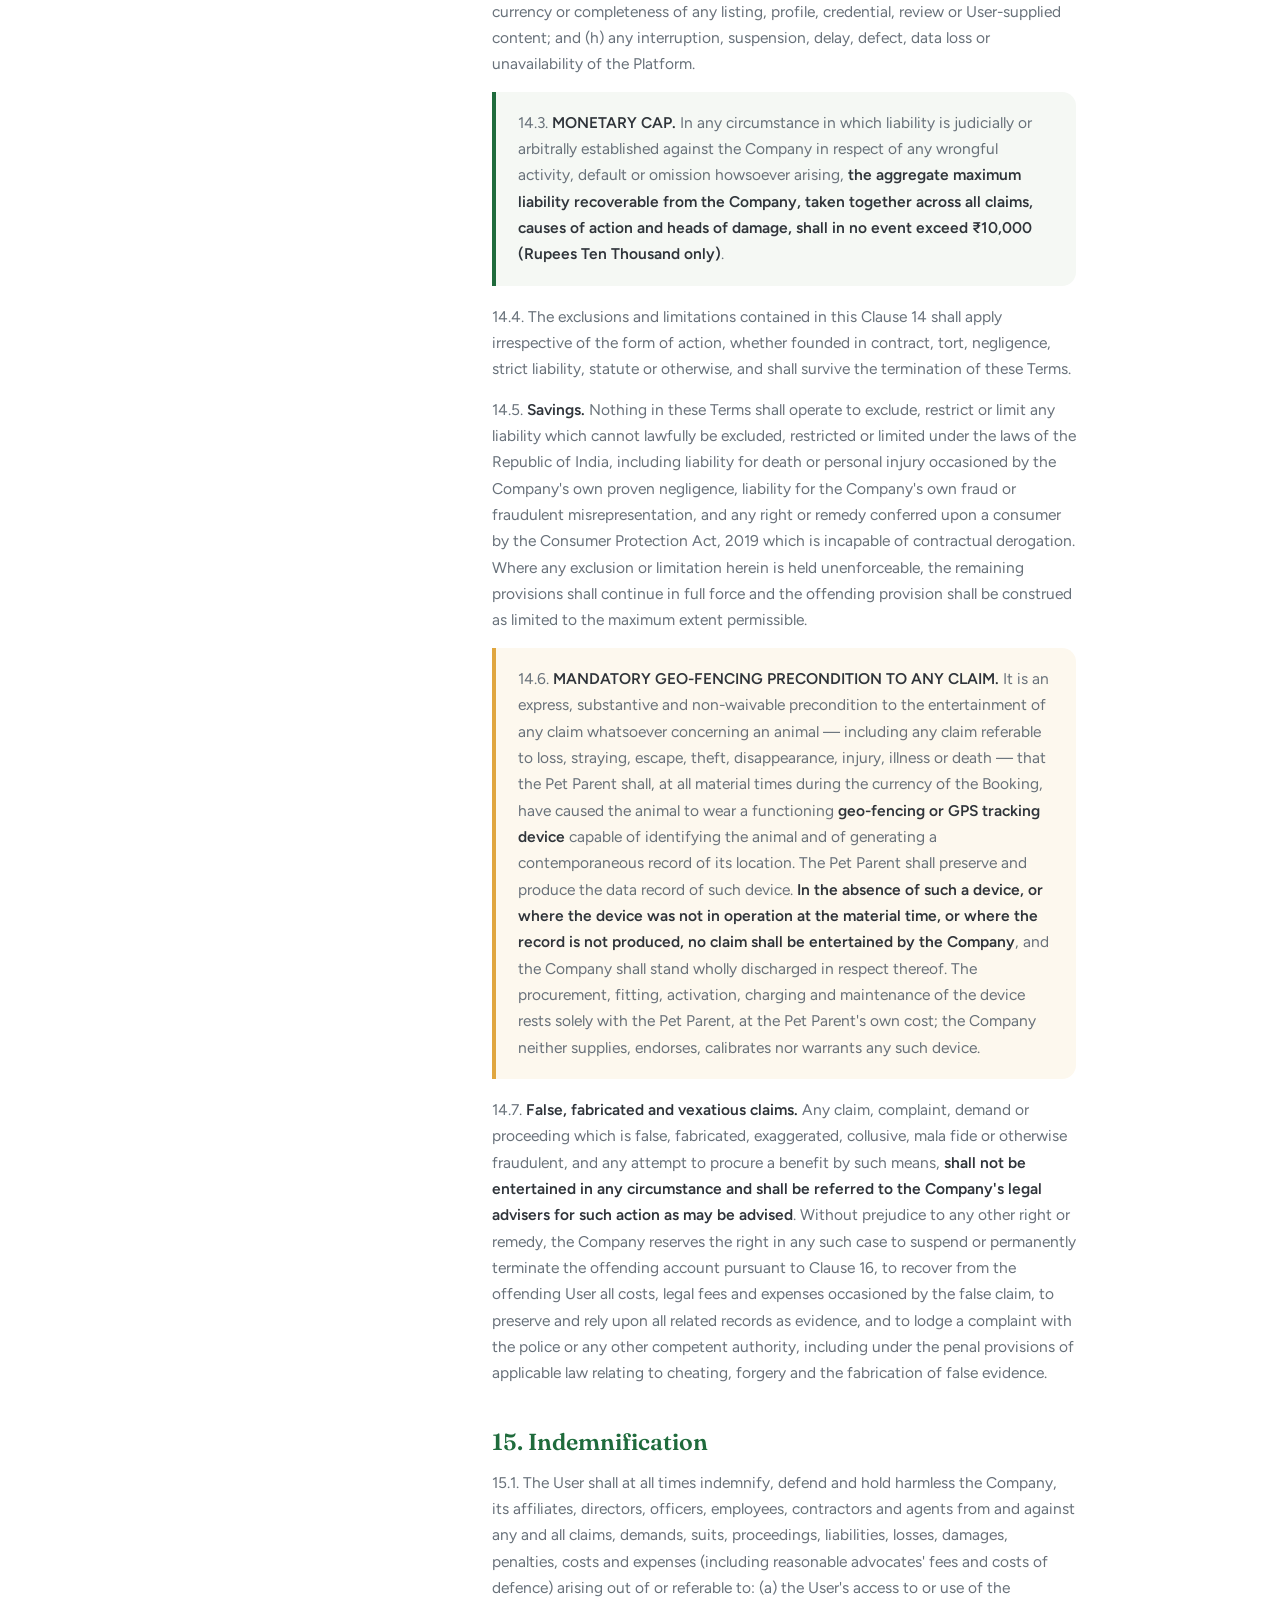
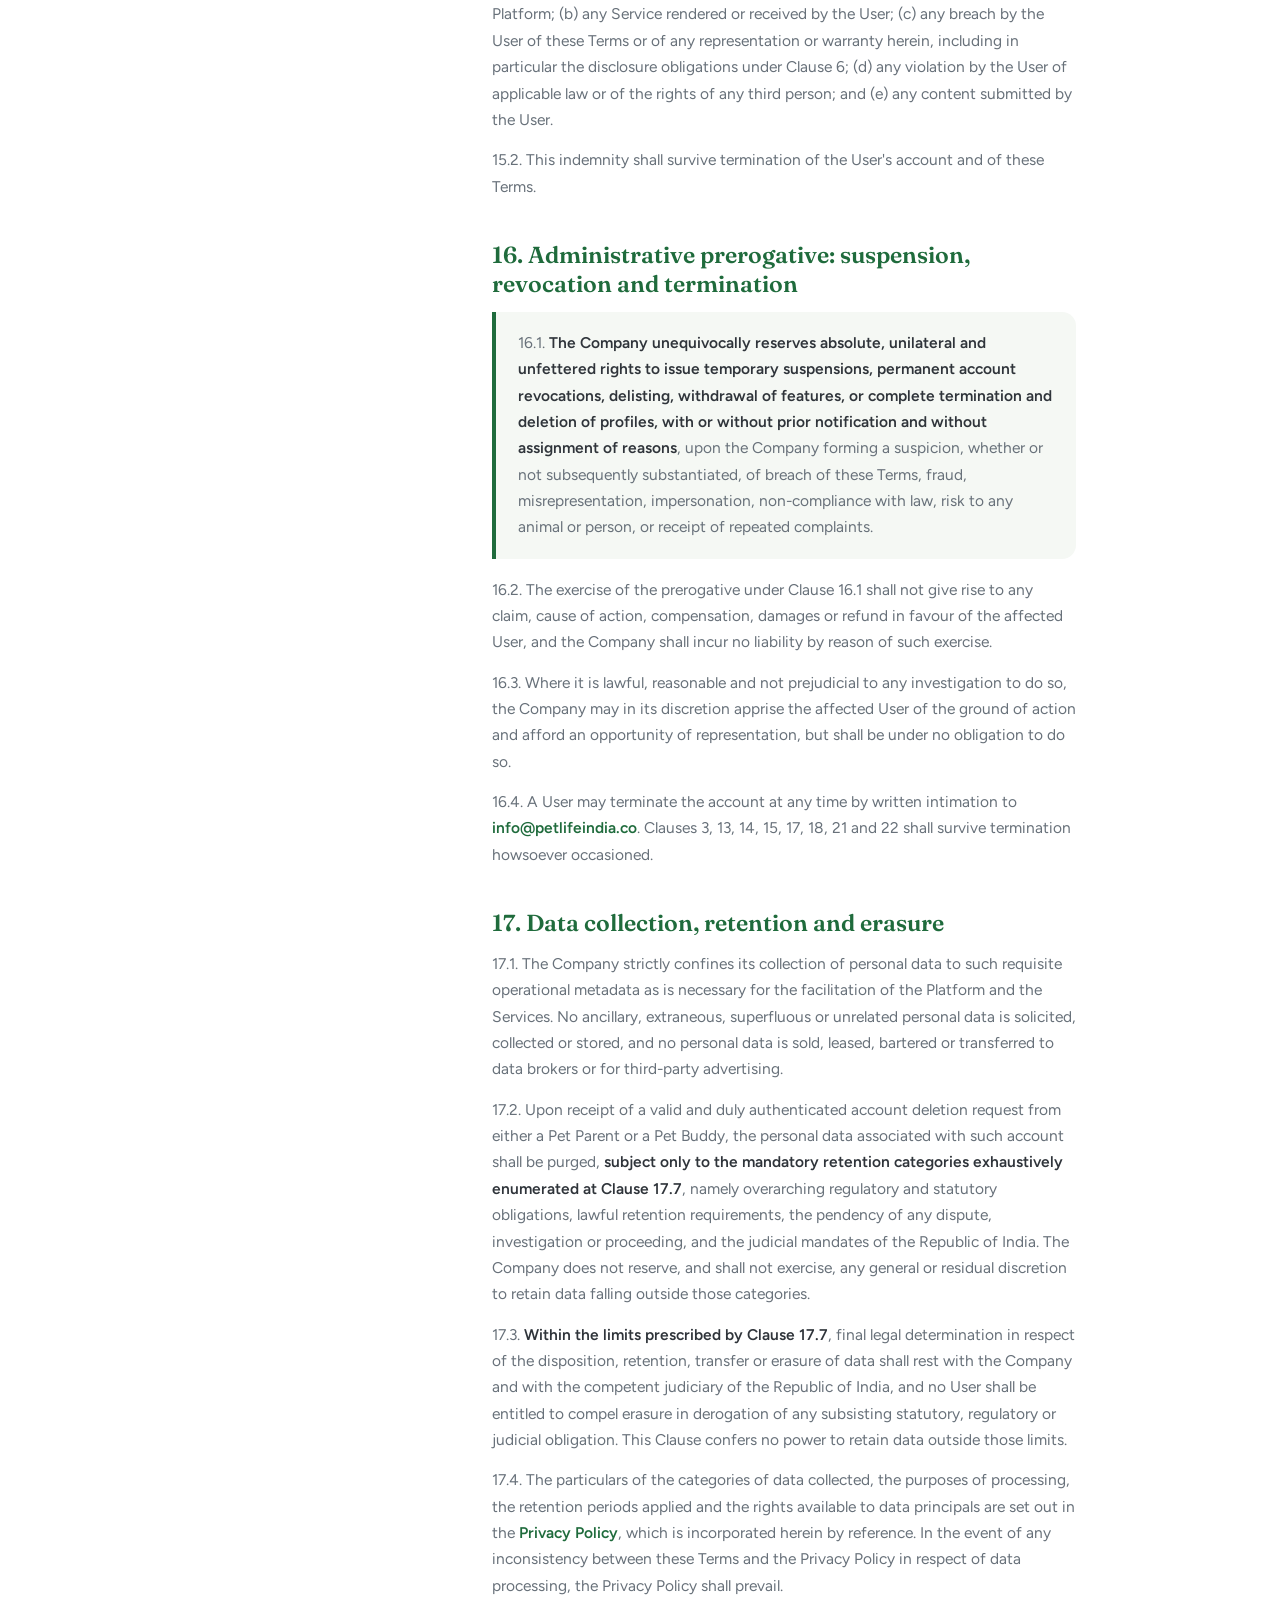
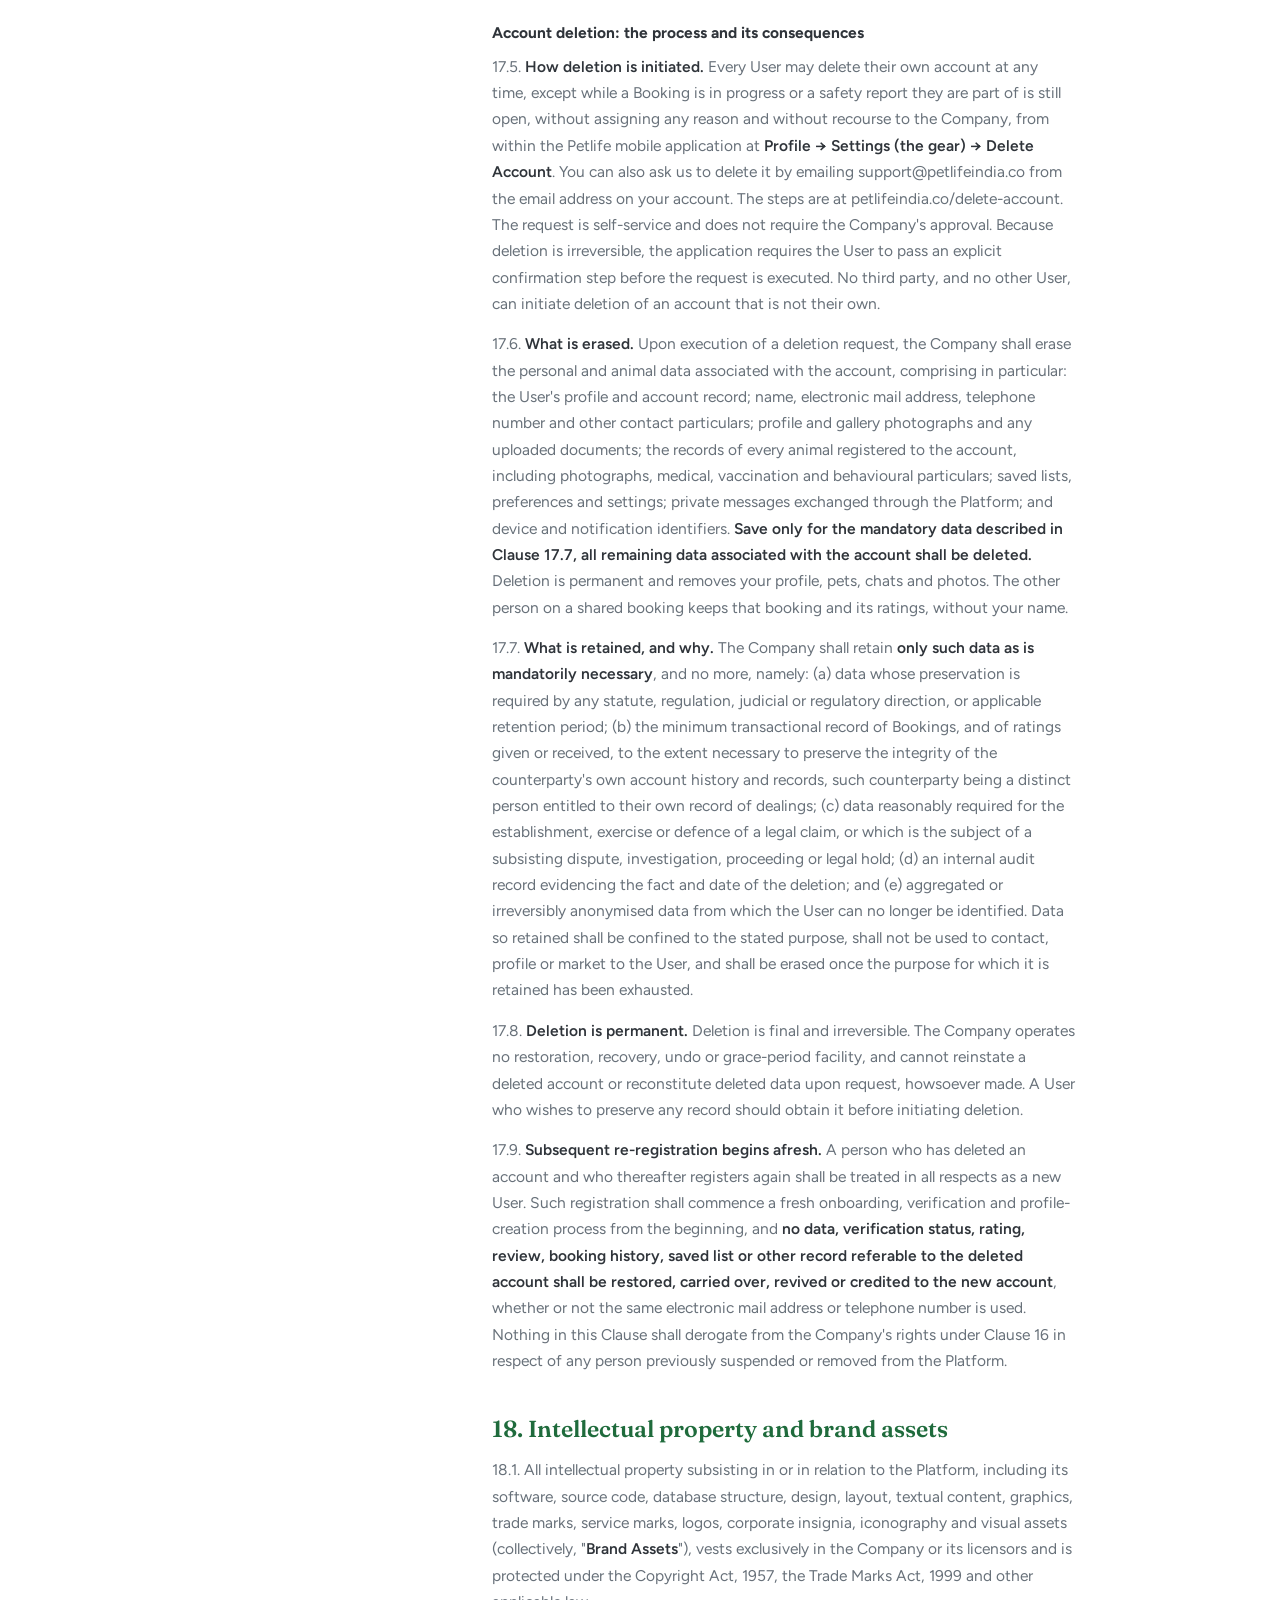
<file: Website/terms.html>
<!DOCTYPE html>
<html lang="en">
<head>
  <meta charset="UTF-8">
  <meta name="viewport" content="width=device-width, initial-scale=1.0">
  <title>Terms &amp; Conditions | Petlife India</title>
  <meta name="description" content="Terms and Conditions governing use of the Petlife platform for Pet Parents and Pet Buddies, including verification, liability and jurisdiction.">
  <meta name="robots" content="index, follow">
  <link rel="canonical" href="https://petlifeindia.co/terms">
  <meta property="og:site_name" content="Petlife India">
  <meta property="og:title" content="Terms &amp; Conditions, Platform Disclaimer and Legal Obligations | Petlife India">
  <meta property="og:type" content="website">
  <meta property="og:url" content="https://petlifeindia.co/terms">
  <meta name="twitter:card" content="summary">
  <meta name="twitter:title" content="Terms &amp; Conditions, Platform Disclaimer and Legal Obligations | Petlife India">
  <meta name="twitter:description" content="Terms and Conditions governing use of the Petlife (Petlife India) platform for Pet Parents and Pet Buddies, including platform disclaimer, verification framework, disclosure obligations, limitation of liability and exclusive jurisdiction.">
  <meta name="twitter:image" content="https://petlifeindia.co/petlife/logo.png">
  <meta name="theme-color" content="#1F6B3C">
  <link rel="icon" href="/favicon.ico" sizes="any">
  <link rel="icon" type="image/png" sizes="48x48" href="/petlife/favicon-48.png">
  <link rel="icon" type="image/png" sizes="32x32" href="/petlife/favicon-32.png">
  <link rel="icon" type="image/png" sizes="16x16" href="/petlife/favicon-16.png">
  <link rel="apple-touch-icon" sizes="180x180" href="/petlife/apple-touch-icon.png">
  <link rel="manifest" href="/manifest.json">
  <link rel="preconnect" href="https://fonts.googleapis.com">
  <link rel="preconnect" href="https://fonts.gstatic.com" crossorigin>
  <link href="https://fonts.googleapis.com/css2?family=Fraunces:ital,opsz,wght@0,9..144,400;0,9..144,500;0,9..144,600;0,9..144,700;1,9..144,400;1,9..144,600&family=Figtree:wght@400;500;600;700;800&family=Caveat:wght@600;700&display=swap" rel="stylesheet">
  <link rel="stylesheet" href="css/styles.css?v=20261117">
</head>
<body>
  <header class="nav is-solid" id="nav">
    <div class="nav__inner">
      <a href="/" class="nav__logo" aria-label="Petlife home">
        <img src="petlife/logo.png" alt="" width="42" height="42">
        <span class="nav__logo-text">Petlife</span>
      </a>
      <nav class="nav__links" id="navLinks" aria-label="Main">
        <a href="/#services">Services</a>
        <a href="/#how">How it works</a>
        <a href="/#why">Why Petlife</a>
        <a href="/#join">Join us</a>
        <a href="/careers">Careers</a>
        <a href="/#contact">Contact</a>
      </nav>
      <div class="nav__actions">
        <a href="/#join" class="btn btn--primary btn--sm">Join as Pet Buddy</a>
        <button class="nav__burger" id="navBurger" aria-label="Open menu" aria-expanded="false">
          <span></span><span></span><span></span>
        </button>
      </div>
    </div>
  </header>

  <main>
    <section class="page-hero">
      <!-- Same decorative layer as the home hero, so every page header shares its greens. -->
      <div class="deco" aria-hidden="true">
        <span class="deco__wash"></span>
        <span class="deco__blob deco__blob--4"></span>
        <span class="deco__blob deco__blob--3"></span>
        <span class="deco__blob deco__blob--5"></span>
        <span class="deco__blob deco__blob--6"></span>
        <span class="deco__blob deco__blob--1"></span>
        <span class="deco__blob deco__blob--2"></span>
        <span class="deco__dots deco__dots--1"></span>
        <span class="deco__dots deco__dots--2"></span>
        <svg class="deco__paw deco__paw--1" viewBox="0 0 64 64" fill="currentColor"><ellipse cx="17" cy="20" rx="7" ry="9.5"/><ellipse cx="31" cy="13" rx="7" ry="10"/><ellipse cx="45" cy="17" rx="6.5" ry="9"/><ellipse cx="55" cy="30" rx="6" ry="8"/><path d="M31 31c8 0 15 5.4 17 12.2 1.9 6.4-2.6 12.3-9.2 12.6-3.9.2-6-1.3-9.5-1.3-3.4 0-5.6 1.6-9.4 1.3-6.6-.5-10.8-6.4-8.8-12.7C13.2 36.3 23 31 31 31Z"/></svg>
        <svg class="deco__paw deco__paw--2" viewBox="0 0 64 64" fill="currentColor"><ellipse cx="17" cy="20" rx="7" ry="9.5"/><ellipse cx="31" cy="13" rx="7" ry="10"/><ellipse cx="45" cy="17" rx="6.5" ry="9"/><ellipse cx="55" cy="30" rx="6" ry="8"/><path d="M31 31c8 0 15 5.4 17 12.2 1.9 6.4-2.6 12.3-9.2 12.6-3.9.2-6-1.3-9.5-1.3-3.4 0-5.6 1.6-9.4 1.3-6.6-.5-10.8-6.4-8.8-12.7C13.2 36.3 23 31 31 31Z"/></svg>
        <svg class="deco__paw deco__paw--3" viewBox="0 0 64 64" fill="currentColor"><ellipse cx="17" cy="20" rx="7" ry="9.5"/><ellipse cx="31" cy="13" rx="7" ry="10"/><ellipse cx="45" cy="17" rx="6.5" ry="9"/><ellipse cx="55" cy="30" rx="6" ry="8"/><path d="M31 31c8 0 15 5.4 17 12.2 1.9 6.4-2.6 12.3-9.2 12.6-3.9.2-6-1.3-9.5-1.3-3.4 0-5.6 1.6-9.4 1.3-6.6-.5-10.8-6.4-8.8-12.7C13.2 36.3 23 31 31 31Z"/></svg>
      </div>
      <svg class="deco__wave" viewBox="0 0 1440 190" preserveAspectRatio="none" fill="currentColor" aria-hidden="true"><path d="M0 96c140-46 286-64 430-40 132 22 244 74 380 82 148 9 292-33 428-79 76-26 148-46 202-53v184H0Z"/></svg>
      <div class="container container--mid">
        <p class="legal__meta">
          <span class="legal__updated">Last updated: 16 November 2026</span>
          <span>Binding upon first access to or use of the Platform</span>
        </p>
        <h1 class="page-hero__title">Terms &amp; <em>Conditions</em></h1>
        <p class="page-hero__sub">
          A binding agreement between the Company and every User of the Platform.
          Please read it in full before you continue.
        </p>
        <svg class="legal-art" viewBox="0 0 120 120" role="img"
             aria-label="A signed agreement carrying a seal of approval" focusable="false">
          <rect x="20" y="12" width="62" height="84" rx="7" fill="#FFFFFF" stroke="#1F6B3C" stroke-width="2.5"/>
          <g fill="#C9E2D2">
            <rect x="30" y="26" width="40" height="4" rx="2"/>
            <rect x="30" y="36" width="44" height="4" rx="2"/>
            <rect x="30" y="46" width="34" height="4" rx="2"/>
            <rect x="30" y="56" width="42" height="4" rx="2"/>
            <rect x="30" y="66" width="28" height="4" rx="2"/>
          </g>
          <path d="M70 104 v12 l6-6 6 6 v-12 Z" fill="#185632"/>
          <circle cx="80" cy="88" r="18" fill="#1F6B3C"/>
          <path d="M72 88 l6 7 12-15" fill="none" stroke="#FFFFFF" stroke-width="3.4"
                stroke-linecap="round" stroke-linejoin="round"/>
        </svg>
      </div>
    </section>

    <section class="legal">
      <div class="container container--mid">
        <div class="legal__layout">

          <nav class="legal__toc" aria-label="On this page">
            <h2>Clauses</h2>
            <ol>
              <li><a href="#definitions">Definitions and interpretation</a></li>
              <li><a href="#identity">Corporate identity and notice</a></li>
              <li><a href="#nature">Nature of the Platform</a></li>
              <li><a href="#eligibility">Eligibility and account integrity</a></li>
              <li><a href="#verification">Verification framework and its limits</a></li>
              <li><a href="#disclosure">Disclosure obligations of Pet Parents</a></li>
              <li><a href="#buddy-obligations">Obligations of Pet Buddies</a></li>
              <li><a href="#vigilance">Mutual vigilance and reporting</a></li>
              <li><a href="#consideration">Bookings and direct settlement</a></li>
              <li><a href="#commission">Commission and pricing prerogative</a></li>
              <li><a href="#content">Reviews and user content</a></li>
              <li><a href="#prohibited">Prohibited conduct</a></li>
              <li><a href="#warranties">Disclaimer of warranties</a></li>
              <li><a href="#liability">Limitation of liability and monetary cap</a></li>
              <li><a href="#indemnity">Indemnification</a></li>
              <li><a href="#suspension">Administrative prerogative</a></li>
              <li><a href="#data">Data collection, retention and erasure</a></li>
              <li><a href="#ip">Intellectual property and brand assets</a></li>
              <li><a href="#force-majeure">Force majeure</a></li>
              <li><a href="#amendment">Amendment</a></li>
              <li><a href="#general">General provisions</a></li>
              <li><a href="#jurisdiction">Governing law and jurisdiction</a></li>
              <li><a href="#grievance">Grievance redressal</a></li>
            </ol>
          </nav>

          <div class="legal__body">

            <div class="legal-note">
              <p><strong>PREAMBLE AND ACCEPTANCE.</strong> By accessing, browsing, registering upon, transacting through, or otherwise utilising the Petlife website situated at petlifeindia.co or the Petlife mobile application (collectively, the "<strong>Platform</strong>"), the User expressly, unconditionally and irrevocably acknowledges having read, understood and accepted these Terms and Conditions, Platform Disclaimer and Legal Obligations (the "<strong>Terms</strong>"), together with the <a href="/privacy">Privacy Policy</a> and the <a href="/disclaimer">Platform Disclaimer</a>, each of which is incorporated herein by reference and forms an integral and inseparable part hereof. Should the User not agree to any provision hereof, the User must forthwith cease all access to and use of the Platform.</p>
            </div>

            <section id="definitions">
              <h2>1. Definitions and interpretation</h2>
              <p>1.1. In these Terms, unless the context otherwise requires, the following expressions shall bear the meanings respectively assigned to them:</p>
              <ul>
                <li>"<strong>Company</strong>" means <strong>NEURALPATH TECHNOLOGIES</strong>, trading as Petlife, its successors and permitted assigns;</li>
                <li>"<strong>Platform</strong>" bears the meaning ascribed in the Preamble;</li>
                <li>"<strong>Pet Parent</strong>" means any natural person who accesses the Platform for the purpose of discovering, contacting, engaging or availing the services of a Pet Buddy in respect of an animal owned by or in the lawful custody of such person;</li>
                <li>"<strong>Pet Buddy</strong>" means any independent third-party service provider who lists, offers or renders pet-related services through the Platform, including without limitation veterinary practitioners, dog walkers, groomers, trainers, boarding providers, pet transport operators and retailers;</li>
                <li>"<strong>User</strong>" means, collectively and severally, Pet Parents and Pet Buddies and any other person accessing the Platform;</li>
                <li>"<strong>Services</strong>" means the pet-related services offered and rendered by Pet Buddies, being services rendered by such Pet Buddies in their own right and not by the Company;</li>
                <li>"<strong>Booking</strong>" means an arrangement concluded between a Pet Parent and a Pet Buddy in respect of the Services, whether or not facilitated through the Platform.</li>
              </ul>
              <p>1.2. Headings and marginal notes are inserted for convenience of reference only and shall not affect the construction or interpretation of any provision hereof. Words importing the singular include the plural and vice versa; words importing any gender include every gender. The expressions "including", "includes" and "in particular" shall be construed as being by way of illustration and shall not limit the generality of the preceding words.</p>
              <p>1.3. Any reference to a statute or statutory provision includes such statute or provision as from time to time amended, extended, consolidated or re-enacted.</p>
            </section>

            <section id="identity">
              <h2>2. Corporate identity, registered office and service of notice</h2>
              <p>2.1. The Platform is owned, operated, administered and maintained exclusively by <strong>NEURALPATH TECHNOLOGIES</strong> (hereinafter referred to as "<strong>Petlife</strong>", the "<strong>Company</strong>", "we", "us" or "our"), a company incorporated under the laws of the Republic of India.</p>
              <p>2.1A. <strong>SOLE ADDRESS FOR SERVICE.</strong> The Company operates as a digital platform and does not maintain a public counter or walk-in office for the receipt of correspondence. Accordingly, <strong>the sole and exclusive address for service of any notice, demand, grievance, communication or process contemplated by, arising out of or referable to these Terms is the electronic mail address <a href="mailto:info@petlifeindia.co">info@petlifeindia.co</a></strong>. The User expressly acknowledges and accepts electronic mail transmitted to the said address as valid, sufficient and effective service, and agrees that no notice delivered by any other channel shall be deemed to have been served upon the Company. Every reference in these Terms to service upon, or correspondence with, the Company shall be construed as a reference to this address.</p>
              <p>2.2. All formal legal communication, statutory or compliance notices, grievance escalation and service-related enquiries shall be directed to the address for service prescribed in Clause 2.1A, save that any communication concerning recruitment or human resources shall be addressed instead to <a href="mailto:hr@petlifeindia.co">hr@petlifeindia.co</a>.</p>
              <p>2.3. Any notice required or permitted to be served upon the Company hereunder shall be deemed validly served only if transmitted to the electronic mail address specified in Clause 2.2 or delivered in writing to the registered office specified in Clause 2.1. Notice to a User shall be deemed validly served upon dispatch to the electronic mail address or mobile number last furnished by such User, and the User bears sole responsibility for maintaining the currency and accuracy of such particulars.</p>
            </section>

            <section id="nature">
              <h2>3. Nature of the Platform; absence of agency, employment or control</h2>
              <p>3.1. The Company operates solely and exclusively as a neutral technology intermediary, listing repository and facilitative venue whose function is limited to enabling Pet Parents and Pet Buddies to discover one another, communicate, and independently conclude arrangements between themselves.</p>
              <div class="legal-note legal-note--warn">
                <p>3.2. <strong>THE COMPANY DOES NOT PROVIDE, PERFORM, SUPERVISE, DIRECT, SCHEDULE, CONTROL, WARRANT OR UNDERWRITE ANY PET-RELATED SERVICE WHATSOEVER.</strong> The Company is not a veterinary establishment, boarding facility, grooming establishment, training institution, transport operator, staffing agency, employment exchange, animal shelter, insurer or guarantor, and holds itself out as none of the foregoing.</p>
              </div>
              <p>3.3. Every Pet Buddy engages with the Platform strictly in the capacity of an <strong>independent contractor</strong> conducting an autonomous business undertaking upon such Pet Buddy's own account, risk and responsibility. Nothing contained in these Terms, nor any course of dealing, conduct, usage of trade or operation of the Platform, shall be construed as creating any relationship of employer and employee, master and servant, principal and agent, partnership, joint venture, franchise, or association of persons as between the Company and any Pet Buddy.</p>
              <p>3.4. Without derogating from the generality of the foregoing, each Pet Buddy independently determines the scope, manner, methodology, pricing, scheduling and geographical ambit of the Services rendered, and independently elects whether to accept or decline any request. The Company exercises no supervisory or disciplinary authority over Pet Buddies, prescribes no service standards binding upon them, and undertakes no inspection of their premises, vehicles, equipment or personnel.</p>
              <p>3.5. Every Booking constitutes a direct, bilateral and privity-bearing contract subsisting exclusively between the Pet Parent and the Pet Buddy concerned. <strong>The Company is not, and shall in no circumstance be deemed to be, a party, surety, guarantor or co-obligant to any such contract</strong>, and is accordingly incapable of enforcing, compelling, varying, rescinding or procuring performance of the same on behalf of either party.</p>
            </section>

            <section id="eligibility">
              <h2>4. Eligibility, registration and account integrity</h2>
              <p>4.1. Use of the Platform is restricted to natural persons who have attained the age of eighteen (18) years and who possess full legal capacity to contract under the Indian Contract Act, 1872. By registering, the User represents and warrants the foregoing.</p>
              <p>4.2. The User shall furnish information that is true, accurate, current and complete in all material respects, and shall maintain the same in such condition throughout the subsistence of the account. The furnishing of false, misleading, incomplete or impersonating particulars constitutes a material breach hereof and shall entitle the Company to act under Clause 16.</p>
              <p>4.3. The User is solely and absolutely responsible for the confidentiality of authentication credentials and for all activity effected under the User's account, whether or not authorised by the User. Any actual or apprehended compromise shall be intimated to the Company forthwith at <a href="mailto:info@petlifeindia.co">info@petlifeindia.co</a>.</p>
              <p>4.4. Accounts are personal and non-transferable. A single natural person may maintain a single account, upon which such person may concurrently hold the roles of Pet Parent and Pet Buddy.</p>
            </section>

            <section id="verification">
              <h2>5. Verification framework and the limits thereof</h2>
              <p>5.1. Prior to the publication of a Pet Buddy listing, the Company endeavours to verify the identity of the applicant against an official government-issued identity document (including Aadhaar or an equivalent instrument) and to verify the mobile number furnished. Where a professional credential is asserted, the Company endeavours to obtain sight of the same.</p>
              <div class="legal-note legal-note--warn">
                <p>5.2. <strong>MANDATORY PRE-SERVICE VERIFICATION BY THE PET PARENT.</strong> The User expressly acknowledges and agrees that, notwithstanding any verification attempted or performed by the Company, <strong>the ultimate and non-delegable onus rests upon the Pet Parent independently to verify, audit, interrogate and exercise due diligence in respect of the credentialing, qualification, licensing, competence, character, suitability, insurance and background of any Pet Buddy prior to accepting, engaging or permitting the rendering of any Service.</strong></p>
              </div>
              <p>5.3. Verification undertaken by the Company constitutes confirmation of identity alone. It does not constitute, and shall not be construed, represented or relied upon as constituting, an endorsement, recommendation, accreditation, certification, character reference, criminal antecedent verification, guarantee of competence or assurance of outcome. The Company undertakes no continuous or periodic monitoring of Pet Buddies.</p>
              <p>5.4. The Pet Parent is strongly advised, and assumes the risk of failing, to peruse reviews, demand production of credentials, interrogate experience, and effect a personal introduction prior to entrusting any animal to the custody or care of a Pet Buddy.</p>
            </section>

            <section id="disclosure">
              <h2>6. Affirmative disclosure obligations of Pet Parents</h2>
              <div class="legal-note legal-note--warn">
                <p>6.1. <strong>FULL DISCLOSURE OF BEHAVIOURAL HISTORY.</strong> Every Pet Parent is under a strict, affirmative, continuing and non-negotiable obligation to disclose in advance, fully and without reservation, any and every prior instance of aggressive behaviour, unpredictable or volatile temperament, biting, scratching, lunging, resource guarding, escape, or any uninvited, adverse or injurious past incident involving the animal, whether occasioned upon a human being or upon another animal.</p>
                <p>6.2. <strong>Failure to furnish comprehensive historical behavioural particulars constitutes a material breach of these Terms</strong>, and shall render the Pet Parent solely, fully and exclusively liable for any injury, damage, loss or claim consequent thereupon, and shall entitle the Company to act under Clause 16 and to seek indemnity under Clause 15.</p>
              </div>
              <p>6.3. The Pet Parent shall further disclose the animal's age, prevailing medical conditions, medication regimen, allergies, and current vaccination status, and shall maintain all statutorily or veterinarily mandated vaccinations in force.</p>
              <p>6.4. The Pet Parent shall furnish accurate address, access and contact particulars for each Booking, shall remain contactable for the duration thereof, shall disclose the one-time verification code exclusively to the attending Pet Buddy, and shall ensure that the premises at which any Service is rendered are reasonably safe for the attending person.</p>
            </section>

            <section id="buddy-obligations">
              <h2>7. Obligations, warranties and representations of Pet Buddies</h2>
              <p>7.1. Each Pet Buddy represents, warrants and undertakes on a continuing basis that such Pet Buddy: (a) holds and shall maintain in force every registration, licence, permit, authorisation and professional qualification requisite in law for the Services listed, and shall produce the same upon demand; (b) lists only such Services as such Pet Buddy is competent and lawfully entitled to render; (c) has described experience, credentials, affiliations and pricing truthfully and without embellishment; (d) shall render the Services with reasonable care, skill and diligence and in conformity with all applicable law including animal welfare legislation; (e) maintains insurance appropriate to the Services rendered and discharges all fiscal obligations, including under goods and services tax legislation where applicable; and (f) shall attend upon accepted Bookings or furnish prompt intimation of inability to do so.</p>
              <p>7.2. Upon any animal in the custody of a Pet Buddy exhibiting signs of illness, distress or injury, such Pet Buddy shall forthwith escalate the matter to a qualified veterinary practitioner and simultaneously intimate the Pet Parent.</p>
              <p>7.3. No Pet Buddy shall employ the identity documents of another person, nor list upon the Platform on behalf of any person who has not himself or herself undergone verification.</p>
            </section>

            <section id="vigilance">
              <h2>8. Mutual vigilance, suspicion reporting and escalation protocol</h2>
              <p>8.1. Whilst the Company endeavours to facilitate seamless service provision, both Pet Parents and Pet Buddies are placed under a strict and reciprocal operational directive to remain continuously vigilant throughout the currency of any interaction or Booking.</p>
              <p>8.2. Any suspicion of malintent, unverified or irregular authorisation, identity substitution, impersonation, coercion, intoxication, cruelty, fraudulent conduct, or any circumstance imperilling the welfare of an animal or the safety of a person <strong>shall be reported to Petlife immediately</strong> upon such suspicion arising, and in no event later than twenty-four (24) hours thereafter.</p>
              <p>8.3. Reciprocally and correspondingly, <strong>Pet Buddies expressly reserve the right and are placed under a corresponding duty to report any suspicious, improper, abusive, unsafe or fraudulent activity exhibited by a Pet Parent</strong>, including misrepresentation of an animal's temperament under Clause 6, unsafe premises, or conduct of a harassing or discriminatory character.</p>
              <p>8.4. Reports shall be transmitted to <a href="mailto:info@petlifeindia.co">info@petlifeindia.co</a> or to <a href="tel:+918451072388">+91 84510 72388</a>. Where an animal or person stands in immediate peril, the reporting party shall first alert a qualified veterinary practitioner, the police, or such other competent authority as the exigency demands, and shall thereafter intimate the Company.</p>
              <p>8.5. The Company shall be entitled, but not obliged, to investigate any report, and any action or forbearance consequent thereupon shall lie within the Company's sole and absolute discretion pursuant to Clause 16. Nothing in this Clause 8 shall be construed as imposing upon the Company any duty of care, supervision or intervention.</p>

              <div class="legal-note">
                <p>8.6. <strong>MUTUAL RESPECT AND TRUST.</strong> The Platform subsists upon the confidence that Pet Parents and Pet Buddies repose in one another. Each party accordingly undertakes, as a continuing obligation of these Terms, to deal with the other <strong>with courtesy, fairness, honesty and good faith</strong>, to communicate promptly and truthfully, to honour commitments as to timing, scope and consideration once accepted, to treat the other's home, property, animals and personal circumstances with due care, and to raise any dissatisfaction through the reporting and review mechanisms provided rather than by way of confrontation or reprisal.</p>
                <p>8.7. Conduct that is abusive, threatening, harassing, intimidating, discriminatory on any protected ground, or demeaning of a party's occupation, background or means, is a <strong>material breach</strong> of these Terms and may be visited with the measures set out in Clause 16, including permanent removal from the Platform, irrespective of the merits of any underlying grievance. Respect is not contingent upon the other party's performance: a dispute as to a Booking affords no licence to abuse.</p>
              </div>
            </section>

            <section id="consideration">
              <h2>9. Bookings, consideration and direct settlement</h2>
              <p>9.1. Consideration, scope, duration, cancellation terms and all ancillary commercial particulars are negotiated, agreed and settled directly between the Pet Parent and the Pet Buddy, without the intervention, adjudication or endorsement of the Company.</p>
              <p>9.2. Payment is tendered directly by the Pet Parent to the Pet Buddy. <strong>The Company does not collect, receive, hold, escrow, process, disburse, reverse or refund any consideration in respect of the Services</strong>, and does not act as a payment system operator, payment aggregator, trustee or stakeholder.</p>
              <p>9.3. By reason of the Company standing outside the privity of any Booking, the Company is incapable of compelling attendance, compelling performance to any standard, or compelling restitution or refund. Any dispute concerning the Services, the consideration therefor, or restitution thereof, subsists exclusively between the Pet Parent and the Pet Buddy. The Company may, upon written request and at its discretion, furnish such Booking records as it holds, without thereby assuming any liability or any role as adjudicator.</p>
            </section>

            <section id="commission">
              <h2>10. Commission, platform fees and reservation of pricing prerogative</h2>
              <p>10.1. As at the date hereof, access to the Platform is furnished gratuitously to Pet Parents, and the Company levies <strong>nil (0%) commission</strong> upon Pet Buddies. The entirety of the consideration tendered by a Pet Parent accrues to the Pet Buddy.</p>
              <div class="legal-note">
                <p>10.2. <strong>THE COMPANY EXPRESSLY, UNAMBIGUOUSLY AND IRREVOCABLY RESERVES UNTO ITSELF THE ABSOLUTE RIGHT AND DISCRETIONARY PREROGATIVE TO INTRODUCE, IMPOSE, LEVY, VARY, INCREASE OR WITHDRAW COMMISSION UPON BOOKINGS, PLATFORM FEES, SUBSCRIPTION CHARGES, LISTING CHARGES OR ANY OTHER PECUNIARY IMPOST AT ANY FUTURE POINT IN TIME.</strong> The determination whether, when, upon whom, in what measure and upon what basis any such impost shall be introduced vests solely, exclusively and unilaterally in the Company, and no User shall acquire any vested right, legitimate expectation or estoppel by reason of the present gratuitous or nil-commission dispensation.</p>
                <p>10.3. Where the Company elects to introduce or vary any such impost, it shall furnish affected Users with advance intimation by electronic mail and by in-application notification prior to the effective date, and shall publish the prevailing rates. No newly introduced or increased impost shall operate retrospectively upon any Booking already confirmed prior to the effective date. A User declining to accept any such impost may discontinue use of the affected functionality or terminate the account pursuant to Clause 16.4.</p>
              </div>
            </section>

            <section id="content">
              <h2>11. Reviews and user-generated content</h2>
              <p>11.1. Reviews shall be honest, first-hand and referable to a Booking actually concluded. Following a Booking, either party may submit a review; reviews remain sealed and unpublished until both parties have submitted or the review window has elapsed, so that neither party may exercise retaliatory leverage.</p>
              <p>11.2. No User shall publish content that is false, defamatory, obscene, discriminatory, threatening, in contempt of court, or otherwise unlawful, nor procure, solicit, purchase or manipulate reviews, whether by consideration, discount, inducement or coercion.</p>
              <p>11.3. The User grants the Company a non-exclusive, worldwide, royalty-free, sub-licensable and transferable licence to host, store, reproduce, adapt for formatting, publish and display content submitted to the Platform, for so long as is necessary to operate the Platform. The Company may remove content that contravenes these Terms or applicable law, but assumes no editorial obligation to review, verify or moderate content and does not edit reviews so as to render them more favourable.</p>

              <p>11.4. <strong>Reputation is a shared asset.</strong> The standing of every User — comprising ratings received, reviews, verification status, reliability of attendance and the record of conduct — is material not only to that User but to the Platform and to the community as a whole. <strong>The reputation of a Pet Parent is of no less consequence than that of a Pet Buddy</strong>: each is rated by the other, each relies upon the other's record in deciding whether to proceed, and the standing of both is what makes the Platform worth belonging to. Each User accordingly undertakes to conduct themselves so as to preserve, and not to degrade, that shared standing.</p>

              <p>11.5. A User's reputation is earned and may not be manufactured. No User shall inflate, distort, trade, transfer or misrepresent their own standing, nor disparage another's otherwise than by an honest first-hand review. Where the record discloses a sustained pattern of poor conduct, non-attendance, misrepresentation or disregard of Clause 8.6, the Company may take such action as is provided by Clause 16, and may reflect that pattern in the User's visibility on the Platform. Nothing in this Clause obliges the Company to monitor, audit, adjudicate or guarantee any User's reputation, and a rating is the opinion of the User who gave it, not a representation by the Company.</p>
            </section>

            <section id="prohibited">
              <h2>12. Prohibited conduct</h2>
              <p>12.1. The User shall not, and shall not permit any person to: (a) employ the Platform for any unlawful purpose, or to injure, neglect, abandon, traffic in or mistreat any animal; (b) harass, threaten, stalk, defraud, defame or discriminate against any person; (c) impersonate any person or misrepresent identity, qualification or affiliation; (d) scrape, crawl, harvest, index, mine or extract listings, content or personal data by automated or manual means; (e) reverse engineer, decompile, disassemble, probe, penetrate or interfere with the Platform, its security architecture or its normal operation; (f) access any account, record or data not lawfully belonging to the User; (g) transmit any virus, worm, trojan, malicious code or automated agent; or (h) circumvent, or attempt to circumvent, any fee, restriction or verification mechanism.</p>
            </section>

            <section id="warranties">
              <h2>13. Disclaimer of warranties</h2>
              <p>13.1. THE PLATFORM, TOGETHER WITH ALL CONTENT, LISTINGS, PROFILES, CREDENTIALS, REVIEWS, REMINDERS AND FUNCTIONALITY COMPRISED THEREIN, IS FURNISHED ON AN "<strong>AS IS</strong>" AND "<strong>AS AVAILABLE</strong>" BASIS, WITHOUT WARRANTY, REPRESENTATION OR CONDITION OF ANY DESCRIPTION, WHETHER EXPRESS, IMPLIED, STATUTORY OR ARISING BY CUSTOM OR COURSE OF DEALING, INCLUDING WITHOUT LIMITATION ANY IMPLIED WARRANTY OF MERCHANTABILITY, FITNESS FOR A PARTICULAR PURPOSE, ACCURACY, QUIET ENJOYMENT OR NON-INFRINGEMENT, SAVE ONLY SUCH WARRANTIES AS CANNOT LAWFULLY BE EXCLUDED.</p>
              <p>13.2. The Company does not warrant that the Platform shall be uninterrupted, timely, secure or error-free, that defects shall be rectified, or that any Pet Buddy shall be available, suitable or satisfactory.</p>
              <p>13.3. Content upon the Platform, including vaccination reminders, service descriptions and informational material, constitutes general information alone and does not constitute veterinary, medical, behavioural, legal or financial advice, and shall not be relied upon in substitution for consultation with a qualified veterinary practitioner. <strong>Where an animal is unwell or injured, a qualified veterinary practitioner must be consulted immediately.</strong></p>
            </section>

            <section id="liability">
              <h2>14. Limitation of liability and maximum monetary claim</h2>
              <div class="legal-note legal-note--warn">
                <p>14.1. TO THE MAXIMUM EXTENT PERMITTED BY APPLICABLE LAW, IN NO EVENT SHALL THE COMPANY, NOR ITS AFFILIATES, HOLDING OR SUBSIDIARY ENTITIES, DIRECTORS, OFFICERS, EMPLOYEES, CONTRACTORS, ADVISERS OR AGENTS, BE LIABLE FOR ANY DIRECT, INDIRECT, PUNITIVE, EXEMPLARY, INCIDENTAL, SPECIAL OR CONSEQUENTIAL DAMAGES, OR FOR ANY LOSS OF PROFIT, REVENUE, GOODWILL, OPPORTUNITY OR DATA, ARISING OUT OF, IN CONNECTION WITH OR REFERABLE TO ANY WRONGFUL ACT, OMISSION, NEGLIGENCE, DEFAULT, DELAY, MISCONDUCT OR CRIMINAL ACT OF ANY USER OF THE PLATFORM.</p>
              </div>
              <p>14.2. Without prejudice to the generality of Clause 14.1, and to the maximum extent permitted by law, the Company disclaims all liability in respect of: (a) the quality, safety, legality, timeliness, suitability or outcome of any Service; (b) injury, illness, infection, aggravation of any condition, escape, straying, loss, theft, disappearance or death of any animal; (c) injury to, or death of, any person, or damage to or loss of any property, occurring during or referable to any Booking; (d) non-attendance, cancellation, abandonment or defective performance by any Pet Buddy, or refusal of restitution by such Pet Buddy; (e) misdescription by any Pet Parent of an animal's health, vaccination status or behavioural history; (f) any dispute, contract, transaction, payment or non-payment subsisting between Users; (g) the accuracy, currency or completeness of any listing, profile, credential, review or User-supplied content; and (h) any interruption, suspension, delay, defect, data loss or unavailability of the Platform.</p>
              <div class="legal-note">
                <p>14.3. <strong>MONETARY CAP.</strong> In any circumstance in which liability is judicially or arbitrally established against the Company in respect of any wrongful activity, default or omission howsoever arising, <strong>the aggregate maximum liability recoverable from the Company, taken together across all claims, causes of action and heads of damage, shall in no event exceed ₹10,000 (Rupees Ten Thousand only)</strong>.</p>
              </div>
              <p>14.4. The exclusions and limitations contained in this Clause 14 shall apply irrespective of the form of action, whether founded in contract, tort, negligence, strict liability, statute or otherwise, and shall survive the termination of these Terms.</p>
              <p>14.5. <strong>Savings.</strong> Nothing in these Terms shall operate to exclude, restrict or limit any liability which cannot lawfully be excluded, restricted or limited under the laws of the Republic of India, including liability for death or personal injury occasioned by the Company's own proven negligence, liability for the Company's own fraud or fraudulent misrepresentation, and any right or remedy conferred upon a consumer by the Consumer Protection Act, 2019 which is incapable of contractual derogation. Where any exclusion or limitation herein is held unenforceable, the remaining provisions shall continue in full force and the offending provision shall be construed as limited to the maximum extent permissible.</p>

              <div class="legal-note legal-note--warn">
                <p>14.6. <strong>MANDATORY GEO-FENCING PRECONDITION TO ANY CLAIM.</strong> It is an express, substantive and non-waivable precondition to the entertainment of any claim whatsoever concerning an animal — including any claim referable to loss, straying, escape, theft, disappearance, injury, illness or death — that the Pet Parent shall, at all material times during the currency of the Booking, have caused the animal to wear a functioning <strong>geo-fencing or GPS tracking device</strong> capable of identifying the animal and of generating a contemporaneous record of its location. The Pet Parent shall preserve and produce the data record of such device. <strong>In the absence of such a device, or where the device was not in operation at the material time, or where the record is not produced, no claim shall be entertained by the Company</strong>, and the Company shall stand wholly discharged in respect thereof. The procurement, fitting, activation, charging and maintenance of the device rests solely with the Pet Parent, at the Pet Parent's own cost; the Company neither supplies, endorses, calibrates nor warrants any such device.</p>
              </div>

              <p>14.7. <strong>False, fabricated and vexatious claims.</strong> Any claim, complaint, demand or proceeding which is false, fabricated, exaggerated, collusive, mala fide or otherwise fraudulent, and any attempt to procure a benefit by such means, <strong>shall not be entertained in any circumstance and shall be referred to the Company's legal advisers for such action as may be advised</strong>. Without prejudice to any other right or remedy, the Company reserves the right in any such case to suspend or permanently terminate the offending account pursuant to Clause 16, to recover from the offending User all costs, legal fees and expenses occasioned by the false claim, to preserve and rely upon all related records as evidence, and to lodge a complaint with the police or any other competent authority, including under the penal provisions of applicable law relating to cheating, forgery and the fabrication of false evidence.</p>
            </section>

            <section id="indemnity">
              <h2>15. Indemnification</h2>
              <p>15.1. The User shall at all times indemnify, defend and hold harmless the Company, its affiliates, directors, officers, employees, contractors and agents from and against any and all claims, demands, suits, proceedings, liabilities, losses, damages, penalties, costs and expenses (including reasonable advocates' fees and costs of defence) arising out of or referable to: (a) the User's access to or use of the Platform; (b) any Service rendered or received by the User; (c) any breach by the User of these Terms or of any representation or warranty herein, including in particular the disclosure obligations under Clause 6; (d) any violation by the User of applicable law or of the rights of any third person; and (e) any content submitted by the User.</p>
              <p>15.2. This indemnity shall survive termination of the User's account and of these Terms.</p>
            </section>

            <section id="suspension">
              <h2>16. Administrative prerogative: suspension, revocation and termination</h2>
              <div class="legal-note">
                <p>16.1. <strong>The Company unequivocally reserves absolute, unilateral and unfettered rights to issue temporary suspensions, permanent account revocations, delisting, withdrawal of features, or complete termination and deletion of profiles, with or without prior notification and without assignment of reasons</strong>, upon the Company forming a suspicion, whether or not subsequently substantiated, of breach of these Terms, fraud, misrepresentation, impersonation, non-compliance with law, risk to any animal or person, or receipt of repeated complaints.</p>
              </div>
              <p>16.2. The exercise of the prerogative under Clause 16.1 shall not give rise to any claim, cause of action, compensation, damages or refund in favour of the affected User, and the Company shall incur no liability by reason of such exercise.</p>
              <p>16.3. Where it is lawful, reasonable and not prejudicial to any investigation to do so, the Company may in its discretion apprise the affected User of the ground of action and afford an opportunity of representation, but shall be under no obligation to do so.</p>
              <p>16.4. A User may terminate the account at any time by written intimation to <a href="mailto:info@petlifeindia.co">info@petlifeindia.co</a>. Clauses 3, 13, 14, 15, 17, 18, 21 and 22 shall survive termination howsoever occasioned.</p>
            </section>

            <section id="data">
              <h2>17. Data collection, retention and erasure</h2>
              <p>17.1. The Company strictly confines its collection of personal data to such requisite operational metadata as is necessary for the facilitation of the Platform and the Services. No ancillary, extraneous, superfluous or unrelated personal data is solicited, collected or stored, and no personal data is sold, leased, bartered or transferred to data brokers or for third-party advertising.</p>
              <p>17.2. Upon receipt of a valid and duly authenticated account deletion request from either a Pet Parent or a Pet Buddy, the personal data associated with such account shall be purged, <strong>subject only to the mandatory retention categories exhaustively enumerated at Clause 17.7</strong>, namely overarching regulatory and statutory obligations, lawful retention requirements, the pendency of any dispute, investigation or proceeding, and the judicial mandates of the Republic of India. The Company does not reserve, and shall not exercise, any general or residual discretion to retain data falling outside those categories.</p>
              <p>17.3. <strong>Within the limits prescribed by Clause 17.7</strong>, final legal determination in respect of the disposition, retention, transfer or erasure of data shall rest with the Company and with the competent judiciary of the Republic of India, and no User shall be entitled to compel erasure in derogation of any subsisting statutory, regulatory or judicial obligation. This Clause confers no power to retain data outside those limits.</p>
              <p>17.4. The particulars of the categories of data collected, the purposes of processing, the retention periods applied and the rights available to data principals are set out in the <a href="/privacy">Privacy Policy</a>, which is incorporated herein by reference. In the event of any inconsistency between these Terms and the Privacy Policy in respect of data processing, the Privacy Policy shall prevail.</p>

              <h3>Account deletion: the process and its consequences</h3>

              <p>17.5. <strong>How deletion is initiated.</strong> Every User may delete their own account at any time, except while a Booking is in progress or a safety report they are part of is still open, without assigning any reason and without recourse to the Company, from within the Petlife mobile application at <strong>Profile → Settings (the gear) → Delete Account</strong>. You can also ask us to delete it by emailing support@petlifeindia.co from the email address on your account. The steps are at petlifeindia.co/delete-account. The request is self-service and does not require the Company's approval. Because deletion is irreversible, the application requires the User to pass an explicit confirmation step before the request is executed. No third party, and no other User, can initiate deletion of an account that is not their own.</p>

              <p>17.6. <strong>What is erased.</strong> Upon execution of a deletion request, the Company shall erase the personal and animal data associated with the account, comprising in particular: the User's profile and account record; name, electronic mail address, telephone number and other contact particulars; profile and gallery photographs and any uploaded documents; the records of every animal registered to the account, including photographs, medical, vaccination and behavioural particulars; saved lists, preferences and settings; private messages exchanged through the Platform; and device and notification identifiers. <strong>Save only for the mandatory data described in Clause 17.7, all remaining data associated with the account shall be deleted.</strong> Deletion is permanent and removes your profile, pets, chats and photos. The other person on a shared booking keeps that booking and its ratings, without your name.</p>

              <p>17.7. <strong>What is retained, and why.</strong> The Company shall retain <strong>only such data as is mandatorily necessary</strong>, and no more, namely: (a) data whose preservation is required by any statute, regulation, judicial or regulatory direction, or applicable retention period; (b) the minimum transactional record of Bookings, and of ratings given or received, to the extent necessary to preserve the integrity of the counterparty's own account history and records, such counterparty being a distinct person entitled to their own record of dealings; (c) data reasonably required for the establishment, exercise or defence of a legal claim, or which is the subject of a subsisting dispute, investigation, proceeding or legal hold; (d) an internal audit record evidencing the fact and date of the deletion; and (e) aggregated or irreversibly anonymised data from which the User can no longer be identified. Data so retained shall be confined to the stated purpose, shall not be used to contact, profile or market to the User, and shall be erased once the purpose for which it is retained has been exhausted.</p>

              <p>17.8. <strong>Deletion is permanent.</strong> Deletion is final and irreversible. The Company operates no restoration, recovery, undo or grace-period facility, and cannot reinstate a deleted account or reconstitute deleted data upon request, howsoever made. A User who wishes to preserve any record should obtain it before initiating deletion.</p>

              <p>17.9. <strong>Subsequent re-registration begins afresh.</strong> A person who has deleted an account and who thereafter registers again shall be treated in all respects as a new User. Such registration shall commence a fresh onboarding, verification and profile-creation process from the beginning, and <strong>no data, verification status, rating, review, booking history, saved list or other record referable to the deleted account shall be restored, carried over, revived or credited to the new account</strong>, whether or not the same electronic mail address or telephone number is used. Nothing in this Clause shall derogate from the Company's rights under Clause 16 in respect of any person previously suspended or removed from the Platform.</p>
            </section>

            <section id="ip">
              <h2>18. Intellectual property and brand assets</h2>
              <p>18.1. All intellectual property subsisting in or in relation to the Platform, including its software, source code, database structure, design, layout, textual content, graphics, trade marks, service marks, logos, corporate insignia, iconography and visual assets (collectively, "<strong>Brand Assets</strong>"), vests exclusively in the Company or its licensors and is protected under the Copyright Act, 1957, the Trade Marks Act, 1999 and other applicable law.</p>
              <p>18.2. No User acquires any right, title, interest or licence in or to the Brand Assets save a limited, revocable, non-exclusive and non-transferable licence to access and view the Platform for personal, non-commercial purposes in accordance with these Terms.</p>
              <p>18.3. The reproduction, adaptation, distortion, recolouring, recomposition, or <strong>dynamic, algorithmic, programmatic or automated generation or recreation of any Brand Asset, whether by any person, script, autonomous agent, artificial intelligence system or third-party engine, is strictly prohibited</strong> and shall constitute an infringement actionable at the suit of the Company. Brand Assets are immutable and may be reproduced only from the authorised master files furnished by the Company.</p>
            </section>

            <section id="force-majeure">
              <h2>19. Force majeure</h2>
              <p>19.1. The Company shall not be liable for any failure or delay in the performance of any obligation hereunder occasioned by any cause beyond its reasonable control, including act of God, flood, fire, earthquake, epidemic, pandemic, civil commotion, riot, war, act of terrorism, strike, lockout, governmental or regulatory action, failure of telecommunications, internet or power infrastructure, or failure of any third-party service provider.</p>
            </section>

            <section id="amendment">
              <h2>20. Amendment</h2>
              <p>20.1. The Company reserves the right to amend, vary, supplement or replace these Terms at any time. The date of last revision shall be reflected at the head of this instrument, and in the case of material amendment the Company shall furnish intimation by electronic mail or in-application notification prior to the effective date.</p>
              <p>20.2. Continued access to or use of the Platform subsequent to the effective date of any amendment shall constitute conclusive and binding acceptance thereof.</p>
            </section>

            <section id="general">
              <h2>21. General provisions</h2>
              <p>21.1. <strong>Severability.</strong> Should any provision hereof be adjudged invalid, illegal or unenforceable by a court of competent jurisdiction, such provision shall be severed and the remaining provisions shall continue in full force and effect, and the severed provision shall be replaced by a valid provision approximating most closely the commercial intent of the parties.</p>
              <p>21.2. <strong>Waiver.</strong> No forbearance, indulgence or delay on the part of the Company in exercising any right, power or remedy shall operate as a waiver thereof, nor shall any single or partial exercise preclude any further exercise.</p>
              <p>21.3. <strong>Assignment.</strong> The User shall not assign, novate, charge or otherwise transfer any right or obligation hereunder. The Company may assign or novate these Terms in whole or in part, including in connection with any merger, amalgamation, reconstruction, acquisition or transfer of undertaking.</p>
              <p>21.4. <strong>Entire agreement.</strong> These Terms, together with the Privacy Policy and the Platform Disclaimer, constitute the entire agreement between the parties in respect of the subject matter hereof and supersede all prior representations, understandings and arrangements, whether oral or written, save in respect of fraudulent misrepresentation.</p>
              <p>21.5. <strong>No third-party rights.</strong> Save as expressly provided, no person who is not a party hereto shall acquire any right to enforce any provision hereof.</p>
              <p>21.6. <strong>Language.</strong> These Terms are executed in the English language, which shall be the operative language for all purposes of construction and interpretation.</p>
            </section>

            <section id="jurisdiction">
              <h2>22. Governing law and exclusive jurisdiction</h2>
              <p>22.1. These Terms, and any non-contractual obligation arising out of or in connection herewith, shall be governed by and construed in accordance with the substantive laws of the <strong>Republic of India</strong>, without regard to any conflict of laws principle.</p>
              <div class="legal-note">
                <p>22.2. <strong>Notwithstanding anything to the contrary contained herein, any dispute, difference, controversy, claim, litigation or legal proceeding arising out of, in connection with, or relating to the utilisation of the Platform, the Services, or any contractual relationship established hereunder, shall be subject to the exclusive jurisdiction of the District Court of Ahmednagar, State of Maharashtra, Republic of India, to the exclusion of all other courts, tribunals or judicial forums whatsoever.</strong></p>
              </div>
              <p>22.3. Prior to the institution of any proceeding, the aggrieved party shall furnish written intimation of the dispute to the Company at <a href="mailto:info@petlifeindia.co">info@petlifeindia.co</a> and shall afford a period of thirty (30) days for amicable resolution. This Clause 22.3 shall not preclude either party from seeking urgent interim or injunctive relief.</p>
              <p>22.4. Clause 22.2 shall operate without prejudice to any non-derogable statutory right of a consumer to institute proceedings before a consumer forum having jurisdiction under the Consumer Protection Act, 2019.</p>
            </section>

            <section id="grievance">
              <h2>23. Grievance redressal and contact</h2>
              <p>23.1. In compliance with applicable law, grievances may be sent by email to info@petlifeindia.co, as set out in the <a href="/privacy">Privacy Policy</a>. Grievances shall be acknowledged within twenty-four (24) hours, and we aim to resolve them within fifteen (15) days.</p>
              <p>23.2. Correspondence particulars:</p>
              <p>
                <strong>NEURALPATH TECHNOLOGIES</strong>, trading as Petlife<br>
                Notices, grievances and legal service: as prescribed in Clause 2.1A<br>
                Recruitment: <a href="mailto:hr@petlifeindia.co">hr@petlifeindia.co</a><br>
                Telephone: <a href="tel:+918451072388">+91 84510 72388</a>
              </p>
              <p>23.3. Related instruments: <a href="/privacy">Privacy Policy</a> · <a href="/disclaimer">Platform Disclaimer</a>.</p>
            </section>

          </div>
        </div>
      </div>
    </section>
  </main>

  <footer class="footer">
    <div class="container">
      <div class="footer__top">
        <div class="footer__brand">
          <div class="footer__logo">
            <img src="petlife/logo.png" alt="" width="46" height="46" loading="lazy" decoding="async">
            <span>Petlife<em>Care · Love · Trust</em></span>
          </div>
          <p>A community platform connecting Pet Parents<br>directly with verified Pet Buddies.<br>0% commission, always.</p>
          <div class="footer__social">
            <a href="https://www.instagram.com/petlife_india" target="_blank" rel="noopener noreferrer" aria-label="Petlife on Instagram">
              <svg viewBox="0 0 24 24" width="18" height="18" fill="currentColor" aria-hidden="true"><path d="M12 2.2c3.2 0 3.6 0 4.9.07 1.2.06 1.8.25 2.2.42.6.23 1 .5 1.4.94.44.43.71.84.94 1.4.17.44.36 1.05.42 2.2.06 1.3.07 1.7.07 4.9s0 3.6-.07 4.9c-.06 1.2-.25 1.8-.42 2.2-.23.6-.5 1-.94 1.4-.43.44-.84.71-1.4.94-.44.17-1.05.36-2.2.42-1.3.06-1.7.07-4.9.07s-3.6 0-4.9-.07c-1.2-.06-1.8-.25-2.2-.42-.6-.23-1-.5-1.4-.94-.44-.43-.71-.84-.94-1.4-.17-.44-.36-1.05-.42-2.2C2.2 15.6 2.2 15.2 2.2 12s0-3.6.07-4.9c.06-1.2.25-1.8.42-2.2.23-.6.5-1 .94-1.4.43-.44.84-.71 1.4-.94.44-.17 1.05-.36 2.2-.42C8.4 2.2 8.8 2.2 12 2.2Zm0 1.98c-3.15 0-3.5.01-4.73.07-.94.04-1.4.2-1.72.32-.35.14-.6.3-.86.56-.26.26-.42.5-.56.86-.13.33-.28.78-.32 1.72-.06 1.23-.07 1.58-.07 4.73s.01 3.5.07 4.73c.4.94.2 1.4.32 1.72.14.35.3.6.56.86.26.26.5.42.86.56.33.13.78.28 1.72.32 1.23.06 1.58.07 4.73.07s3.5-.01 4.73-.07c.94-.04 1.4-.2 1.72-.32.35-.14.6-.3.86-.56.26-.26.42-.5.56-.86.13-.33.28-.78.32-1.72.06-1.23.07-1.58.07-4.73s-.01-3.5-.07-4.73c-.04-.94-.2-1.4-.32-1.72a2.3 2.3 0 0 0-.56-.86 2.3 2.3 0 0 0-.86-.56c-.33-.13-.78-.28-1.72-.32-1.23-.06-1.58-.07-4.73-.07Zm0 3.37a4.45 4.45 0 1 1 0 8.9 4.45 4.45 0 0 1 0-8.9Zm0 7.34a2.89 2.89 0 1 0 0-5.78 2.89 2.89 0 0 0 0 5.78Zm5.67-7.54a1.04 1.04 0 1 1-2.08 0 1.04 1.04 0 0 1 2.08 0Z"/></svg>
              <span>@petlife_india</span>
            </a>
          </div>
        </div>
        <nav class="footer__col" aria-label="Company">
          <h4>Company</h4>
          <a href="/#why">Why Petlife</a>
          <a href="/#join">Become a Pet Buddy</a>
          <a href="/careers">Careers</a>
          <a href="/#contact">Contact us</a>
        </nav>
        <nav class="footer__col" aria-label="Cities">
          <h4>Cities</h4>
          <a href="/pet-services/pune">Pune</a>
          <a href="/pet-services/mumbai">Mumbai</a>
          <a href="/pet-services/bangalore">Bengaluru</a>
          <a href="/pet-services/mangaluru">Mangaluru</a>
          <a href="/pet-services/nashik">Nashik</a>
        </nav>
        <nav class="footer__col" aria-label="Legal">
          <h4>Legal</h4>
          <a href="/terms" aria-current="page">Terms &amp; Conditions</a>
          <a href="/privacy">Privacy Policy</a>
          <a href="/delete-account">Delete account</a>
        </nav>
      </div>

      <!-- ===== Legal footer area: the platform disclaimer, which lives on this page only;
           legal nav sits directly below. Contact details are in the "Talk to a real pet
           person" section on index.html, so they are not repeated here. ===== -->
      <div class="footer__legalbar footer__legalbar--single">
        <div class="footer__legalbar-main">
          <h4>Platform disclaimer</h4>
          <p class="footer__notice">
            <strong>Petlife is a listing platform, not a service provider.</strong>
            Pet Buddies are independent contractors who run their own businesses. They are not
            employees or agents of Petlife, and Petlife neither supervises, directs nor guarantees
            the services they provide, nor any agreement or payment between them and a Pet Parent.
            Verification confirms government identity documents only; it is not a warranty of skill,
            conduct or outcome, and the onus of pre-service due diligence rests with the Pet Parent.
            Petlife currently charges 0% commission and reserves the right to introduce a platform
            fee in future at its sole discretion. Read the
            <a href="/disclaimer">Platform Disclaimer</a> and
            <a href="/terms">Terms &amp; Conditions</a> for the full position.
          </p>
        </div>
      </div>


      <div class="footer__bottom">
        <p>&copy; 2026 Petlife India. All rights reserved.</p>
      </div>
    </div>
  </footer>

  <script src="js/config.js?v=20261117"></script>
  <script src="js/main.js?v=20261117"></script>
</body>
</html>
</file>
<file: Website/css/styles.css>
/* ==========================================================================
   Petlife — petlifeindia.co
   Clean, modern, minimalist. Green used as accent, never as a wall.
   Display: Fraunces · Body: Figtree · Script accent: Caveat
   ========================================================================== */

:root {
  /* ---- Core brand ----------------------------------------------------------
     --primary   logo, main headings, primary buttons, active icons, links
     --secondary secondary icons, success indicators
     --accent    UI glows, success states, button hover/active                */
  --primary:        #1F6B3C;
  --secondary:      #4A8E62;
  --accent:         #7EC98A;

  --primary-dark:   #185632;
  --primary-light:  #2D6B43;
  --success:        #38B34A;
  --light-green:    #DDEBDD;
  --surface-bg:     #F5F8F4;
  --bg-white:       #FFFFFF;

  /* ---- Decorative background palette ---------------------------------------
     Used only by the .deco layer: blurred organic blobs, paw glyphs, dotted
     grids and wave shapes. Never for text or controls.                       */
  --blob-dark:      #2F6B45;
  --blob-mid:       #4F8A5E;
  --blob-sage:      #DCEEDF;
  --blob-faint:     #F4F8F5;

  --text-primary:     #2F343A;
  --text-secondary:   #68717A;
  --text-placeholder: #9AA3AA;
  --border-color:     #E3E6E3;

  --btn-gradient: linear-gradient(135deg, #2D6B43 0%, #185632 100%);

  /* Single warm tone, reserved for star glyphs only — green stars misread. */
  --star: #E0A63F;

  --shadow-sm:   0 1px 2px rgba(47,52,58,0.04);
  --shadow-card: 0 2px 12px rgba(47,52,58,0.06);
  --shadow-lift: 0 10px 28px rgba(47,52,58,0.10);
  --shadow-deep: 0 24px 56px rgba(47,52,58,0.14);

  --font-display: "Fraunces", Georgia, serif;
  --font-body:    "Figtree", -apple-system, "Segoe UI", Roboto, sans-serif;
  --font-script:  "Caveat", "Bradley Hand", cursive;

  --container: 1160px;
  --ease:      cubic-bezier(0.16, 1, 0.3, 1);
  --ease-out:  cubic-bezier(0.22, 0.61, 0.36, 1);
}

/* ---------- Reset & base ---------- */
*, *::before, *::after { box-sizing: border-box; margin: 0; padding: 0; }
html { scroll-behavior: smooth; }
body {
  font-family: var(--font-body);
  color: var(--text-primary);
  line-height: 1.6;
  -webkit-font-smoothing: antialiased;
  overflow-x: hidden;
  /* Page-wide green wash — the same family of greens the header sits on, carried
     the whole way down so no band of the page is bare white. Fixed attachment so
     it reads as one continuous field rather than repeating per section. */
  background:
    radial-gradient(900px 620px at 10% 4%,   rgba(220,238,223,0.85), transparent 62%),
    radial-gradient(820px 700px at 92% 20%,  rgba(126,201,138,0.26), transparent 64%),
    radial-gradient(900px 720px at 6% 44%,   rgba(79,138,94,0.16),   transparent 60%),
    radial-gradient(880px 700px at 96% 64%,  rgba(220,238,223,0.75), transparent 62%),
    radial-gradient(820px 680px at 18% 86%,  rgba(47,107,69,0.13),   transparent 60%),
    var(--bg-white);
  background-attachment: fixed;
}
img { max-width: 100%; display: block; }
a { color: var(--primary); text-decoration: none; }
em { font-style: italic; }
:focus-visible { outline: 3px solid rgba(29,107,60,0.45); outline-offset: 3px; border-radius: 6px; }

.container { max-width: var(--container); margin: 0 auto; padding: 0 24px; }
.container--narrow { max-width: 760px; }
.container--mid { max-width: 920px; }

/* ---------- Type helpers ---------- */
.eyebrow {
  display: inline-block;
  font-size: 12.5px; font-weight: 700;
  letter-spacing: 0.14em; text-transform: uppercase;
  color: var(--primary);
  background: var(--light-green);
  padding: 7px 16px;
  border-radius: 50px;
  margin-bottom: 20px;
}
.eyebrow--center { display: table; margin-left: auto; margin-right: auto; }

.section { padding: 104px 0; }
.section--tight { padding: 84px 0; }
/* Translucent, so the page-wide green wash and the paw layer read through the
   alternating sections instead of being covered by a flat panel. */
.section--surface { background: rgba(220,238,223,0.42); }
.section__title {
  font-family: var(--font-display);
  font-weight: 600;
  font-size: clamp(2rem, 4.2vw, 3.1rem);
  line-height: 1.14;
  letter-spacing: -0.015em;
  color: var(--primary);
  max-width: 660px;
}
.section__title em { color: var(--primary); font-weight: 600; }
.section__title--center { margin-left: auto; margin-right: auto; text-align: center; }
.section__sub { color: var(--text-secondary); font-size: 1.05rem; max-width: 540px; margin-top: 16px; }

/* ---------- Buttons ---------- */
.btn {
  display: inline-flex; align-items: center; justify-content: center; gap: 8px;
  font-family: var(--font-body); font-weight: 600; font-size: 15px;
  border-radius: 50px; padding: 14px 28px; min-height: 46px;
  border: none; cursor: pointer;
  transition: transform .25s var(--ease), box-shadow .25s var(--ease),
              background .25s var(--ease), border-color .25s var(--ease);
}
.btn--primary {
  background: var(--btn-gradient); color: #fff;
  box-shadow: 0 2px 8px rgba(24,86,50,0.18);
}
/* Accent green carries the hover/active glow on every primary control. */
.btn--primary:hover {
  transform: translateY(-2px);
  box-shadow: 0 8px 20px rgba(24,86,50,0.24), 0 0 0 4px rgba(126,201,138,0.32);
}
.btn--primary:active { transform: translateY(0); box-shadow: 0 0 0 5px rgba(126,201,138,0.45); }
.btn--outline {
  background: transparent; color: var(--primary);
  border: 1.5px solid var(--primary);
}
.btn--outline:hover { transform: translateY(-2px); background: var(--light-green); box-shadow: var(--shadow-sm); }
.btn--ghost {
  background: var(--bg-white); color: var(--text-primary);
  border: 1px solid var(--border-color);
}
.btn--ghost:hover { transform: translateY(-2px); border-color: var(--primary); box-shadow: var(--shadow-sm); }
.btn--sm { padding: 10px 20px; font-size: 14px; min-height: 40px; }
.btn--full { width: 100%; border-radius: 14px; padding: 16px 20px; margin-top: 6px; }
.btn[disabled] { opacity: .6; cursor: not-allowed; transform: none !important; box-shadow: none !important; }

/* ---------- Badges & status dots ---------- */
.badge {
  font-size: 11px; font-weight: 600; border-radius: 50px;
  padding: 4px 11px; white-space: nowrap;
  display: inline-flex; align-items: center; gap: 5px;
}
.badge--green   { background: var(--light-green); color: var(--primary); }
.badge--neutral { background: var(--surface-bg); color: var(--text-secondary); }
.badge--grey    { background: var(--surface-bg); color: var(--text-secondary); }

/* Live dot — the one intentional loop: faint, slow, non-distracting. */
.dot {
  width: 7px; height: 7px; border-radius: 50%;
  display: inline-block; position: relative; flex-shrink: 0;
  background: var(--success);
}
.dot::after {
  content: ""; position: absolute; inset: 0;
  border-radius: 50%; background: var(--success);
  animation: dotPulse 2.5s ease-in-out infinite;
}
@keyframes dotPulse {
  0%, 100% { transform: scale(1);   opacity: .45; }
  50%      { transform: scale(1.2); opacity: .12; }
}
.dot--muted { background: var(--text-placeholder); }
.dot--muted::after { display: none; }

/* ==========================================================================
   NAV
   ========================================================================== */
/* The header floats as a white pill over the hero's decorative layer, rather than
   spanning the full viewport width. On scroll it tightens and gains a stronger
   sage ring; the pill itself never changes colour, so the logo keeps its contrast. */
.nav {
  position: fixed; top: 0; left: 0; right: 0; z-index: 100;
  padding: 28px 0;
  transition: padding .3s var(--ease);
}
.nav__inner {
  max-width: 1240px; margin: 0 auto;
  padding: 10px 14px 10px 22px;
  display: flex; align-items: center; justify-content: space-between; gap: 40px;
  background: rgba(247,252,248,0.78);
  backdrop-filter: blur(18px) saturate(1.5);
  -webkit-backdrop-filter: blur(18px) saturate(1.5);
  border: 1px solid rgba(126,201,138,0.5);
  border-radius: 60px;
  box-shadow: 0 2px 10px rgba(47,107,69,0.05);
  transition: background .3s var(--ease), box-shadow .3s var(--ease),
              border-color .3s var(--ease);
}
/* backdrop-filter establishes a CSS containing block, which traps the mobile
   menu's position:fixed overlay inside this small rounded pill instead of the
   viewport - its "full-screen" white background then only covers the pill,
   and the menu links render outside it with nothing solid behind them. The
   burger click handler in main.js toggles this class purely to drop the
   blur while the menu is open, freeing the overlay to fill the screen as
   intended. Background stays solid so the pill itself doesn't look empty. */
.nav.nav--menu-open .nav__inner {
  -webkit-backdrop-filter: none; backdrop-filter: none;
  background: var(--bg-white);
}
.nav.is-scrolled, .nav.is-solid { padding: 10px 0; }
.nav.is-scrolled .nav__inner, .nav.is-solid .nav__inner {
  background: rgba(255,255,255,0.94);
  border-color: rgba(126,201,138,0.55);
  box-shadow: 0 8px 26px rgba(47,107,69,0.12);
}
.nav.is-solid { position: sticky; }

@media (max-width: 1300px) { .nav__inner { margin: 0 20px; } }
.nav__logo { display: flex; align-items: center; gap: 11px; }
/* The supplied brand file is a square tile with its dark-green field baked in,
   so the corners are rounded in CSS rather than by altering the asset itself. */
.nav__logo img, .footer__logo img, .app-hero__logo img {
  flex-shrink: 0; display: block; border-radius: 24%;
}
/* Scaled down from the 46px in the markup to match the tightened footer. */
.footer__logo img { width: 37px; height: 37px; }
.nav__logo-lock { display: flex; flex-direction: column; line-height: 1; }
.nav__logo-text {
  font-family: var(--font-display); font-weight: 700; font-size: 23px;
  color: var(--primary); letter-spacing: -0.02em;
}
.nav__logo-tag {
  font-size: 9.5px; font-weight: 700; color: var(--text-secondary);
  letter-spacing: 0.16em; text-transform: uppercase; margin-top: 3px;
}
.nav__links { display: flex; gap: 38px; }
.nav__links a {
  font-size: 14.5px; font-weight: 500; color: var(--text-primary);
  position: relative; padding: 6px 0;
  transition: color .25s var(--ease);
}
.nav__links a:hover, .nav__links a[aria-current] { color: var(--primary); font-weight: 600; }
.nav__links a::after {
  content: ""; position: absolute; left: 0; bottom: 0;
  width: 100%; height: 2px; border-radius: 2px;
  background: var(--primary); transform: scaleX(0); transform-origin: left;
  transition: transform .25s var(--ease);
}
.nav__links a:hover::after, .nav__links a[aria-current]::after { transform: scaleX(1); }
.nav__actions { display: flex; align-items: center; gap: 6px; }
.nav__icon {
  width: 38px; height: 38px; border-radius: 50%;
  display: grid; place-items: center;
  color: var(--primary); background: transparent;
  transition: background .25s var(--ease), color .25s var(--ease), transform .25s var(--ease);
}
.nav__icon:hover { background: var(--light-green); transform: translateY(-2px); }
.nav__phone {
  display: inline-flex; align-items: center; gap: 8px;
  font-size: 14px; font-weight: 600; color: var(--primary);
  padding: 9px 14px; border-radius: 50px; margin-right: 8px;
  transition: background .25s var(--ease);
}
.nav__phone:hover { background: var(--light-green); }
.nav__burger {
  display: none; flex-direction: column; justify-content: center;
  align-items: center; gap: 5px;
  width: 42px; height: 42px; padding: 0;
  background: var(--surface-bg); border: 1px solid var(--border-color);
  border-radius: 50%; cursor: pointer;
  transition: background .25s var(--ease), border-color .25s var(--ease);
}
.nav__burger:hover { background: var(--light-green); border-color: var(--primary); }
.nav__burger span {
  width: 18px; height: 2px; border-radius: 2px; background: var(--text-primary);
  transition: transform .25s var(--ease), opacity .2s var(--ease);
}
/* Bars sit at 0 / 7 / 14px (2px tall, 5px gap), so the outer two travel 7px to
   meet in the middle and cross. Keep in step with the height/gap above. */
.nav__burger.is-open span:nth-child(1) { transform: translateY(7px) rotate(45deg); }
.nav__burger.is-open span:nth-child(2) { opacity: 0; }
.nav__burger.is-open span:nth-child(3) { transform: translateY(-7px) rotate(-45deg); }

/* ==========================================================================
   DECORATIVE LAYER — blurred organic blobs, paw glyphs, dotted grids, waves.
   Purely presentational: the container is aria-hidden in the markup and
   pointer-events:none here, so it never intercepts a click or reaches a
   screen reader. Everything sits on the white page background.
   ========================================================================== */
.deco {
  position: absolute; inset: 0; overflow: hidden;
  pointer-events: none; z-index: 0;
}

/* Blobs — irregular border-radius plus a heavy blur reads as an organic wash.
   Opacities stay inside the 20–60% band the design system specifies. */
/* A sage wash across the top of the section, so the header sits on green rather
   than on bare white. Strongest behind the nav, gone by mid-hero. */
.deco__wash {
  position: absolute; inset: 0 0 auto 0; height: 68%;
  background:
    linear-gradient(180deg, rgba(220,238,223,0.95) 0%, rgba(220,238,223,0.45) 42%, rgba(244,248,245,0) 100%);
}

.deco__blob { position: absolute; filter: blur(70px); will-change: transform; }
.deco__blob--1 {
  width: 560px; height: 500px; top: -150px; right: -110px;
  background: var(--blob-dark); opacity: 0.34;
  border-radius: 62% 38% 45% 55% / 55% 48% 52% 45%;
}
.deco__blob--2 {
  width: 500px; height: 450px; top: 140px; left: -150px;
  background: var(--blob-mid); opacity: 0.42;
  border-radius: 44% 56% 62% 38% / 48% 58% 42% 52%;
}
.deco__blob--3 {
  width: 620px; height: 520px; bottom: -220px; left: 28%;
  background: var(--blob-sage); opacity: 0.6;
  border-radius: 55% 45% 38% 62% / 42% 55% 45% 58%;
}
.deco__blob--4 {
  width: 700px; height: 560px; top: -60px; left: 12%;
  background: var(--blob-faint); opacity: 0.55;
  border-radius: 48% 52% 58% 42% / 60% 44% 56% 40%;
}
/* Two extra accents so the green carries across the full width of the header. */
.deco__blob--5 {
  width: 380px; height: 340px; top: -110px; left: 30%;
  background: var(--blob-mid); opacity: 0.3;
  border-radius: 58% 42% 50% 50% / 46% 56% 44% 54%;
}
.deco__blob--6 {
  width: 340px; height: 320px; top: 60px; right: 26%;
  background: var(--accent); opacity: 0.28;
  border-radius: 50% 50% 42% 58% / 54% 44% 56% 46%;
}

/* Dotted grids — 15–25% opacity, masked so they fade rather than end abruptly. */
.deco__dots {
  position: absolute; opacity: 0.22;
  background-image: radial-gradient(var(--secondary) 1.7px, transparent 1.7px);
  background-size: 15px 15px;
  -webkit-mask-image: radial-gradient(ellipse at center, #000 35%, transparent 72%);
  mask-image: radial-gradient(ellipse at center, #000 35%, transparent 72%);
}
.deco__dots--1 { width: 190px; height: 150px; top: 128px; right: 8%; }
.deco__dots--2 { width: 160px; height: 130px; bottom: 96px; left: 5%; }

/* Paw glyphs — transparent, drifting very slowly. */
.deco__paw { position: absolute; color: var(--primary); opacity: 0.16; }
.deco__paw--1 { width: 74px; top: 152px; left: 7%;  transform: rotate(-18deg); animation: deco-drift 13s ease-in-out infinite; }
.deco__paw--2 { width: 52px; top: 300px; right: 14%; transform: rotate(24deg);  animation: deco-drift 17s ease-in-out infinite 1.4s; }
.deco__paw--3 { width: 42px; bottom: 84px; left: 42%; transform: rotate(-9deg);  animation: deco-drift 15s ease-in-out infinite .7s; opacity: 0.2; }

@keyframes deco-drift {
  0%, 100% { translate: 0 0; }
  50%      { translate: 0 -16px; }
}

/* Organic wave closing the section. */
.deco__wave {
  position: absolute; left: 0; right: 0; bottom: -1px;
  width: 100%; height: 190px; color: var(--blob-mid); opacity: 0.18;
}

@media (prefers-reduced-motion: reduce) {
  .deco__paw { animation: none; }
}
@media (max-width: 720px) {
  .deco__blob { filter: blur(50px); }
  .deco__dots--1, .deco__paw--2 { display: none; }
}

/* ==========================================================================
   HERO
   ========================================================================== */
.hero { position: relative; padding: 182px 0 84px; overflow: hidden; }
.hero__inner {
  max-width: var(--container); margin: 0 auto; padding: 0 24px;
  display: grid; grid-template-columns: 1.25fr 0.75fr; gap: 56px; align-items: center;
  position: relative; z-index: 1;
}
.hero__title {
  font-family: var(--font-display); font-weight: 600;
  font-size: clamp(2.3rem, 4.1vw, 3.4rem);
  line-height: 1.1; letter-spacing: -0.02em;
  margin-bottom: 22px; max-width: none;
}
.hero__title em { color: var(--primary); }
.hero__tagline {
  font-family: var(--font-script);
  font-size: clamp(1.5rem, 2.4vw, 1.95rem);
  color: var(--primary); line-height: 1.1;
  margin: -6px 0 20px;
}
.hero__sub { font-size: 1rem; color: var(--text-secondary); max-width: none; margin-bottom: 26px; }
.hero__ctas { display: flex; gap: 12px; flex-wrap: wrap; margin-bottom: 26px; }
.hero__proof { display: flex; align-items: center; gap: 12px; color: var(--text-secondary); font-size: 12.5px; }
.hero__proof strong { color: var(--text-primary); font-weight: 600; }
.hero__stars { color: var(--star); letter-spacing: 2px; font-size: 13px; }

/* Forced line breaks.
   The exact line counts requested for the hero, join and contact copy are only
   achievable at a known column width, so the breaks are inserted as markup and
   switched off below 1120px — under that the columns are too narrow to honour
   them and the text reflows naturally instead of breaking in the wrong place. */
.lb { display: none; }
@media (min-width: 1120px) { .lb { display: inline; } }

/* Zero-commission promise, stated up front */
.hero__promise {
  display: inline-flex; align-items: center; gap: 10px;
  background: var(--light-green); color: var(--primary);
  border-radius: 50px; padding: 9px 18px;
  font-size: 13.5px; font-weight: 600; margin-bottom: 22px;
}
.hero__promise strong { font-weight: 700; }

/* --- Phone --- */
.hero__phone-wrap { position: relative; display: flex; justify-content: center; }
.chip {
  display: inline-flex; align-items: center; gap: 8px;
  background: var(--bg-white); border: 1px solid var(--border-color);
  border-radius: 50px; padding: 10px 16px;
  font-size: 13px; font-weight: 600;
  box-shadow: var(--shadow-lift);
}
.chip__star { color: var(--star); }
.chip--float { position: absolute; z-index: 3; }
.chip--rating { top: 8%; left: -14%; }
.chip--live { bottom: 19%; right: -8%; }

.phone {
  width: 318px; border-radius: 44px;
  background: #23282E; padding: 10px;
  box-shadow: var(--shadow-deep);
  transform: rotate(2deg);
  transition: transform .5s var(--ease);
}
.phone:hover { transform: rotate(0deg) translateY(-4px); }
.phone__screen {
  border-radius: 36px; overflow: hidden;
  background: var(--surface-bg);
  display: flex; flex-direction: column;
  height: 688px; position: relative;
}
.app-hero {
  background: linear-gradient(160deg, #185632 0%, #1D6B3C 45%, #2D6B43 100%);
  padding: 22px 20px 44px; position: relative;
}
.app-hero__nav { display: flex; justify-content: space-between; align-items: center; margin-bottom: 18px; }
.app-hero__logo { display: flex; align-items: center; gap: 7px; color: #fff; font-weight: 700; font-size: 16px; letter-spacing: -0.3px; }
.app-bell {
  position: relative; width: 32px; height: 32px; border-radius: 50%;
  background: rgba(255,255,255,0.16); border: 1px solid rgba(255,255,255,0.26);
  display: grid; place-items: center; color: #fff;
}
.app-bell__dot {
  position: absolute; top: 4px; right: 4px;
  width: 8px; height: 8px; border-radius: 50%;
  background: #FF6B57; border: 1.5px solid #1D6B3C;
}
.app-hero__greet { color: rgba(255,255,255,0.78); font-size: 12px; margin-bottom: 5px; }
.app-hero__title { color: #fff; font-size: 22px; font-weight: 700; letter-spacing: -0.5px; line-height: 1.25; margin-bottom: 16px; }
.app-gps {
  background: var(--bg-white); border-radius: 16px; padding: 12px 14px;
  display: flex; align-items: center; gap: 11px;
  box-shadow: 0 8px 22px rgba(24,86,50,0.18);
  position: relative; z-index: 2;
}
.app-gps__icon {
  width: 34px; height: 34px; border-radius: 10px; flex-shrink: 0;
  background: var(--btn-gradient);
  display: grid; place-items: center; font-size: 15px;
}
.app-gps__text { display: flex; flex-direction: column; line-height: 1.3; }
.app-gps__text strong { font-size: 12.5px; font-weight: 600; }
.app-gps__text span { font-size: 10.5px; color: var(--text-secondary); }
.app-gps__arrow { margin-left: auto; color: var(--primary); font-size: 18px; font-weight: 700; }
.app-hero__curve {
  position: absolute; left: -10%; right: -10%; bottom: -26px; height: 60px;
  background: var(--surface-bg); border-radius: 50% 50% 0 0 / 100% 100% 0 0;
}
/* Sits above the hero's curve overlay (which would otherwise clip the first
   icon row) and clears the floating nav pill at the bottom. */
.app-body {
  position: relative; z-index: 1;
  padding: 26px 16px 86px; flex: 1;
}

/* Services: 4 columns x 2 rows, nothing clipped */
.app-cats {
  display: grid; grid-template-columns: repeat(4, 1fr);
  gap: 12px 4px; margin-bottom: 14px;
}
.app-cat {
  display: flex; flex-direction: column; align-items: center; gap: 5px;
  font-size: 9px; font-weight: 500; color: var(--text-secondary);
  text-align: center; min-width: 0;
}
.app-cat__icon {
  width: 44px; height: 44px; border-radius: 14px;
  background: var(--light-green);
  display: grid; place-items: center; font-size: 19px;
}
.app-cat:nth-child(even) .app-cat__icon { background: var(--surface-bg); }

/* Vaccination reminder */
.app-vax {
  display: flex; align-items: center; gap: 10px;
  background: #FFF4E2; border: 1px solid #F5DFBC;
  border-radius: 14px; padding: 10px 11px; margin-bottom: 10px;
}
.app-vax__icon {
  width: 30px; height: 30px; border-radius: 9px; flex-shrink: 0;
  background: #FBE3C0; display: grid; place-items: center; font-size: 15px;
}
.app-vax__text { display: flex; flex-direction: column; line-height: 1.3; min-width: 0; }
.app-vax__text strong { font-size: 11px; font-weight: 700; color: #7A4E12; }
.app-vax__text span { font-size: 9.5px; color: #A07536; }
.app-vax__cta {
  margin-left: auto; flex-shrink: 0;
  background: var(--primary); color: #fff;
  font-size: 10px; font-weight: 700;
  border-radius: 50px; padding: 5px 12px;
}

.app-card {
  background: var(--bg-white); border-radius: 16px; padding: 11px;
  display: flex; gap: 11px;
  border: 1px solid var(--border-color);
}
.app-card__avatar {
  width: 44px; height: 44px; border-radius: 13px; flex-shrink: 0;
  background: var(--light-green);
  display: grid; place-items: center; font-size: 20px;
}
.app-card__info { display: flex; flex-direction: column; min-width: 0; }
.app-card__info strong { font-size: 13.5px; font-weight: 600; }
.app-card__service { font-size: 10.5px; font-weight: 500; color: var(--primary); }
.app-card__meta { display: flex; align-items: center; gap: 6px; margin-top: 7px; }
.app-card__meta .badge { font-size: 9.5px; padding: 2px 8px; }
.app-card__rating { font-size: 11px; font-weight: 700; }
.app-card__rating::first-letter { color: var(--star); }
.app-nav {
  position: absolute; left: 14px; right: 14px; bottom: 12px;
  background: var(--primary-dark); border-radius: 50px;
  display: grid; grid-template-columns: repeat(5, 1fr);
  padding: 9px 6px;
  box-shadow: 0 10px 24px rgba(24,86,50,0.28);
}
.app-nav__tab {
  position: relative;
  display: flex; flex-direction: column; align-items: center; gap: 3px;
  font-size: 13px; opacity: .55;
  padding: 3px 0; border-radius: 12px;
}
.app-nav__tab i { font-style: normal; font-size: 7px; color: #fff; font-weight: 500; letter-spacing: -0.1px; }
.app-nav__tab--active { opacity: 1; background: rgba(255,255,255,0.14); }
.app-nav__tab--active i { font-weight: 700; }

/* ==========================================================================
   PROMISE BAND — 0% commission, stated plainly
   ========================================================================== */
/* Sits directly under the hero, so it carries generous padding on both sides to
   separate the value proposition from the hero above and the body content below. */
.promise { padding: 68px 0 108px; }
.promise__grid {
  display: grid; grid-template-columns: repeat(3, 1fr);
  border: 1px solid var(--border-color); border-radius: 22px;
  overflow: hidden; background: var(--bg-white);
}
.promise__item { padding: 38px 32px; border-right: 1px solid var(--border-color); }
.promise__item:last-child { border-right: none; }
.promise__num {
  font-family: var(--font-display); font-size: 2rem; font-weight: 600;
  color: var(--primary); display: block; line-height: 1.1; margin-bottom: 6px;
}
.promise__item h3 { font-size: 15px; font-weight: 700; margin-bottom: 5px; }
.promise__item p { font-size: 14px; color: var(--text-secondary); }

/* ==========================================================================
   PHOTO GALLERY (static — no looping motion)
   ========================================================================== */
.gallery { padding: 0 0 96px; }
.gallery__grid {
  display: grid; grid-template-columns: repeat(6, 1fr); gap: 14px;
}
.gallery figure {
  border-radius: 16px; overflow: hidden; background: var(--surface-bg);
  border: 1px solid var(--border-color);
  transition: transform .3s var(--ease), border-color .25s var(--ease);
}
.gallery figure:hover { transform: translateY(-4px); border-color: var(--primary); }
.gallery img { width: 100%; aspect-ratio: 1; object-fit: cover; }
.gallery figcaption {
  font-size: 12px; font-weight: 600; color: var(--text-secondary);
  text-align: center; padding: 9px 6px; background: var(--bg-white);
}

/* ==========================================================================
   SERVICES
   ========================================================================== */
.services__grid { display: grid; grid-template-columns: repeat(4, 1fr); gap: 18px; margin-top: 50px; }
.service {
  background: var(--bg-white); border-radius: 20px; padding: 26px 24px;
  display: flex; flex-direction: column; align-items: flex-start;
  border: 1px solid var(--border-color);
  color: var(--text-primary);
  transition: transform .25s var(--ease), border-color .25s var(--ease), box-shadow .25s var(--ease);
}
.service:hover {
  transform: translateY(-3px);
  border-color: var(--primary);
  box-shadow: var(--shadow-card);
}
.service__icon {
  width: 56px; height: 56px; border-radius: 16px;
  background: var(--tint, var(--surface-bg));
  display: grid; place-items: center; font-size: 26px;
  margin-bottom: 16px;
  transition: transform .25s var(--ease);
}
.service:hover .service__icon { transform: scale(1.06); }
.service h3 { font-family: var(--font-display); font-size: 1.18rem; font-weight: 600; margin-bottom: 7px; }
.service p { font-size: 14px; color: var(--text-secondary); margin-bottom: 16px; }
.service__link { font-size: 14px; font-weight: 600; color: var(--primary); margin-top: auto; }

.script-band {
  font-family: var(--font-script); font-size: clamp(1.7rem, 3.2vw, 2.4rem);
  color: var(--primary); text-align: center; margin-top: 50px; line-height: 1.2;
}
.script-band em { color: var(--success); font-style: normal; }

/* ==========================================================================
   THE GARDEN WALK (how it works) — trail draws with scroll, not on a loop
   ========================================================================== */
.walk { padding: 104px 0 60px; position: relative; }
.walk__stage { position: relative; max-width: 980px; margin: 40px auto 0; padding: 20px 24px 60px; min-height: 1200px; }
.walk__path { position: absolute; inset: 0; width: 100%; height: 100%; pointer-events: none; }
.walk__paw {
  position: absolute; left: var(--x); top: var(--y);
  font-size: 24px; transform: translate(-50%,-50%) scale(0.9);
  opacity: 0;
  transition: transform .6s var(--ease), opacity .6s var(--ease);
}
.walk__paw.is-stamped { transform: translate(-50%,-50%) scale(1); opacity: .55; }

.walk-step {
  position: relative; z-index: 2;
  width: min(400px, 82%);
  background: var(--bg-white); border: 1px solid var(--border-color);
  border-radius: 22px; padding: 30px;
  box-shadow: var(--shadow-card);
  margin-bottom: 120px;
}
.walk-step--left  { margin-right: auto; }
.walk-step--right { margin-left: auto; }
.walk-step:last-child { margin-bottom: 0; margin-left: auto; margin-right: auto; }
.walk-step__marker {
  display: inline-block; font-size: 11.5px; font-weight: 700;
  letter-spacing: 0.12em; text-transform: uppercase;
  color: var(--primary); background: var(--light-green);
  border-radius: 50px; padding: 5px 13px; margin-bottom: 14px;
}
.walk-step h3 { font-family: var(--font-display); font-size: 1.4rem; font-weight: 600; margin-bottom: 10px; line-height: 1.25; }
.walk-step > p { font-size: 15px; color: var(--text-secondary); }
.walk-step__vignette { margin-top: 20px; }

.mini-gps { display: flex; align-items: center; gap: 12px; background: var(--surface-bg); border-radius: 14px; padding: 13px 16px; }
.mini-gps__icon { width: 38px; height: 38px; border-radius: 11px; background: var(--btn-gradient); display: grid; place-items: center; font-size: 17px; }
.mini-gps div { display: flex; flex-direction: column; line-height: 1.35; }
.mini-gps strong { font-size: 14px; }
.mini-gps em { font-style: normal; font-size: 12px; color: var(--primary); font-weight: 600; }

.mini-otp { display: flex; gap: 9px; }
.mini-otp span {
  width: 46px; height: 54px; border-radius: 12px;
  background: var(--surface-bg); border: 1.5px solid var(--border-color);
  display: grid; place-items: center; font-size: 22px; font-weight: 700;
}
.mini-otp__active { border-color: var(--primary) !important; background: var(--bg-white) !important; box-shadow: 0 0 0 3px rgba(29,107,60,0.12); }
.mini-caption { font-size: 13px; color: var(--primary); font-weight: 600; margin-top: 12px; }

.mini-review { background: var(--surface-bg); border-radius: 14px; padding: 16px 18px; }
.mini-review__stars { color: var(--star); letter-spacing: 2px; margin-bottom: 6px; }
.mini-review p { font-size: 14px; font-style: italic; margin-bottom: 8px; }
.mini-review span { font-size: 12.5px; color: var(--text-secondary); font-weight: 600; }

/* ==========================================================================
   TRUST STRIP
   ========================================================================== */
.strip { padding: 40px 0 96px; }
.strip__card {
  background: var(--btn-gradient);
  border-radius: 24px; padding: 44px 30px;
  display: grid; grid-template-columns: repeat(4, 1fr); gap: 24px;
  position: relative; overflow: hidden;
}
.strip__card::after {
  content: "🐾"; position: absolute; right: -14px; bottom: -26px;
  font-size: 130px; opacity: .07; transform: rotate(-18deg);
}
.strip__stat { text-align: center; position: relative; }
.strip__stat + .strip__stat::before {
  content: ""; position: absolute; left: -12px; top: 12%; bottom: 12%;
  width: 1px; background: rgba(255,255,255,0.18);
}
.strip__num, .strip__plus {
  font-family: var(--font-display);
  font-size: clamp(2rem, 3.4vw, 2.8rem);
  font-weight: 600; color: #fff;
}
.strip__num--star::after { content: " ★"; color: #FFD98A; font-size: .55em; vertical-align: .28em; }
.strip__label { display: block; font-size: 13.5px; color: rgba(255,255,255,0.78); margin-top: 4px; }

/* ==========================================================================
   BENTO — why petlife
   ========================================================================== */
.bento {
  display: grid; gap: 18px; margin-top: 50px;
  grid-template-columns: repeat(3, 1fr);
  grid-template-areas:
    "tall a b"
    "tall c c"
    "wide wide wide";
}
.bento > .bento__cell:nth-of-type(1) { grid-area: tall; }
.bento > .bento__cell:nth-of-type(2) { grid-area: a; }
.bento > .bento__cell:nth-of-type(3) { grid-area: b; }
.bento > .bento__cell:nth-of-type(4) { grid-area: c; }
.bento > .bento__cell:nth-of-type(5) { grid-area: wide; }
.bento__cell {
  background: var(--bg-white); border: 1px solid var(--border-color);
  border-radius: 20px; overflow: hidden;
  display: flex; flex-direction: column;
  transition: transform .25s var(--ease), border-color .25s var(--ease), box-shadow .25s var(--ease);
}
.bento__cell:hover { transform: translateY(-3px); border-color: var(--primary); box-shadow: var(--shadow-card); }
.bento__cell--wide { flex-direction: row; align-items: center; justify-content: space-between; gap: 10px; }
.bento__img { width: 100%; height: 240px; flex: 1; min-height: 240px; object-fit: cover; background: var(--surface-bg); }
.bento__illustration svg { display: block; width: 100%; height: 100%; }
.bento__body { padding: 26px; }
.bento__emoji {
  display: inline-grid; place-items: center;
  width: 50px; height: 50px; border-radius: 15px;
  background: var(--surface-bg); font-size: 23px; margin-bottom: 15px;
}
.bento__body h3 { font-family: var(--font-display); font-size: 1.18rem; font-weight: 600; margin-bottom: 8px; line-height: 1.3; }
.bento__body p { font-size: 14.5px; color: var(--text-secondary); }
.bento__badges { display: flex; gap: 8px; margin-top: 16px; flex-wrap: wrap; }
/* Dual-role toggle: the pill glides between the two modes to show the switch. */
.role-toggle {
  position: relative; display: flex;
  background: var(--surface-bg); border: 1px solid var(--border-color);
  border-radius: 50px; padding: 5px; margin: 0 26px 26px; flex-shrink: 0;
}
.role-toggle__pill {
  position: absolute; top: 5px; bottom: 5px; left: 5px;
  width: calc(50% - 5px);
  background: var(--btn-gradient); border-radius: 50px;
  box-shadow: 0 2px 8px rgba(24,86,50,0.22);
  transition: transform .55s var(--ease);
}
.role-toggle.is-buddy .role-toggle__pill { transform: translateX(100%); }
.role-toggle__opt {
  position: relative; z-index: 1; flex: 1;
  border-radius: 50px; padding: 10px 20px;
  font-size: 13.5px; font-weight: 600; white-space: nowrap; text-align: center;
  color: var(--text-secondary);
  transition: color .35s var(--ease);
}
.role-toggle__opt.is-active { color: #fff; }

/* ==========================================================================
   FORMS
   ========================================================================== */
.form-card {
  background: var(--bg-white); border: 1px solid var(--border-color);
  border-radius: 24px; padding: 34px;
  box-shadow: var(--shadow-card);
  display: flex; flex-direction: column;
}
.form-card__title { font-family: var(--font-display); font-size: 1.55rem; font-weight: 600; line-height: 1.2; margin-bottom: 8px; }
.form-card__sub { font-size: 14.5px; color: var(--text-secondary); margin-bottom: 24px; }

.field { display: flex; flex-direction: column; margin-bottom: 16px; }
.field-row { display: grid; grid-template-columns: 1fr 1fr; gap: 14px; }
.field label {
  font-size: 13px; font-weight: 600; color: var(--text-primary);
  margin-bottom: 6px; display: flex; align-items: baseline; gap: 6px;
}
.field label span[aria-hidden] { color: var(--primary); }
.field__opt { font-size: 11.5px; font-weight: 500; color: var(--text-placeholder); }

.field input, .field textarea, .field select {
  font-family: var(--font-body); font-size: 15px; color: var(--text-primary);
  background: var(--bg-white);
  border: 1px solid var(--border-color); border-radius: 12px;
  padding: 13px 15px; width: 100%;
  transition: border-color .25s var(--ease), box-shadow .25s var(--ease);
  -webkit-appearance: none; appearance: none;
}
.field textarea { resize: vertical; min-height: 108px; line-height: 1.5; }
.field input::placeholder, .field textarea::placeholder { color: var(--text-placeholder); }
.field input:focus, .field textarea:focus, .field select:focus {
  outline: none; border-color: var(--primary);
  box-shadow: 0 0 0 3px rgba(29,107,60,0.12);
}
.field select { cursor: pointer; padding-right: 42px; }
.field select:invalid { color: var(--text-placeholder); }
.select-wrap { position: relative; }
.select-wrap::after {
  content: "›"; position: absolute; right: 17px; top: 50%;
  transform: translateY(-60%) rotate(90deg);
  color: var(--primary); font-size: 19px; font-weight: 700; pointer-events: none;
}
.field.has-error input, .field.has-error textarea, .field.has-error select, .field.has-error .filedrop {
  border-color: #C0392B; box-shadow: 0 0 0 3px rgba(192,57,43,0.10);
}
.field__error { font-size: 12.5px; color: #C0392B; margin-top: 6px; display: none; }
.field.has-error .field__error { display: block; }
.field__hint { font-size: 12px; color: var(--text-placeholder); margin-top: 6px; }
.field__hint.is-over { color: #C0392B; font-weight: 600; }

/* File upload */
.filedrop {
  display: flex; align-items: center; gap: 13px;
  border: 1px dashed var(--border-color); border-radius: 12px;
  padding: 15px; cursor: pointer; background: var(--bg-white);
  transition: border-color .25s var(--ease), background .25s var(--ease);
}
.filedrop:hover { border-color: var(--primary); background: var(--surface-bg); }
.filedrop input[type="file"] { position: absolute; width: 1px; height: 1px; opacity: 0; pointer-events: none; }
.filedrop__ico {
  width: 40px; height: 40px; border-radius: 11px; flex-shrink: 0;
  background: var(--light-green); color: var(--primary);
  display: grid; place-items: center;
}
.filedrop__text { display: flex; flex-direction: column; line-height: 1.35; min-width: 0; }
.filedrop__text strong { font-size: 14px; font-weight: 600; }
.filedrop__text span { font-size: 12px; color: var(--text-secondary); overflow: hidden; text-overflow: ellipsis; white-space: nowrap; }
.filedrop.has-file { border-style: solid; border-color: var(--success); background: var(--surface-bg); }

.honeypot { position: absolute; left: -9999px; width: 1px; height: 1px; opacity: 0; pointer-events: none; }

.form-card__status {
  font-size: 14px; font-weight: 600; margin-top: 14px;
  padding: 13px 16px; border-radius: 12px; display: none;
}
.form-card__status.is-ok    { display: block; background: var(--light-green); color: var(--primary); }
.form-card__status.is-error { display: block; background: #FDF2F1; color: #C0392B; }
.form-card__fine { font-size: 12px; color: var(--text-placeholder); margin-top: 14px; line-height: 1.5; }

/* ==========================================================================
   JOIN US
   ========================================================================== */
.join { padding: 96px 0; }
.join__grid { display: grid; grid-template-columns: 1.05fr 0.95fr; gap: 50px; align-items: start; }
.join__copy h2 { font-family: var(--font-display); font-weight: 600; font-size: clamp(1.9rem, 3.4vw, 2.7rem); line-height: 1.14; margin-bottom: 16px; }
.join__copy h2 em { color: var(--primary); }
.join__sub { color: var(--text-secondary); font-size: 1rem; margin-bottom: 24px; }
.join__list { list-style: none; margin-bottom: 30px; display: grid; gap: 12px; }
.join__list li { display: flex; gap: 12px; align-items: flex-start; font-size: 15px; }
.join__list li span {
  width: 22px; height: 22px; border-radius: 50%; flex-shrink: 0;
  background: var(--light-green); color: var(--primary); font-size: 12px; font-weight: 700;
  display: grid; place-items: center; margin-top: 2px;
}
.join__photo { position: relative; }
.join__photo img { border-radius: 20px; width: 100%; height: 290px; object-fit: cover; background: var(--surface-bg); }
.chip--earn { position: absolute; bottom: 16px; left: 16px; }

/* ==========================================================================
   TESTIMONIALS
   ========================================================================== */
/* One row, scrolled horizontally. Never wraps. */
.quotes {
  display: flex; flex-wrap: nowrap; gap: 18px;
  overflow-x: auto; overscroll-behavior-x: contain;
  margin-top: 50px; padding: 4px 4px 18px;
  scroll-snap-type: x mandatory;
  scrollbar-width: thin;
  scrollbar-color: var(--border-color) transparent;
}
.quotes::-webkit-scrollbar { height: 8px; }
.quotes::-webkit-scrollbar-track { background: var(--surface-bg); border-radius: 50px; }
.quotes::-webkit-scrollbar-thumb { background: var(--border-color); border-radius: 50px; }
.quotes::-webkit-scrollbar-thumb:hover { background: var(--primary); }
/* Slightly narrower than a clean third, so the next card always peeks in and
   the row reads as scrollable. */
.quote {
  flex: 0 0 clamp(260px, 82vw, 342px);
  scroll-snap-align: start;
  background: var(--bg-white); border: 1px solid var(--border-color);
  border-radius: 20px; padding: 28px;
  display: flex; flex-direction: column;
  transition: transform .25s var(--ease), border-color .25s var(--ease), box-shadow .25s var(--ease);
}
.quote:hover { transform: translateY(-3px); border-color: var(--primary); box-shadow: var(--shadow-card); }
.quote__stars { color: var(--star); letter-spacing: 2px; margin-bottom: 14px; }
.quote blockquote { font-family: var(--font-display); font-size: 1.05rem; font-weight: 400; font-style: italic; line-height: 1.5; margin-bottom: 22px; }
.quote figcaption { display: flex; align-items: center; gap: 13px; margin-top: auto; }
.quote__avatar {
  width: 44px; height: 44px; border-radius: 50%;
  background: var(--light-green); color: var(--primary);
  display: grid; place-items: center; font-size: 14px; font-weight: 700;
}
.quote figcaption div { display: flex; flex-direction: column; line-height: 1.3; }
.quote figcaption strong { font-size: 14.5px; font-weight: 600; }
.quote figcaption em { font-style: normal; font-size: 12.5px; color: var(--text-secondary); }

/* ==========================================================================
   FAQ
   ========================================================================== */
.faq { margin-top: 44px; display: grid; gap: 12px; }
.faq__item {
  background: var(--bg-white); border: 1px solid var(--border-color);
  border-radius: 16px;
  transition: border-color .25s var(--ease);
}
.faq__item[open], .faq__item:hover { border-color: var(--primary); }
.faq__item summary {
  list-style: none; cursor: pointer;
  display: flex; justify-content: space-between; align-items: center; gap: 16px;
  padding: 19px 24px; font-size: 15.5px; font-weight: 600;
}
.faq__item summary::-webkit-details-marker { display: none; }
.faq__chev { font-size: 20px; color: var(--primary); font-weight: 700; transform: rotate(90deg); transition: transform .25s var(--ease); }
.faq__item[open] .faq__chev { transform: rotate(-90deg); }
.faq__item p { padding: 0 24px 21px; color: var(--text-secondary); font-size: 15px; }

/* ==========================================================================
   CONTACT
   ========================================================================== */
.contact { padding: 96px 0; }
.contact__grid { display: grid; grid-template-columns: 0.9fr 1.1fr; gap: 50px; align-items: start; }
.contact__aside h2 { font-family: var(--font-display); font-weight: 600; font-size: clamp(1.9rem, 3.6vw, 2.8rem); line-height: 1.12; margin-bottom: 16px; }
.contact__aside h2 em { color: var(--primary); }
.contact__sub { color: var(--text-secondary); font-size: 1rem; margin-bottom: 28px; max-width: 460px; }
.contact__list { list-style: none; display: grid; gap: 10px; }
.contact__list li {
  display: flex; align-items: center; gap: 15px;
  background: var(--bg-white); border: 1px solid var(--border-color);
  border-radius: 14px; padding: 15px 18px;
  transition: border-color .25s var(--ease), transform .25s var(--ease);
}
.contact__list li:hover { border-color: var(--primary); transform: translateY(-2px); }
.contact__ico {
  width: 40px; height: 40px; border-radius: 12px; flex-shrink: 0;
  background: var(--light-green); color: var(--primary);
  display: grid; place-items: center;
}
.contact__list div { display: flex; flex-direction: column; line-height: 1.35; min-width: 0; }
.contact__list strong { font-size: 11.5px; font-weight: 700; color: var(--text-secondary); text-transform: uppercase; letter-spacing: 0.08em; }
.contact__list a { font-size: 15.5px; font-weight: 600; color: var(--primary); word-break: break-word; }

/* ==========================================================================
   FINAL CTA + COMING SOON STORE BUTTONS
   ========================================================================== */
.cta-final { padding: 24px 0 64px; }
.cta-final__card {
  background: var(--btn-gradient);
  border-radius: 26px; padding: 42px 36px;
  text-align: center; position: relative; overflow: hidden;
}
.cta-final__paw { position: absolute; left: -18px; bottom: -34px; font-size: 130px; opacity: .07; transform: rotate(16deg); }
/* Pet pair above the closing pitch — transparent cutout, so it sits on the green
   gradient without a plate behind it. Portrait crop, so kept narrow to stay in
   proportion with the heading below it. */
/* Anchored to the bottom-right of the card so it costs the section no vertical
   height, balancing the paw watermark on the left. max-height keeps it inside
   the card whatever the card's own height turns out to be, and it is hidden
   outright below 900px rather than faded — a barely-visible photo behind centred
   text reads as a broken image, not as a watermark. */
.cta-final__card h2 {
  font-family: var(--font-display); color: #fff; font-weight: 600;
  font-size: clamp(1.6rem, 3vw, 2.2rem); line-height: 1.15;
  letter-spacing: -0.015em; margin-bottom: 8px; position: relative;
}
.cta-final__card h2 em { color: #A8DDB0; }
/* No generic `.cta-final__card > p` rule: the only paragraphs left in this card
   are .soon-tag and .script-line, and a descendant rule here outranks both of
   their own class selectors, silently overriding their type sizes. */
/* The two real actions in this banner. They lead the store badges below both by
   position and by colour, because these are the things a visitor can actually do
   today — the badges are informational until the apps are published. */
.cta-final__actions {
  display: flex; gap: 12px; justify-content: center; flex-wrap: wrap;
  position: relative; margin-bottom: 18px;
}
.cta-final__btn {
  background: #fff; color: var(--primary-dark);
  box-shadow: 0 8px 22px rgba(0,0,0,0.20);
}
.cta-final__btn:hover { transform: translateY(-2px); box-shadow: 0 12px 28px rgba(0,0,0,0.26); }
.cta-final__btn--alt {
  background: transparent; color: #fff;
  border: 1.5px solid rgba(255,255,255,0.55); box-shadow: none;
}
.cta-final__btn--alt:hover { background: rgba(255,255,255,0.12); border-color: #fff; box-shadow: none; }

.cta-final__buttons { display: flex; gap: 14px; justify-content: center; flex-wrap: wrap; position: relative; }

.store-btn {
  display: inline-flex; align-items: center; gap: 12px;
  background: rgba(255,255,255,0.10);
  border: 1px solid rgba(255,255,255,0.26);
  color: #fff; border-radius: 14px; padding: 12px 22px;
  cursor: default; position: relative;
}
.store-btn span { display: flex; flex-direction: column; text-align: left; line-height: 1.25; font-weight: 600; font-size: 15px; }
.store-btn span em { font-style: normal; font-weight: 500; font-size: 10.5px; opacity: .72; }
.store-btn svg { opacity: .85; }

/* Final-CTA variant: crisp glass plates — clearly drawn callout buttons that stay
   legible on the green card, but deliberately a step below the solid white action
   buttons above them. No hover response: these are "coming soon" placeholders
   (role="img"), not links, and a hover state would signal a click target that
   does not exist. */
.cta-final__buttons .store-btn {
  background: rgba(255,255,255,0.14); border-color: rgba(255,255,255,0.45);
  color: #fff; padding: 13px 24px; border-radius: 16px;
}
.cta-final__buttons .store-btn svg { opacity: .95; }
.cta-final__buttons .store-btn span { font-size: 15px; }
.cta-final__buttons .store-btn span em { opacity: .78; }

.soon-tag {
  display: inline-flex; align-items: center; gap: 6px;
  background: rgba(255,255,255,0.22); color: #fff;
  border-radius: 50px; padding: 8px 18px;
  font-size: 12.5px; font-weight: 700; letter-spacing: 0.06em;
  text-transform: uppercase;
  margin-bottom: 20px; position: relative;
}
/* Sits between the heading and the actions, so it keeps a tight margin on both
   sides rather than the trailing-line spacing it had at the foot of the card. */
.script-line { font-family: var(--font-script); font-size: clamp(1.4rem, 2.4vw, 1.75rem); color: #A8DDB0 !important; margin: 0 0 22px !important; position: relative; }


/* ==========================================================================
   CAREERS PAGE
   ========================================================================== */
/* Transparent, like .hero: the page-wide wash plus the .deco layer in the markup give
   every page header the home page's greens. (--photo sets its own background.) */
.page-hero { position: relative; overflow: hidden; padding: 162px 0 64px; background: transparent; }
/* These headers are shorter than the home hero, so the blobs would stop in a hard
   line at the section's edges. Fade the layer (and the wave) out at the top and
   bottom so it melts into the page-wide wash instead. */
.page-hero:not(.page-hero--photo) .deco {
  -webkit-mask-image: linear-gradient(180deg, transparent 0, #000 64px, #000 52%, transparent 100%);
  mask-image: linear-gradient(180deg, transparent 0, #000 64px, #000 52%, transparent 100%);
}
.page-hero:not(.page-hero--photo) .deco__wave {
  -webkit-mask-image: linear-gradient(180deg, #000 25%, transparent 100%);
  mask-image: linear-gradient(180deg, #000 25%, transparent 100%);
}
.page-hero .deco__wave { z-index: 0; }
.page-hero .container { position: relative; z-index: 1; }
.page-hero__title {
  font-family: var(--font-display); font-weight: 600;
  font-size: clamp(2.2rem, 4.6vw, 3.5rem); line-height: 1.1;
  letter-spacing: -0.02em; margin-bottom: 18px;
}
.page-hero__title em { color: var(--primary); }
.page-hero__sub { font-size: 1.1rem; color: var(--text-secondary); max-width: 560px; margin-bottom: 30px; }
.page-hero__ctas { display: flex; gap: 12px; flex-wrap: wrap; }
.page-hero__sub--wide { max-width: none; }
/* Values heading and similar single-line titles: the 660px cap on
   .section__title is what wraps them, not the length of the words. */
.section__title--wide { max-width: none; }

/* --- Careers: photographed header ---------------------------------------
   The office photo sits under a green gradient rather than on its own. The
   gradient is what makes white text legible over an image whose brightness we
   do not control, and it carries the brand green through the whole header. */
.page-hero--photo { background: var(--primary-dark); }
.page-hero--photo .page-hero__media {
  position: absolute; inset: 0; z-index: 0;
  background-image:
    linear-gradient(105deg, rgba(24,86,50,0.94) 0%, rgba(31,107,60,0.86) 45%, rgba(31,107,60,0.62) 100%),
    url("https://images.unsplash.com/photo-1758518731706-be5d5230e5a5?auto=format&fit=crop&w=1600&q=70");
  background-size: cover; background-position: center;
}
/* Extra bottom room so the CTAs clear the white closing wave entirely. */
.page-hero--photo { padding-bottom: 136px; }
.page-hero--photo .deco__wave { color: var(--bg-white); opacity: 1; z-index: 1; }
/* Solid white pill: the light-green chip disappeared against the green photo. */
.page-hero--photo .eyebrow { color: var(--primary-dark); background: #fff; }
.page-hero--photo .page-hero__title { color: #fff; }
.page-hero--photo .page-hero__title em { color: #A8DDB0; }
.page-hero--photo .page-hero__sub { color: rgba(255,255,255,0.9); }
.page-hero--photo .btn--primary { background: #fff; color: var(--primary-dark); }
.page-hero--photo .btn--primary:hover { background: #fff; box-shadow: 0 0 0 5px rgba(255,255,255,0.28); }
/* Opaque, not outlined. A transparent button let the white wave paint straight
   through it, leaving white text on white. Solid fill removes the dependency
   on whatever happens to sit behind it. */
.page-hero--photo .btn--outline {
  background: var(--primary-dark); color: #fff;
  border: 1.5px solid rgba(255,255,255,0.55); border-radius: 6px;
}
.page-hero--photo .btn--outline:hover { background: #12442A; border-color: #fff; }

/* --- Legal pages: header artwork ---------------------------------------- */
.legal-art {
  position: absolute; right: 4%; top: 50%; transform: translateY(-50%);
  width: clamp(96px, 12vw, 148px); height: auto; z-index: 0;
}
@media (max-width: 860px) { .legal-art { display: none; } }

.values { display: grid; grid-template-columns: repeat(3, 1fr); gap: 18px; margin-top: 44px; }
.value {
  background: var(--bg-white); border: 1px solid var(--border-color);
  border-radius: 20px; padding: 28px;
  border-top: 4px solid var(--primary);
  transition: border-color .25s var(--ease), transform .25s var(--ease);
}
.value:hover { transform: translateY(-3px); border-color: var(--primary); box-shadow: var(--shadow-card); }
.value__word { font-family: var(--font-script); font-size: 2.1rem; color: var(--primary); display: block; margin-bottom: 6px; line-height: 1; }
.value p { font-size: 14.5px; color: var(--text-secondary); }

.roles { display: grid; gap: 12px; margin-top: 40px; }
.role {
  background: var(--bg-white); border: 1px solid var(--border-color);
  border-left: 4px solid var(--secondary);
  border-radius: 18px; padding: 24px 26px;
  transition: border-color .25s var(--ease), transform .25s var(--ease), box-shadow .25s var(--ease);
}
.role:hover { border-color: var(--primary); border-left-color: var(--primary); transform: translateY(-3px); box-shadow: var(--shadow-card); }
.role__head { display: flex; align-items: center; gap: 12px; flex-wrap: wrap; margin-bottom: 8px; }
.role__head h3 { font-family: var(--font-display); font-size: 1.22rem; font-weight: 600; }
.role p { font-size: 14.5px; color: var(--text-secondary); }
.role__meta { font-size: 13px !important; color: var(--text-placeholder) !important; margin-top: 8px; }
/* Tools + skills, as a definition list so the label/value pairing is real
   structure rather than styled paragraphs. */
.role__specs {
  margin-top: 14px; padding-top: 14px;
  border-top: 1px dashed var(--border-color);
  display: grid; gap: 9px;
}
.role__specs dt {
  font-size: 10.5px; font-weight: 700; color: var(--secondary);
  letter-spacing: 0.11em; text-transform: uppercase; margin-bottom: 2px;
}
.role__specs dd { font-size: 13.5px; line-height: 1.55; color: var(--text-secondary); }
.role__apply {
  display: inline-flex; align-items: center; gap: 5px;
  font-size: 14px; font-weight: 600; color: var(--primary); margin-top: 12px;
  background: none; border: none; cursor: pointer; padding: 0;
  font-family: var(--font-body);
}
.role__apply:hover { text-decoration: none; color: var(--primary-dark); }

.apply-wrap { max-width: 720px; margin: 0 auto; }
.apply-note {
  background: var(--surface-bg); border: 1px solid var(--border-color);
  border-radius: 16px; padding: 22px 26px; margin-top: 26px;
  font-size: 14.5px; color: var(--text-secondary);
}
.apply-note strong { color: var(--text-primary); }

/* ==========================================================================
   LEGAL PAGES
   ========================================================================== */
.legal { padding: 64px 0 96px; }
.legal__meta {
  display: flex; gap: 10px; flex-wrap: wrap; align-items: center;
  font-size: 13.5px; color: var(--text-secondary); margin-bottom: 8px;
}
.legal__layout { display: grid; grid-template-columns: 232px 1fr; gap: 56px; align-items: start; }

.legal__toc {
  position: sticky; top: 96px;
  background: var(--surface-bg); border: 1px solid var(--border-color);
  border-top: 4px solid var(--primary);
  border-radius: 18px; padding: 22px;
}
.legal__toc h2 {
  font-size: 12px; font-weight: 700; text-transform: uppercase;
  letter-spacing: 0.1em; color: var(--text-secondary); margin-bottom: 12px;
}
.legal__toc ol { list-style: none; counter-reset: toc; display: grid; gap: 3px; }
.legal__toc li { counter-increment: toc; }
.legal__toc a {
  display: block; font-size: 13.5px; font-weight: 500;
  color: var(--text-primary); padding: 6px 8px; border-radius: 8px;
  transition: background .25s var(--ease), color .25s var(--ease);
}
.legal__toc a::before { content: counter(toc) ". "; color: var(--text-placeholder); }
.legal__toc a:hover { background: var(--light-green); color: var(--primary); }

.legal__body { max-width: 720px; }
.legal__body section { scroll-margin-top: 96px; margin-bottom: 40px; }
.legal__body h2 {
  font-family: var(--font-display); font-size: 1.45rem; font-weight: 600;
  line-height: 1.25; margin-bottom: 14px;
  color: var(--primary);
}
.legal__body h3 {
  font-size: 15.5px; font-weight: 700; margin: 22px 0 8px;
}
.legal__body p, .legal__body li { font-size: 15.5px; color: var(--text-secondary); line-height: 1.7; }
.legal__body p { margin-bottom: 14px; }
.legal__body strong { color: var(--text-primary); font-weight: 600; }
.legal__body ul, .legal__body ol { margin: 0 0 16px 20px; display: grid; gap: 8px; }
.legal__body li::marker { color: var(--primary); }
.legal__body a { font-weight: 600; }

/* Pull-quote for the points that matter most legally */
.legal-note {
  border-left: 4px solid var(--primary);
  background: var(--surface-bg);
  border-radius: 0 14px 14px 0;
  padding: 18px 22px; margin: 0 0 18px;
}
.legal-note p:last-child { margin-bottom: 0; }
.legal-note--warn { border-left-color: var(--star); background: #FDF8EE; }

.legal__updated {
  background: var(--light-green); color: var(--primary);
  border-radius: 50px; padding: 5px 14px;
  font-size: 12.5px; font-weight: 700;
}

/* Plain-language summary at the top of each policy */
.legal-tldr {
  background: var(--light-green); border: 1px solid rgba(31,107,60,0.22);
  border-radius: 20px; padding: 26px 28px; margin-bottom: 40px;
}
.legal-tldr h2 {
  font-family: var(--font-body) !important;
  font-size: 12px !important; font-weight: 700; text-transform: uppercase;
  letter-spacing: 0.1em; color: var(--primary); margin-bottom: 12px !important;
}
.legal-tldr ul { margin: 0 0 0 18px; }
.legal-tldr li { font-size: 15px; }

/* ==========================================================================
   FOOTER
   ========================================================================== */
.footer { background: var(--primary-dark); color: rgba(255,255,255,0.72); padding: 38px 0 18px; }
/* Brand block plus the Company and Legal link columns. */
.footer__top {
  /* brand + Company + Cities + Legal */
  display: grid; grid-template-columns: 1.7fr 1fr 1fr 0.9fr; gap: 22px 40px;
  padding-bottom: 24px; border-bottom: 1px solid rgba(255,255,255,0.13);
}
.footer__logo { display: flex; align-items: center; gap: 10px; margin-bottom: 8px; }
.footer__logo > span { display: flex; flex-direction: column; line-height: 1; font-family: var(--font-display); font-size: 19px; font-weight: 700; color: #fff; }
.footer__logo em {
  font-family: var(--font-body); font-style: normal;
  font-size: 9.5px; font-weight: 700; color: rgba(255,255,255,0.6);
  letter-spacing: 0.16em; text-transform: uppercase; margin-top: 4px;
}
.footer__brand p { font-size: 13px; line-height: 1.5; }
.footer__social { margin-top: 16px; }
.footer__social a {
  display: inline-flex; align-items: center; gap: 9px;
  background: rgba(255,255,255,0.09); border-radius: 50px;
  padding: 9px 16px; color: #fff; font-size: 14px; font-weight: 600;
  transition: background .25s var(--ease), transform .25s var(--ease);
}
.footer__social a:hover { background: rgba(255,255,255,0.18); transform: translateY(-2px); }
.footer__col { display: flex; flex-direction: column; align-items: flex-start; gap: 7px; }
.footer__col h4 {
  color: #fff; font-size: 12px; font-weight: 700;
  text-transform: uppercase; letter-spacing: 0.1em; margin-bottom: 3px;
}
.footer__col a {
  color: rgba(255,255,255,0.72); font-size: 13.5px;
  transition: color .25s var(--ease), transform .25s var(--ease);
}
.footer__col a:hover { color: #fff; transform: translateX(3px); }
.footer__script { font-family: var(--font-script); font-size: 1.344rem; color: #A8DDB0; text-align: center; padding: 14px 0 2px; }

.footer__bottom {
  display: flex; justify-content: space-between; gap: 12px 26px; flex-wrap: wrap;
  align-items: center;
  padding-top: 13px; font-size: 12px; color: rgba(255,255,255,0.58);
  border-top: 1px solid rgba(255,255,255,0.09);
  margin-top: 13px;
}
.footer__legal { display: flex; gap: 22px; flex-wrap: wrap; }
.footer__legal a {
  color: rgba(255,255,255,0.72); font-size: 13px; font-weight: 500;
  transition: color .25s var(--ease);
}
.footer__legal a:hover, .footer__legal a[aria-current] { color: #fff; }

/* Legal footer area — the platform-role disclaimer and the contact details sit
   together in one panel, with the legal nav bar directly beneath it. */
.footer__legalbar {
  display: grid; grid-template-columns: 1.9fr 1fr; gap: 26px 48px;
  margin-top: 30px; padding: 20px 24px;
  background: rgba(0,0,0,0.18);
  border: 1px solid rgba(255,255,255,0.12);
  border-radius: 16px;
}
.footer__legalbar h4 {
  color: #fff; font-size: 12.5px; font-weight: 700;
  text-transform: uppercase; letter-spacing: 0.1em; margin-bottom: 11px;
}
/* Single-column variant: terms.html is the only page that still renders this panel
   (disclaimer only, no contact column), so it takes the full width rather than
   leaving the 1fr slot empty. */
.footer__legalbar--single { grid-template-columns: 1fr; }

.footer__legalbar-contact { display: flex; flex-direction: column; align-items: flex-start; gap: 9px; }
.footer__legalbar-contact a {
  color: rgba(255,255,255,0.72); font-size: 14px;
  transition: color .25s var(--ease);
}
.footer__legalbar-contact a:hover { color: #fff; }

/* Platform-role notice — Petlife introduces, it does not provide the service */
.footer__notice { font-size: 13px; line-height: 1.65; color: rgba(255,255,255,0.62); }
.footer__notice strong { color: rgba(255,255,255,0.9); font-weight: 600; }
.footer__notice a { color: rgba(255,255,255,0.9); font-weight: 600; }

/* ==========================================================================
   SCROLL REVEAL — fade & lift
   ========================================================================== */
.reveal {
  opacity: 0; transform: translateY(12px);
  transition: opacity .6s var(--ease), transform .6s var(--ease);
}
.reveal.is-visible { opacity: 1; transform: translateY(0); }
.reveal:nth-child(2) { transition-delay: .06s; }
.reveal:nth-child(3) { transition-delay: .12s; }
.reveal:nth-child(4) { transition-delay: .18s; }

/* ==========================================================================
   RESPONSIVE
   ========================================================================== */
@media (max-width: 1024px) {
  .hero__inner { grid-template-columns: 1fr; gap: 60px; text-align: center; }
  .hero__title { max-width: none; }
  .hero__sub { margin-left: auto; margin-right: auto; }
  .hero__ctas, .hero__proof { justify-content: center; }
  .chip--rating { left: 6%; }
  .chip--live { right: 6%; }
  .services__grid { grid-template-columns: repeat(2, 1fr); }
  .gallery__grid { grid-template-columns: repeat(4, 1fr); }
  .gallery figure:nth-child(n+5) { display: none; }
  .promise__grid { grid-template-columns: 1fr; }
  .promise__item { border-right: none; border-bottom: 1px solid var(--border-color); }
  .promise__item:last-child { border-bottom: none; }
  .join__grid, .contact__grid { grid-template-columns: 1fr; gap: 36px; }
  .values { grid-template-columns: 1fr; }
  .footer__top { grid-template-columns: 1.5fr auto auto auto; gap: 30px 34px; }
  .footer__legalbar { grid-template-columns: 1.6fr auto; }
  .bento {
    grid-template-columns: 1fr 1fr;
    grid-template-areas: "tall a" "tall b" "c c" "wide wide";
  }
  .strip__card { grid-template-columns: repeat(2, 1fr); gap: 34px; }
  .strip__stat:nth-child(3)::before { display: none; }
}

@media (max-width: 720px) {
  .section { padding: 72px 0; }
  .nav__links {
    position: fixed; inset: 0; z-index: -1;
    background: var(--bg-white);
    flex-direction: column; align-items: center; justify-content: center; gap: 30px;
    opacity: 0; pointer-events: none; transition: opacity .3s var(--ease);
  }
  .nav__links.is-open { opacity: 1; pointer-events: auto; z-index: 99; }
  .nav__links.is-open a { font-size: 21px; }
  /* The open overlay is a fixed, full-viewport layer, so the logo and the burger
     have to be lifted above it — otherwise it paints over the burger and there is
     no way left to close the menu. */
  .nav__logo, .nav__actions { position: relative; z-index: 100; }
  .nav__burger { display: flex; }
  .nav__phone span { display: none; }
  .nav__phone { padding: 9px; background: var(--surface-bg); border-radius: 50%; }
  .nav__logo-tag { display: none; }
  .hero { padding-top: 146px; }
  .services__grid { grid-template-columns: 1fr; }
  .gallery__grid { grid-template-columns: repeat(2, 1fr); }
  .gallery figure:nth-child(n+5) { display: block; }
  .gallery figure:nth-child(n+7) { display: none; }
  .bento { grid-template-columns: 1fr; grid-template-areas: none; }
  .bento > .bento__cell,
  .bento > .bento__cell:nth-of-type(1),
  .bento > .bento__cell:nth-of-type(2),
  .bento > .bento__cell:nth-of-type(3),
  .bento > .bento__cell:nth-of-type(4),
  .bento > .bento__cell:nth-of-type(5) { grid-area: unset; }
  .bento__cell--wide { flex-direction: column; align-items: flex-start; }
  .walk__stage { min-height: 0; }
  .walk__path, .walk__paw { display: none; }
  .walk-step, .walk-step--left, .walk-step--right { width: 100%; margin: 0 0 22px; }
  .strip__card { grid-template-columns: 1fr 1fr; padding: 32px 20px; }
  .strip__stat::before { display: none !important; }
  .form-card { padding: 26px 22px; border-radius: 20px; }
  .field-row { grid-template-columns: 1fr; gap: 0; }
  .join__photo img { height: 230px; }
  .page-hero { padding: 132px 0 48px; }
  .legal { padding: 44px 0 72px; }
  .legal__layout { grid-template-columns: 1fr; gap: 30px; }
  .legal__toc { position: static; }
  .cta-final__card { padding: 36px 22px; }
  .footer__top { grid-template-columns: 1fr; }
  .footer__legalbar { grid-template-columns: 1fr; padding: 18px 18px; }
}

@media (max-width: 560px) {
  .nav__icon { display: none; }
  .store-btn { width: 100%; justify-content: center; }
  /* Store callouts stack full-width; the CTA row becomes a single column so the
     two badges read as one stacked pair rather than an uneven wrap. */
  .cta-final__buttons { flex-direction: column; align-items: stretch; }
  .cta-final__actions { flex-direction: column; align-items: stretch; }
  .cta-final__card { padding: 32px 18px; border-radius: 22px; }
  .cta-final__paw { font-size: 104px; left: -14px; bottom: -26px; }
}

/* ==========================================================================
   STATUS TEXT ANIMATIONS
   Subtle, continuous animations on specific status/trust copy only — no
   change to font, color, size or placement, and no other badge/heading
   sitewide is touched: each rule is scoped to a dedicated hook class
   (.bento__cell--live, .bento__cell--verified) added only to these two
   bento cells, so shared classes like .badge--green (also used for the
   "Internship" tags on careers.html and an unrelated provider card in the
   phone mockup) are unaffected elsewhere. All of it is neutralised by the
   sitewide prefers-reduced-motion rule below.
   ========================================================================== */

/* "Launching soon" — both occurrences (hero proof line, app-store tag). */
.anim-launch { animation: launchPulse 2.4s ease-in-out infinite; }
@keyframes launchPulse {
  0%, 100% { opacity: 1; }
  50%      { opacity: .55; }
}

/* Shared soft glow for the two trust/status headings ("Live availability",
   "Verified against government ID") — a breathing text-shadow, so the glyph
   colour itself never changes. */
.glow-heading { animation: headingGlow 3s ease-in-out infinite; }
@keyframes headingGlow {
  0%, 100% { text-shadow: 0 0 0 rgba(31,107,60,0); }
  50%      { text-shadow: 0 0 10px rgba(31,107,60,.35); }
}

/* Live availability — Available / Busy / Closed each pulse at a pace and
   depth that matches what the badge means: Available glows like something
   live, Busy breathes slower and shallower, Closed slower and shallower
   again, so a glance reads the state before the word is even parsed. */
.bento__cell--live .badge--green {
  animation: statusGlowGreen 2.2s ease-in-out infinite;
}
.bento__cell--live .badge--neutral {
  animation: statusBreathe 3.6s ease-in-out infinite;
}
.bento__cell--live .badge--grey {
  animation: statusBreathe 5s ease-in-out infinite;
  animation-delay: -1.5s;
}
@keyframes statusGlowGreen {
  0%, 100% { box-shadow: 0 0 0 rgba(56,179,74,0); }
  50%      { box-shadow: 0 0 9px rgba(56,179,74,.5); }
}
@keyframes statusBreathe {
  0%, 100% { opacity: 1; }
  50%      { opacity: .68; }
}

/* Verified against government ID — the two checkmark badges get the same
   green glow language as "Available", since both are a green success state. */
.bento__cell--verified .badge--green {
  animation: statusGlowGreen 2.6s ease-in-out infinite;
}
.bento__cell--verified .badge--green:nth-of-type(2) { animation-delay: .3s; }

/* Live availability bell — small unread-count badge, same idea as a phone's
   notification dot, hinting there's new activity to see inside the app. */
.bento__emoji--notif { position: relative; overflow: visible; }
.notif-badge {
  position: absolute; top: -4px; right: -4px;
  min-width: 18px; height: 18px; padding: 0 4px;
  border-radius: 999px; background: #E5484D; color: #fff;
  font-size: 11px; font-weight: 700; line-height: 18px; text-align: center;
  font-family: var(--font-body); box-shadow: 0 0 0 2px var(--bg-white);
  animation: notifPop 2.4s ease-in-out infinite;
}
@keyframes notifPop {
  0%, 100% { transform: scale(1); }
  50%      { transform: scale(1.15); }
}

/* ==========================================================================
   REDUCED MOTION
   ========================================================================== */
@media (prefers-reduced-motion: reduce) {
  html { scroll-behavior: auto; }
  *, *::before, *::after {
    animation-duration: 0.01ms !important;
    animation-iteration-count: 1 !important;
    transition-duration: 0.01ms !important;
  }
  .reveal { opacity: 1; transform: none; }
  .walk__paw { opacity: .55; transform: translate(-50%,-50%) scale(1); }
}

/* ==========================================================================
   CITY PAGES  (/pet-services/<city>)
   Reuses .strip, .values, .faq and .section from the homepage so a city page
   is recognisably the same site; only the pieces with no existing equivalent
   are defined here.
   ========================================================================== */

.crumbs {
  font-size: 13px; color: var(--text-muted);
  margin-bottom: 18px; letter-spacing: 0.01em;
}
.crumbs a { color: var(--primary); text-decoration: none; font-weight: 600; }
.crumbs a:hover { text-decoration: underline; }
.crumbs span[aria-hidden] { margin: 0 6px; opacity: 0.6; }

/* Neighbourhood list. Deliberately a list of few, real areas rather than a
   grid built to look full - padding it is what makes a city page read as
   generated, and locals notice before Google does. */
.areas {
  list-style: none; margin: 28px 0 0; padding: 0;
  display: grid; gap: 14px;
  grid-template-columns: repeat(auto-fit, minmax(250px, 1fr));
}
.areas li {
  background: var(--bg-white);
  border: 1px solid var(--border-color);
  border-left: 4px solid var(--secondary);
  border-radius: 12px; padding: 18px 20px;
  transition: border-color 0.2s ease, box-shadow 0.2s ease, transform 0.2s ease;
}
.areas li:hover {
  border-left-color: var(--primary);
  box-shadow: var(--shadow-sm); transform: translateY(-2px);
}
.areas li strong { display: block; font-size: 1.02rem; margin-bottom: 4px; }
.areas li span { display: block; font-size: 0.92rem; color: var(--text-muted); line-height: 1.55; }
.areas__note { margin-top: 22px; font-size: 0.95rem; color: var(--text-muted); }

.local-services {
  display: grid; gap: 22px; margin-top: 34px;
  grid-template-columns: repeat(auto-fit, minmax(300px, 1fr));
}
.local-service {
  background: var(--bg-white);
  border: 1px solid var(--border-color);
  border-radius: 16px; padding: 26px 26px 22px;
  transition: border-color 0.2s ease, box-shadow 0.2s ease, transform 0.2s ease;
}
.local-service:hover {
  border-color: var(--primary); box-shadow: var(--shadow-md); transform: translateY(-3px);
}
.local-service .service__icon { font-size: 1.7rem; display: block; margin-bottom: 12px; }
.local-service h3 { font-size: 1.16rem; margin-bottom: 10px; }
.local-service p { font-size: 0.96rem; line-height: 1.7; color: var(--text-muted); margin-bottom: 12px; }
.local-service p:last-child { margin-bottom: 0; }
/* The veterinary card carries a disclaimer; it must not read as body copy. */
.local-service__note {
  font-size: 0.86rem; font-style: italic;
  border-left: 3px solid var(--secondary);
  padding-left: 12px; margin-top: 14px;
}

.local-cta {
  background: var(--light-green);
  border: 1px solid rgba(31,107,60,0.22);
  border-radius: 20px; padding: 40px 36px; text-align: center;
}
.local-cta h2 {
  font-family: var(--font-display); font-weight: 600;
  font-size: clamp(1.5rem, 3vw, 2rem); margin-bottom: 12px;
}
.local-cta p {
  max-width: 560px; margin: 0 auto 22px;
  color: var(--text-muted); line-height: 1.7;
}
.local-cta .page-hero__ctas { justify-content: center; }

@media (max-width: 620px) {
  .local-cta { padding: 30px 22px; }
  .areas { grid-template-columns: 1fr; }
}

/* Per-area Pet Buddy count. Sits beside the area name, not below it, so the
   number reads as a fact about that area rather than as a heading. */
.areas__count {
  display: inline-block;
  font-size: 0.76rem; font-weight: 700;
  letter-spacing: 0.04em; text-transform: uppercase;
  color: var(--primary); background: var(--light-green);
  border-radius: 999px; padding: 3px 10px; margin-bottom: 6px;
}

/* Cities that are genuinely elsewhere (Mangaluru, Nashik) are set apart from
   the neighbourhood list on purpose - folding a city 350km away into a
   neighbourhood grid is the inaccuracy that makes a local page untrustworthy. */
.areas__nearby {
  margin-top: 30px; padding: 22px 24px;
  background: var(--light-green);
  border: 1px solid rgba(31,107,60,0.2);
  border-radius: 14px;
}
.areas__nearby h3 { font-size: 1.02rem; margin-bottom: 8px; color: var(--primary); }
.areas__nearby p { font-size: 0.94rem; line-height: 1.65; color: var(--text-muted); margin: 0; }

/* Cross-links between city pages: each page passes value to its siblings and
   gives a visitor in the wrong city somewhere to go other than back. */
.citylinks {
  display: grid; gap: 16px; margin-top: 30px;
  grid-template-columns: repeat(auto-fit, minmax(220px, 1fr));
}
.citylink {
  display: block; text-decoration: none;
  background: var(--bg-white);
  border: 1px solid var(--border-color);
  border-radius: 14px; padding: 20px 22px;
  transition: border-color 0.2s ease, box-shadow 0.2s ease, transform 0.2s ease;
}
.citylink:hover {
  border-color: var(--primary); box-shadow: var(--shadow-sm); transform: translateY(-2px);
}
.citylink strong {
  display: block; font-family: var(--font-display);
  font-size: 1.16rem; font-weight: 600; color: var(--text-primary); margin-bottom: 3px;
}
.citylink span { display: block; font-size: 0.88rem; color: var(--text-muted); }

@media (max-width: 620px) {
  .citylinks { grid-template-columns: 1fr; }
}
</file>
